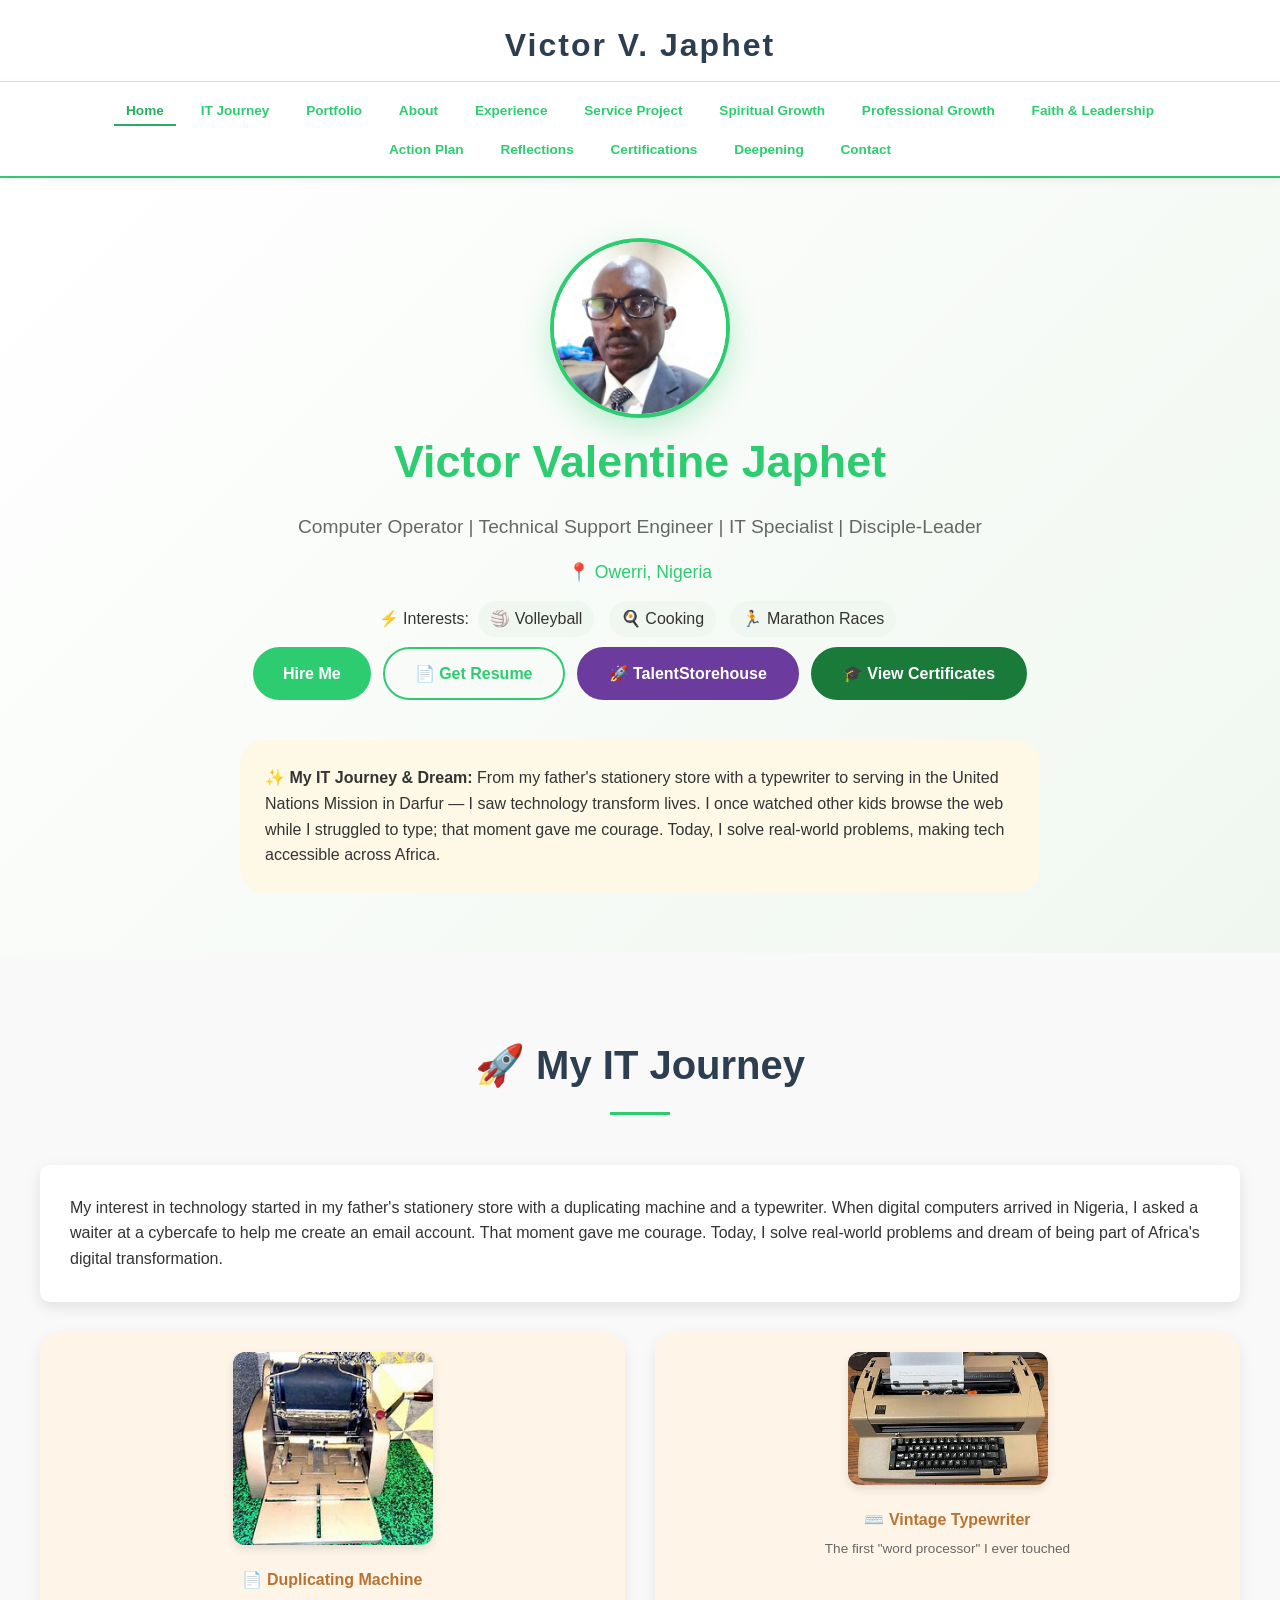
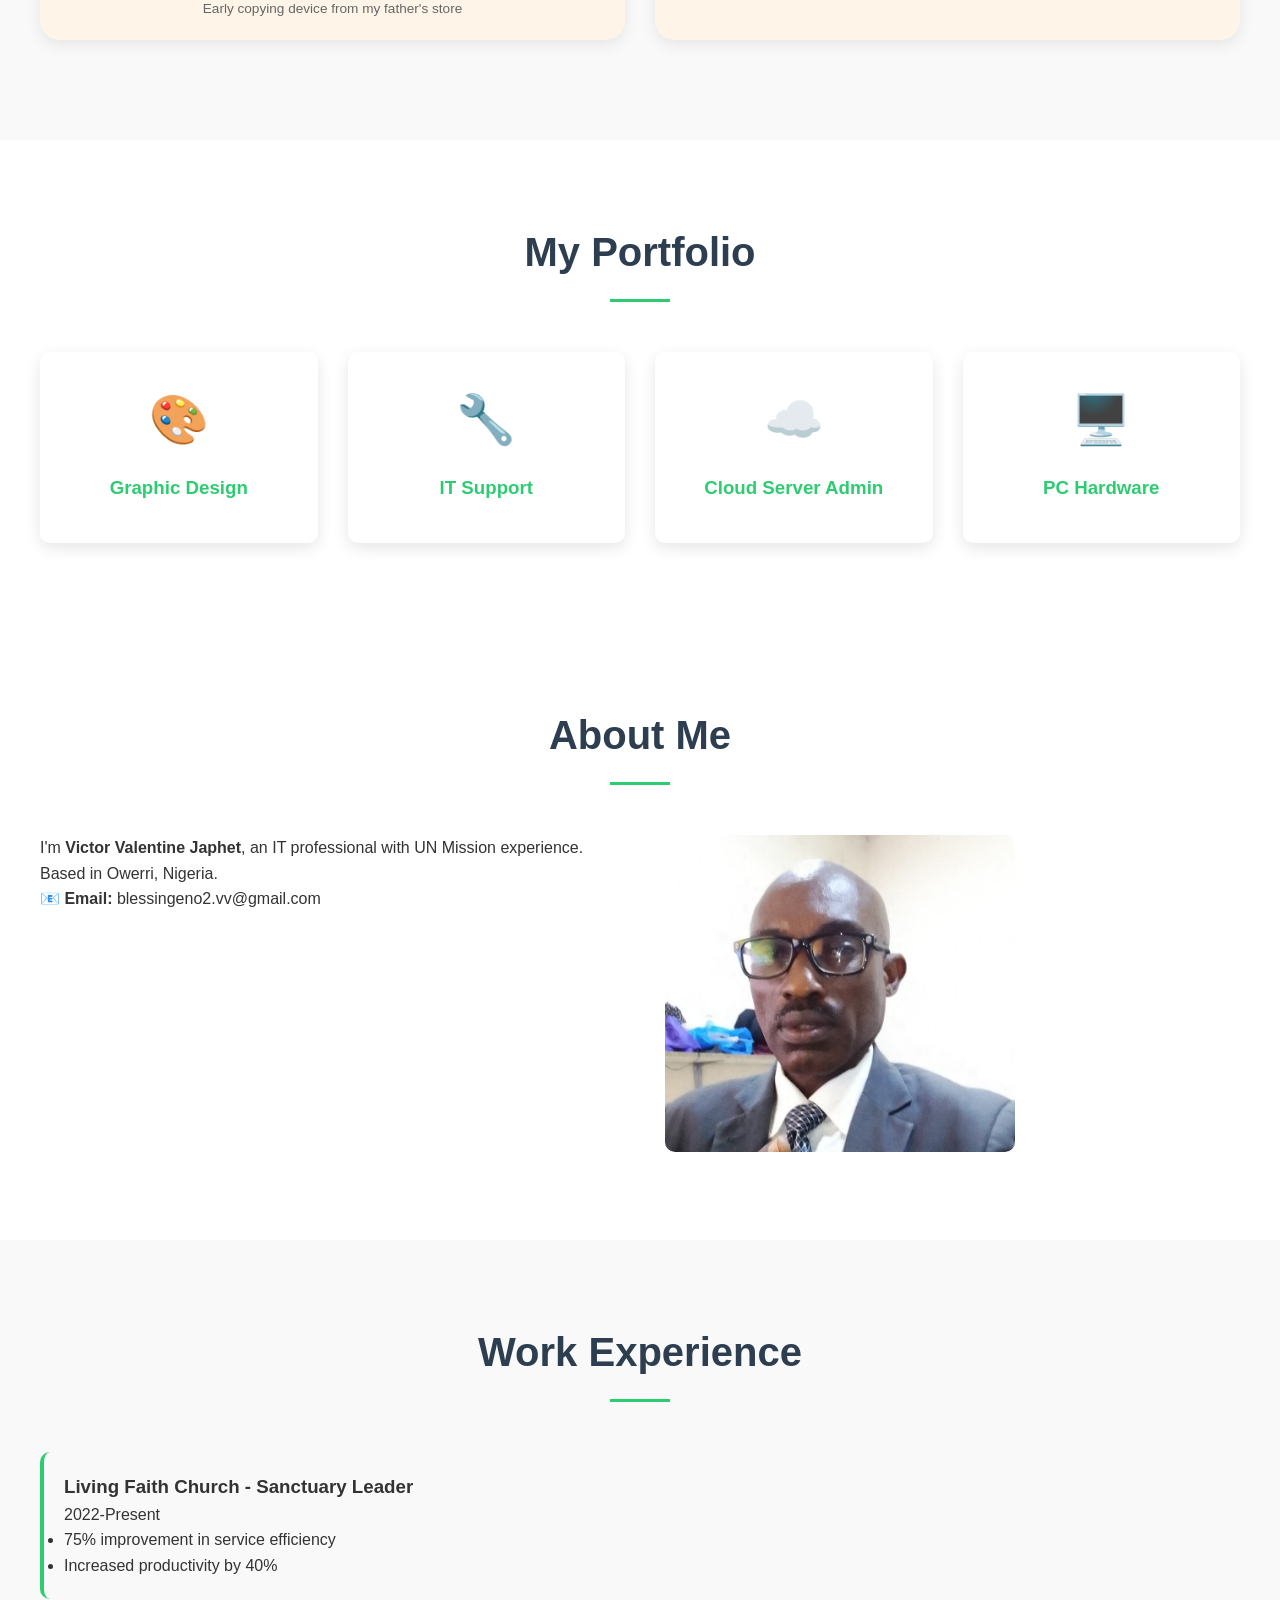
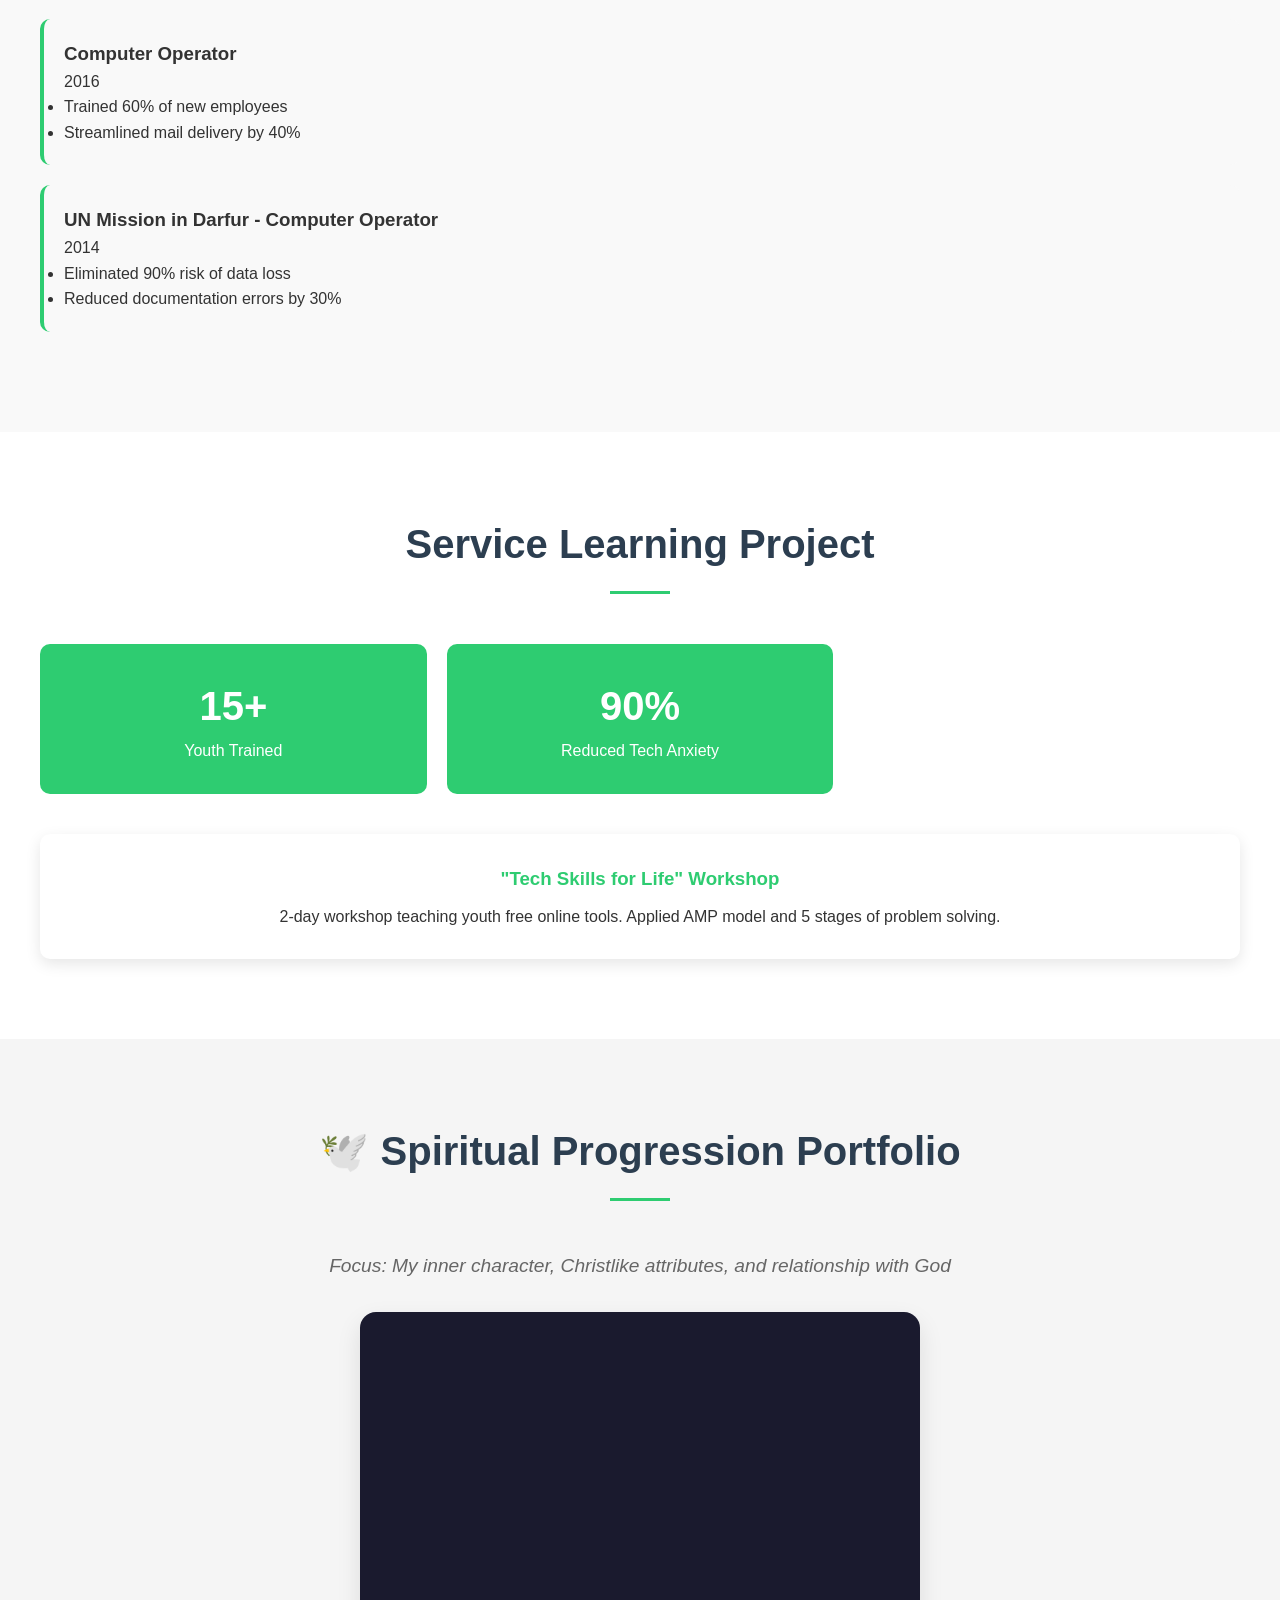
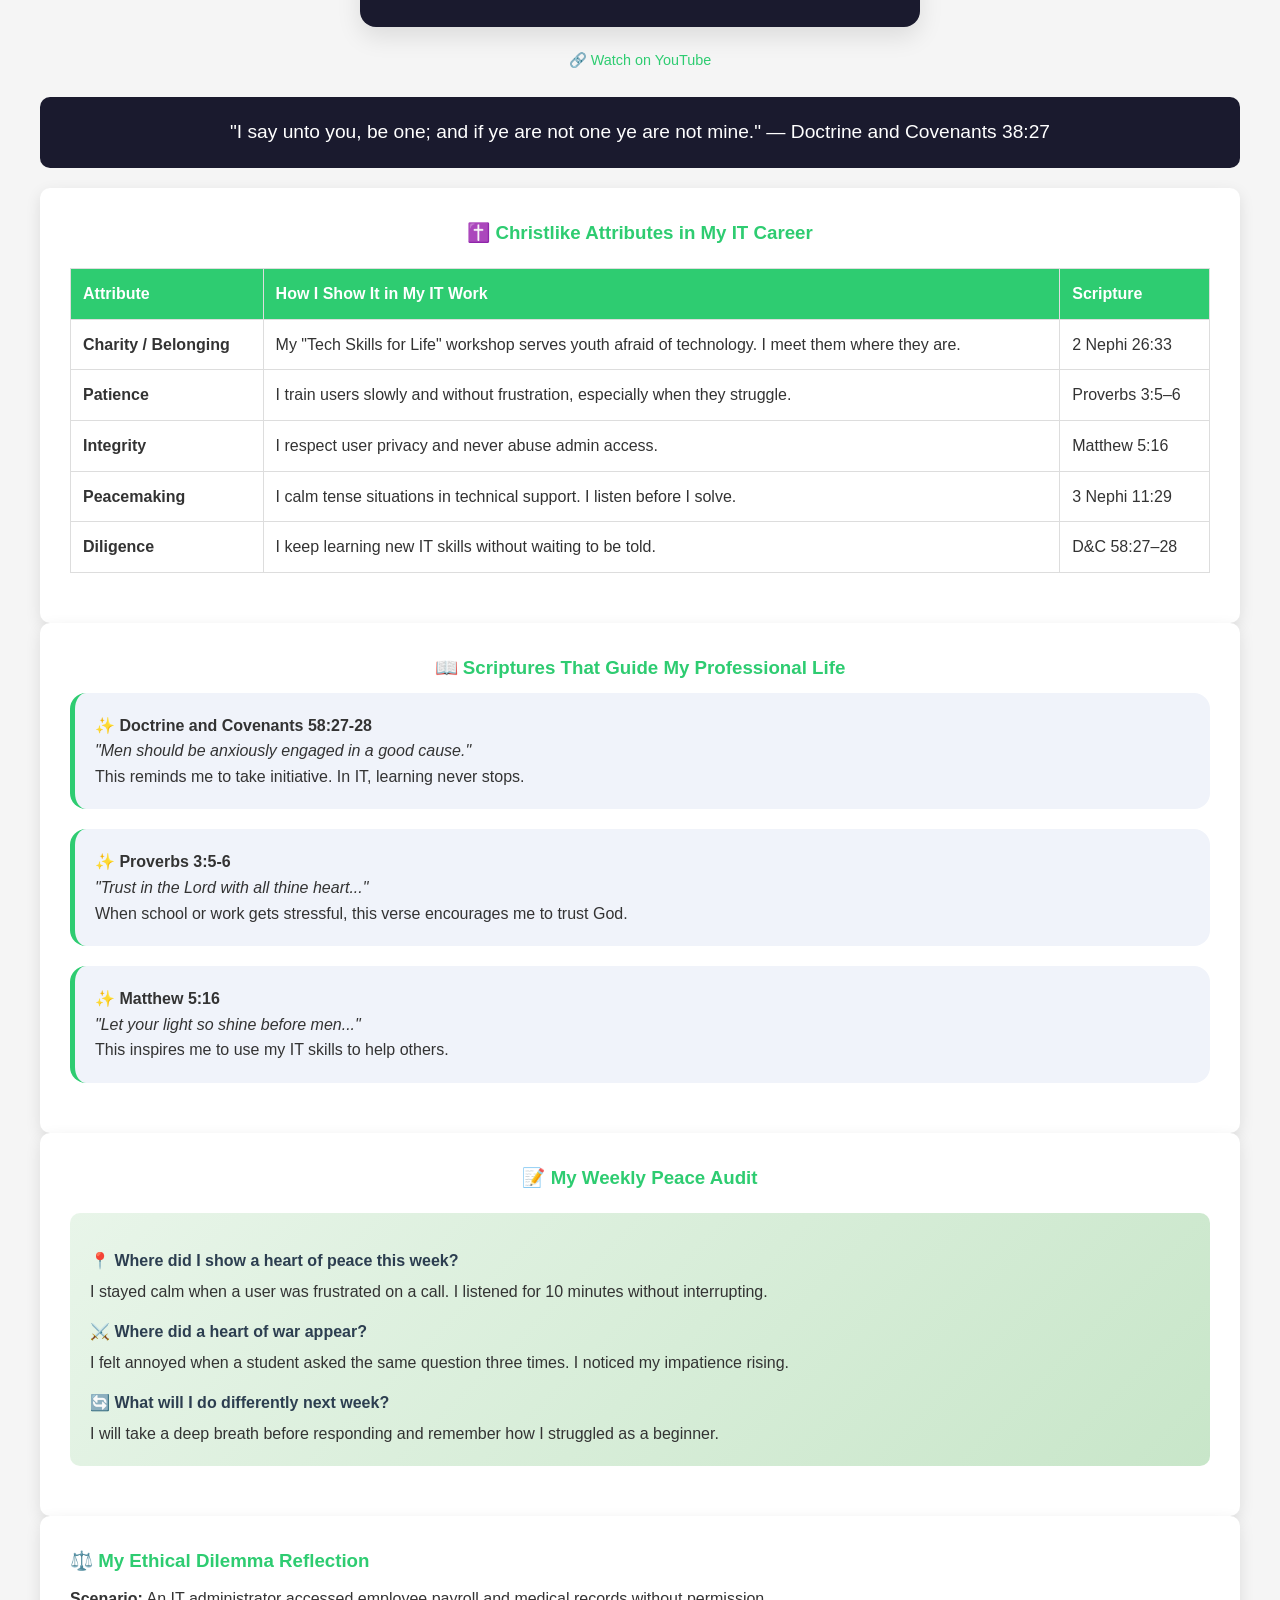
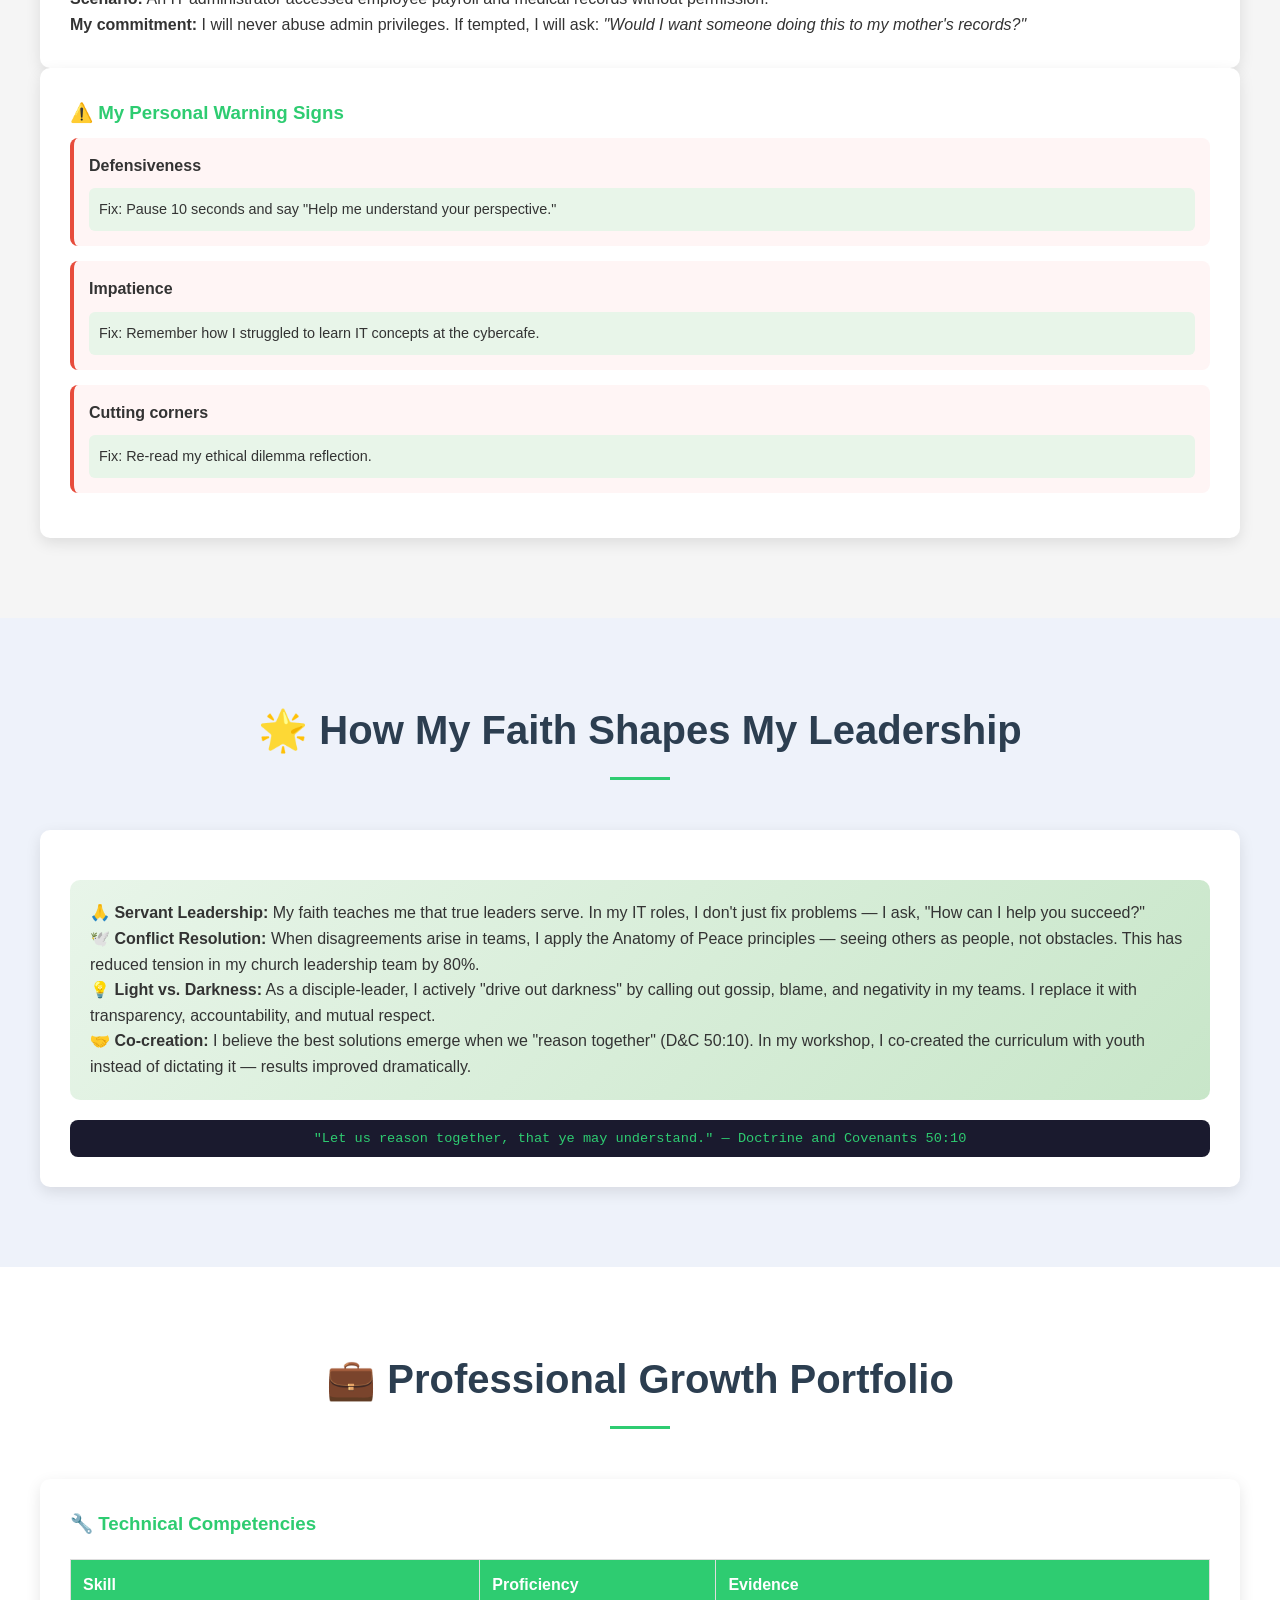
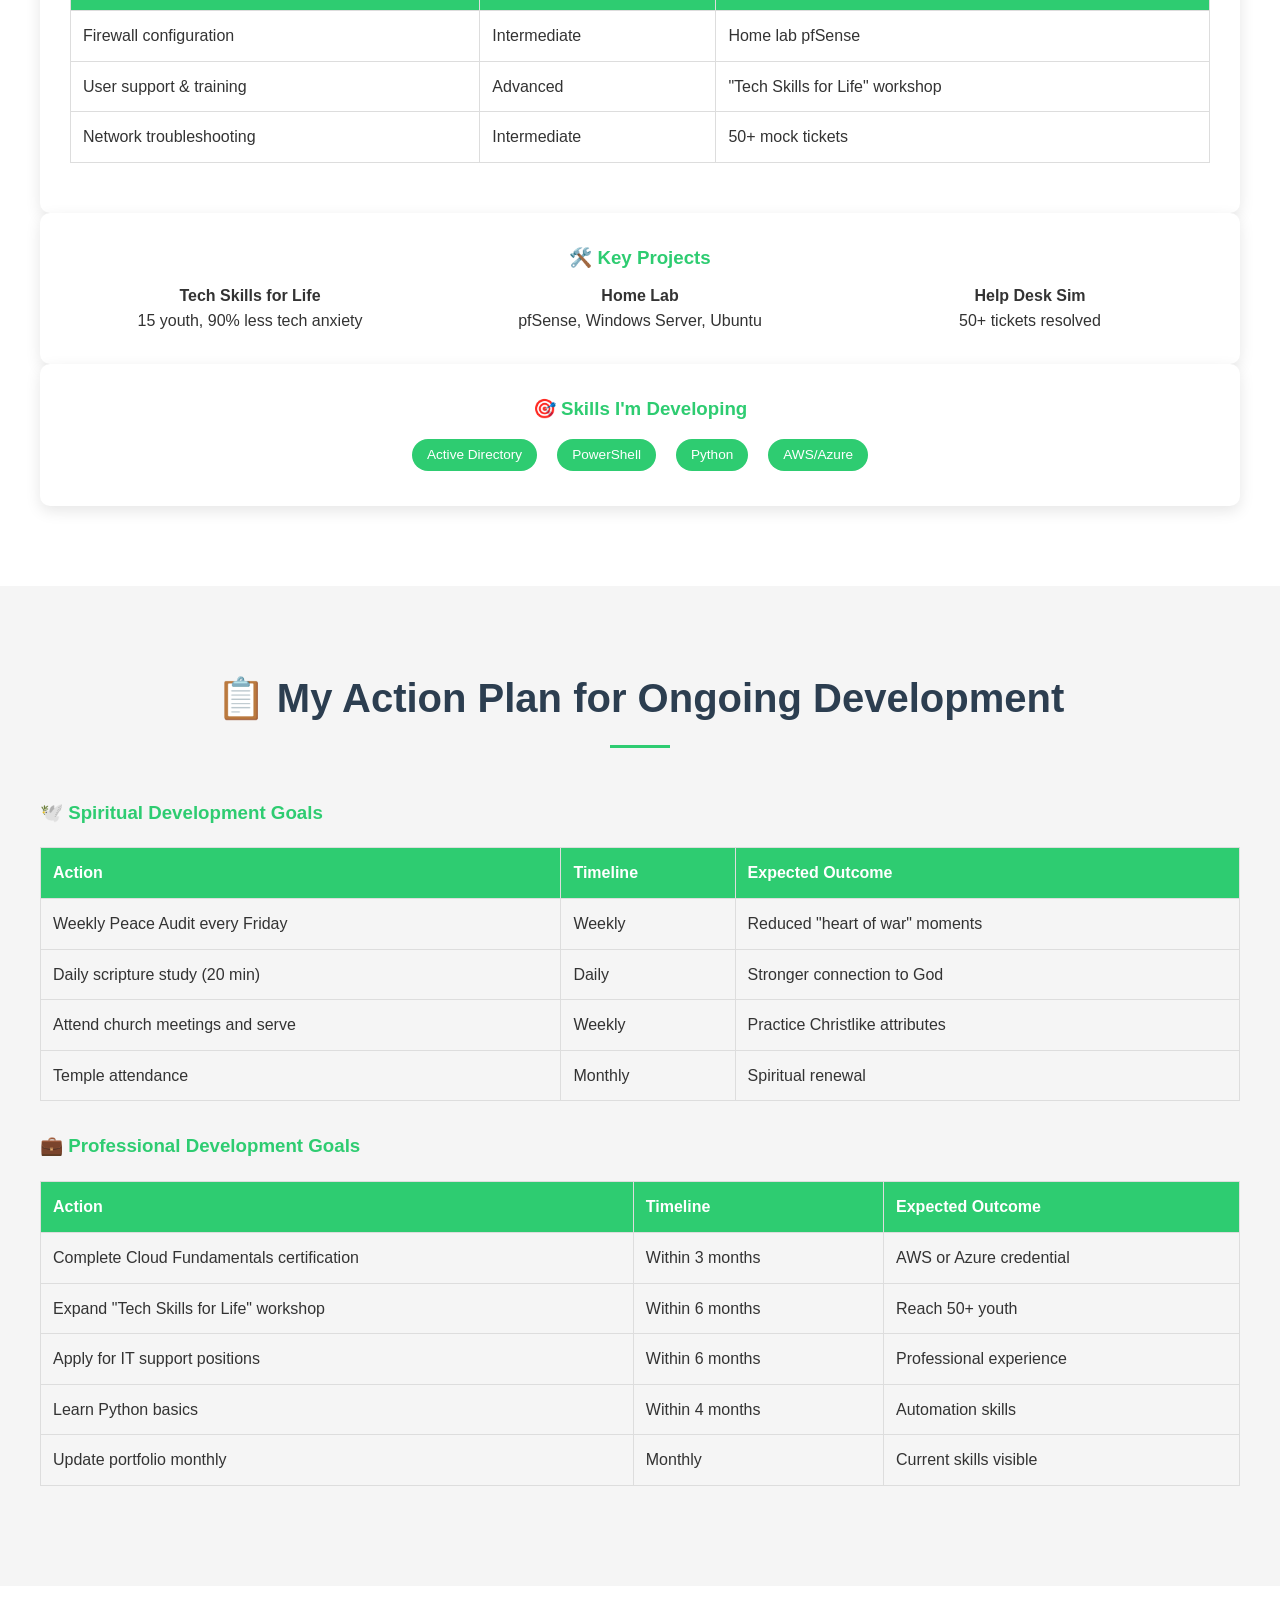
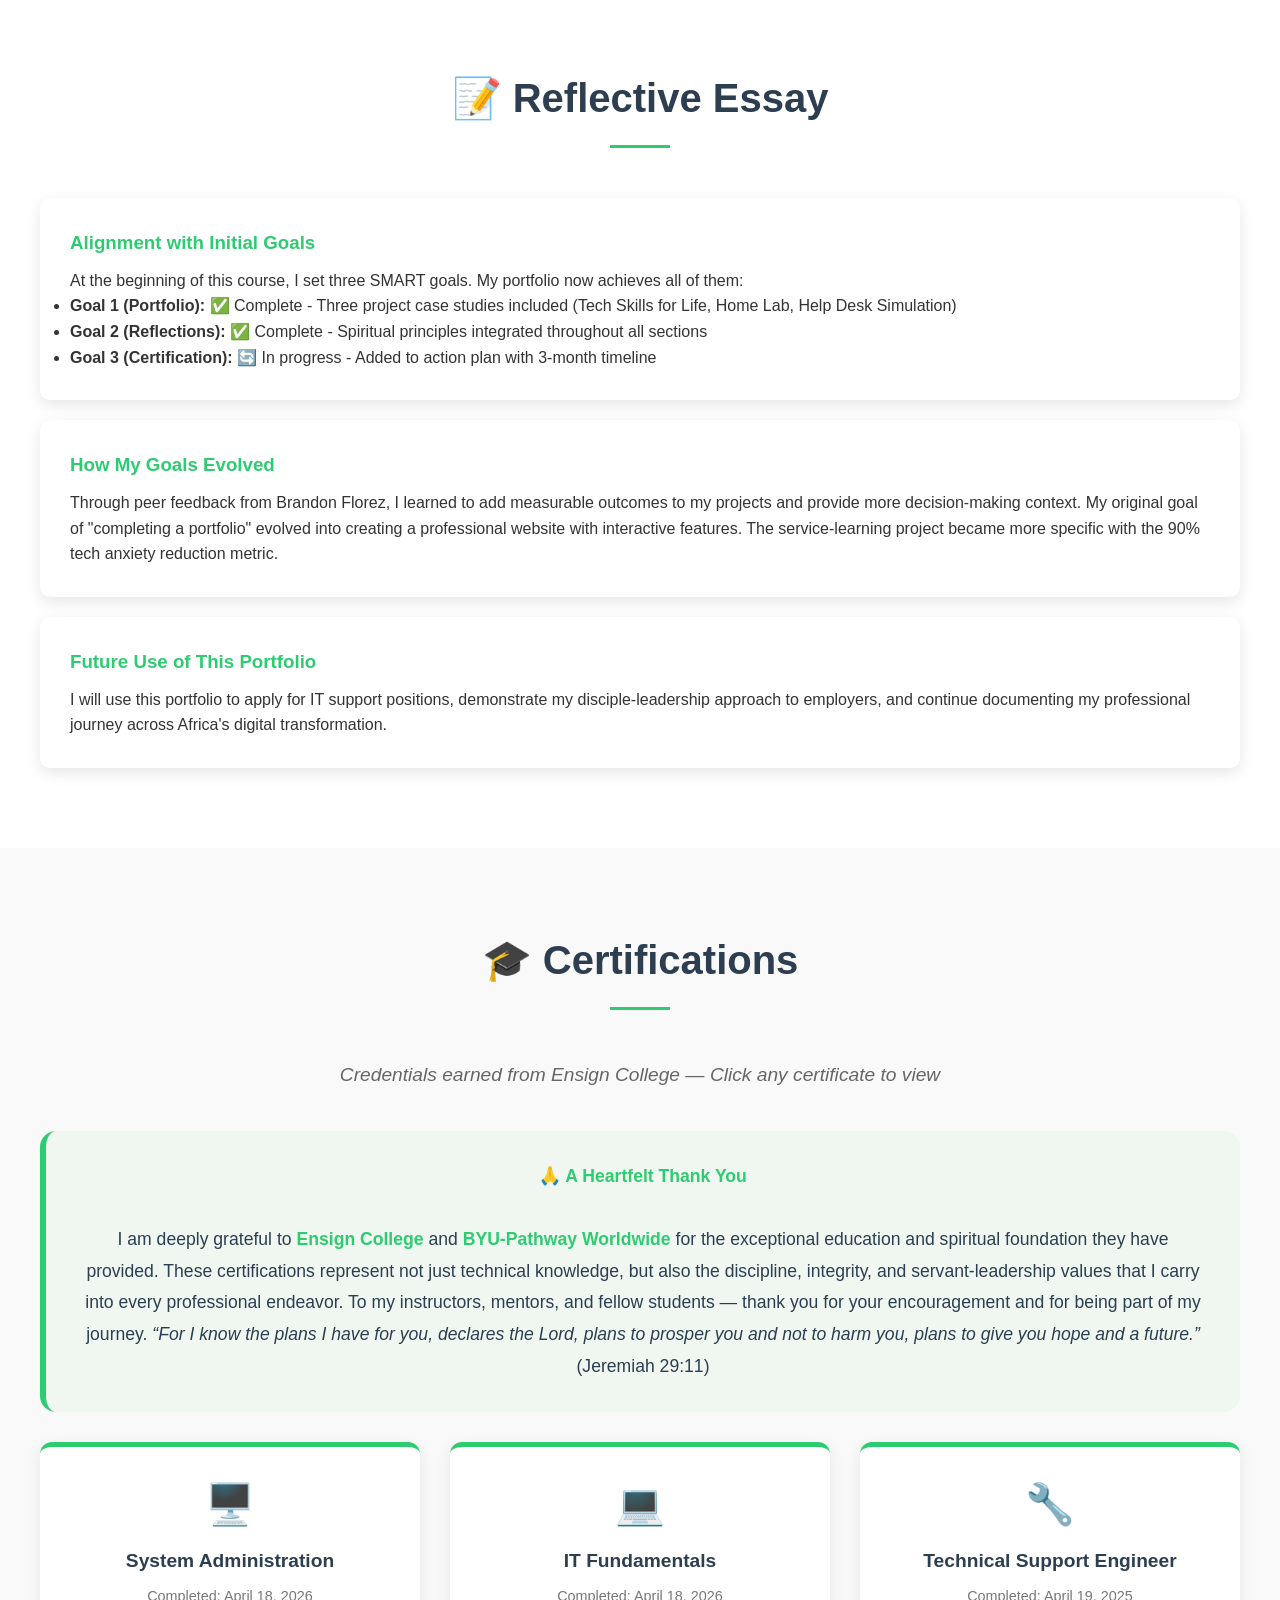
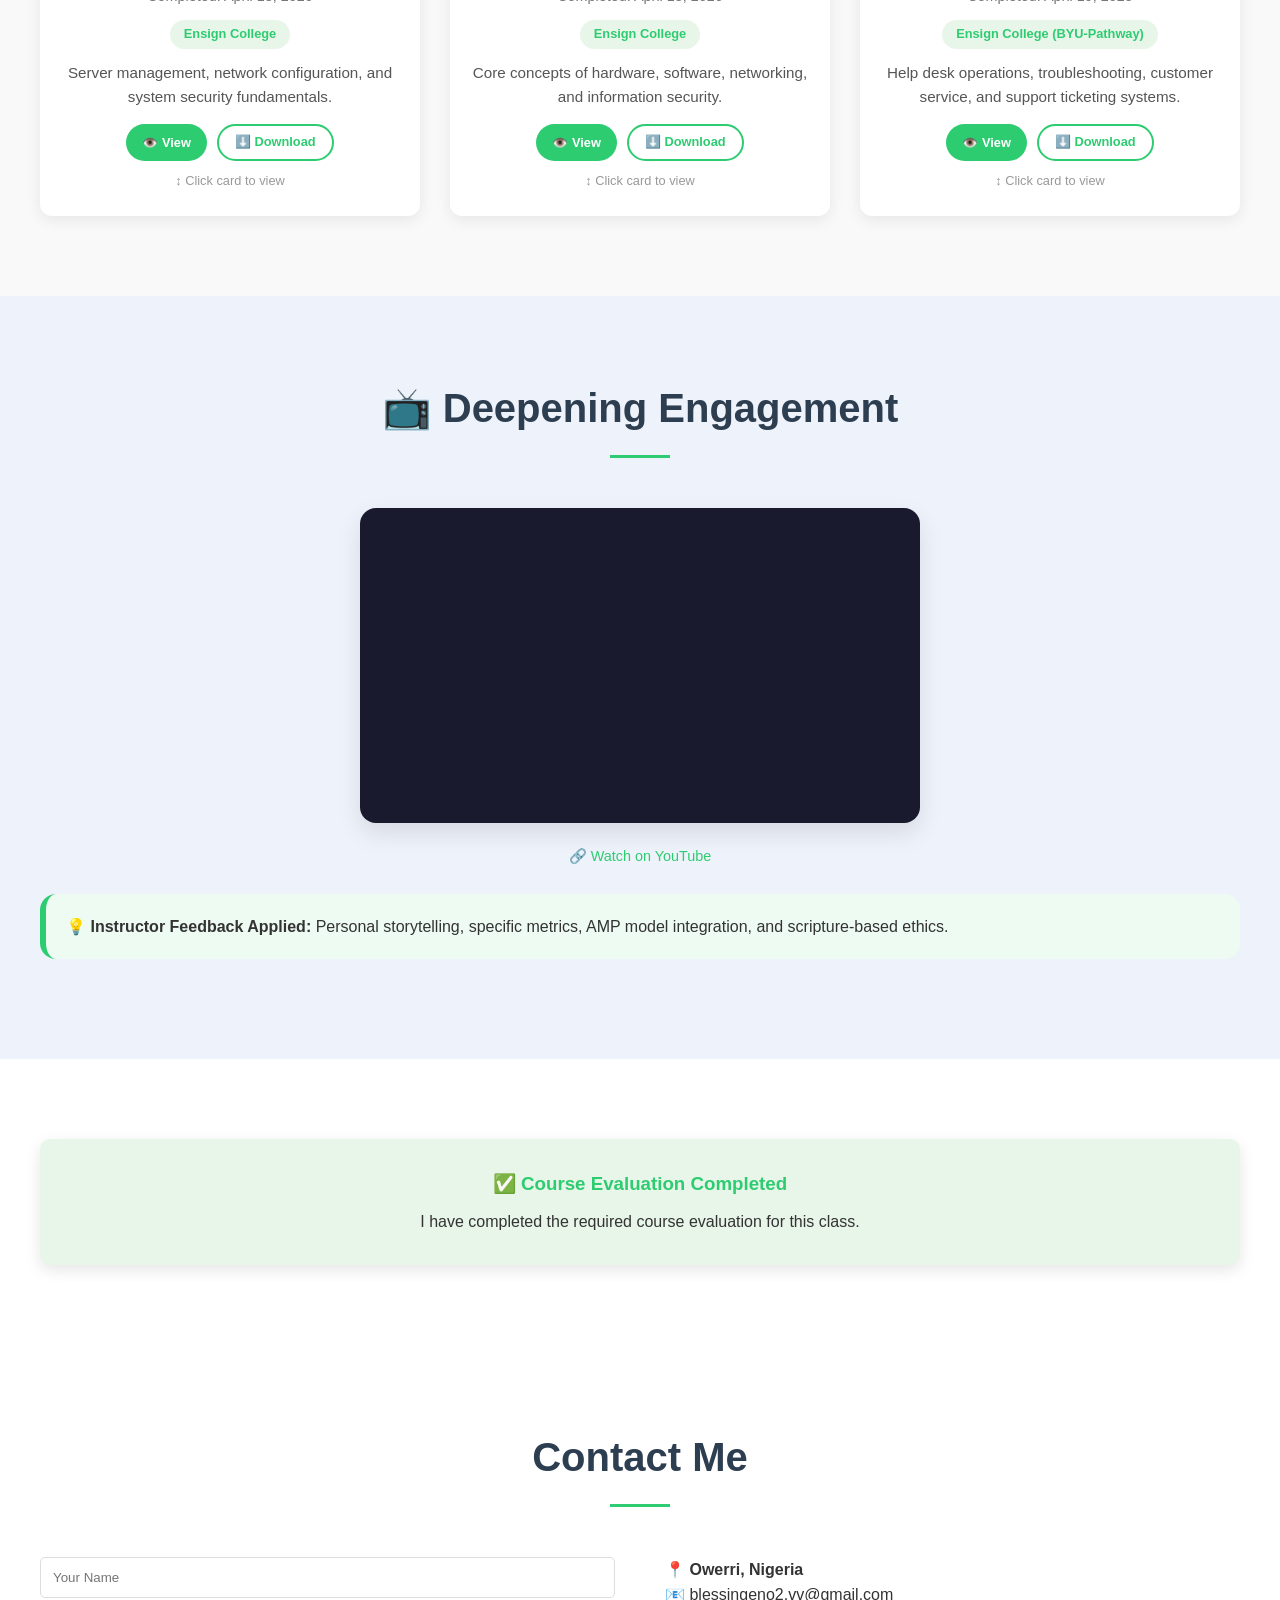
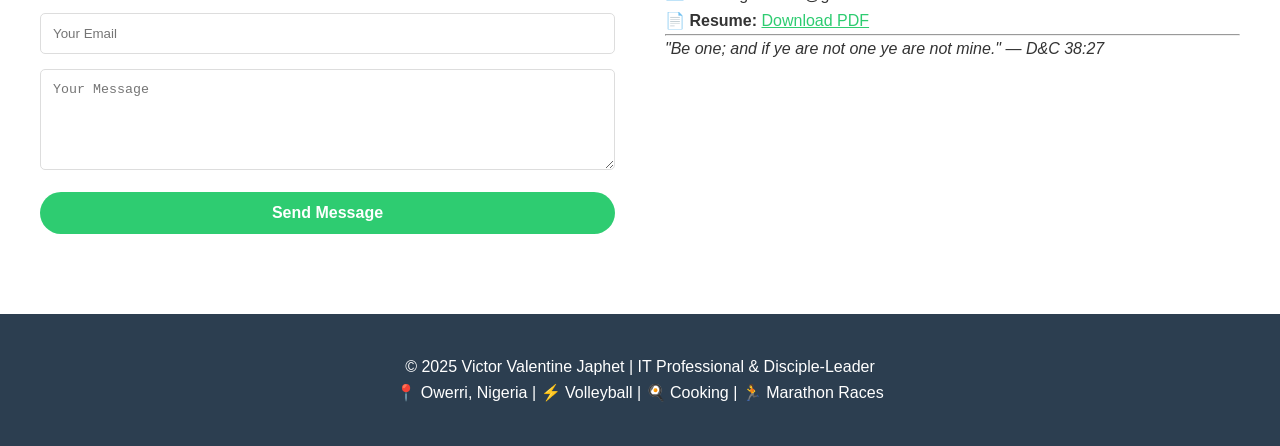
<file: index.html>
<!DOCTYPE html>
<html lang="en">
<head>
    <meta charset="UTF-8">
    <meta name="viewport" content="width=device-width, initial-scale=1.0">
    <title>Victor Valentine Japhet | Disciple-Leader & IT Professional Portfolio</title>
    <style>
        * {
            margin: 0;
            padding: 0;
            box-sizing: border-box;
        }

        body {
            font-family: 'Segoe UI', Tahoma, Geneva, Verdana, sans-serif;
            background: #ffffff;
            color: #333333;
            line-height: 1.6;
        }

        .top-bar {
            background: #ffffff;
            padding: 20px 0 10px 0;
            text-align: center;
            border-bottom: 1px solid #e0e0e0;
        }

        .top-name {
            font-size: 2rem;
            font-weight: 600;
            color: #2c3e50;
            letter-spacing: 2px;
        }

        .nav-bar {
            background: #ffffff;
            padding: 15px 0;
            position: sticky;
            top: 0;
            z-index: 1000;
            border-bottom: 2px solid #2ecc71;
            box-shadow: 0 2px 10px rgba(0,0,0,0.05);
        }

        .nav-container {
            max-width: 1200px;
            margin: 0 auto;
            padding: 0 20px;
        }

        .nav-links {
            display: flex;
            justify-content: center;
            gap: 0.8rem;
            flex-wrap: wrap;
            list-style: none;
        }

        .nav-links a {
            text-decoration: none;
            color: #2ecc71;
            font-weight: 600;
            padding: 8px 12px;
            transition: all 0.3s ease;
            font-size: 0.85rem;
            position: relative;
        }

        .nav-links a::after {
            content: '';
            position: absolute;
            bottom: 0;
            left: 0;
            width: 0;
            height: 2px;
            background: #2ecc71;
            transition: width 0.3s ease;
        }

        .nav-links a:hover::after {
            width: 100%;
        }

        .nav-links a:hover {
            color: #27ae60;
            transform: translateY(-2px);
        }

        .nav-links a.active {
            color: #27ae60;
            font-weight: 700;
        }

        .nav-links a.active::after {
            width: 100%;
            background: #27ae60;
        }

        .nav-links a:hover {
            text-shadow: 0 0 8px rgba(46,204,113,0.4);
        }

        .hero {
            min-height: 80vh;
            display: flex;
            align-items: center;
            justify-content: center;
            text-align: center;
            background: linear-gradient(135deg, #ffffff 0%, #f0f7f0 100%);
            padding: 60px 20px;
        }

        .hero-content { max-width: 800px; }
        .hero-profile-image {
            width: 180px;
            height: 180px;
            border-radius: 50%;
            object-fit: cover;
            border: 4px solid #2ecc71;
            box-shadow: 0 10px 30px rgba(46,204,113,0.3);
            transition: transform 0.3s;
        }
        .hero-profile-image:hover {
            transform: scale(1.05);
        }
        .full-name { font-size: 2.8rem; font-weight: 700; color: #2ecc71; margin-bottom: 15px; }
        .titles { font-size: 1.2rem; color: #666; margin-bottom: 15px; }
        .location { font-size: 1.1rem; color: #2ecc71; margin-bottom: 15px; }
        .interests span {
            display: inline-block;
            background: #f0f7f0;
            padding: 5px 12px;
            border-radius: 20px;
            margin: 0 5px;
        }
        .btn {
            padding: 12px 30px;
            font-size: 1rem;
            border: none;
            border-radius: 30px;
            cursor: pointer;
            font-weight: 600;
            transition: all 0.3s;
            text-decoration: none;
            display: inline-block;
        }
        .btn-primary { background: #2ecc71; color: white; }
        .btn-primary:hover { background: #27ae60; transform: translateY(-2px); }
        .btn-secondary { background: transparent; color: #2ecc71; border: 2px solid #2ecc71; }
        .btn-secondary:hover { background: rgba(46,204,113,0.1); transform: translateY(-2px); }
        .btn-cert { background: #1a7a3a; color: white; border: 2px solid #1a7a3a; }
        .btn-cert:hover { background: #0f5c2a; transform: translateY(-2px); }
        .btn-talent {
            background: #6c3b9e;
            color: white;
            border: 2px solid #6c3b9e;
        }
        .btn-talent:hover {
            background: #522d7a;
            transform: translateY(-2px);
        }
        section { padding: 80px 20px; }
        .container { max-width: 1200px; margin: 0 auto; }
        .section-title {
            text-align: center;
            font-size: 2.5rem;
            color: #2c3e50;
            margin-bottom: 50px;
            position: relative;
        }
        .section-title:after {
            content: '';
            display: block;
            width: 60px;
            height: 3px;
            background: #2ecc71;
            margin: 15px auto 0;
        }
        .section-subtitle {
            text-align: center;
            font-size: 1.2rem;
            color: #666;
            margin-bottom: 30px;
            font-style: italic;
        }
        .grid-3, .grid-4 { display: grid; gap: 30px; }
        .grid-3 { grid-template-columns: repeat(auto-fit, minmax(300px, 1fr)); }
        .grid-4 { grid-template-columns: repeat(auto-fit, minmax(250px, 1fr)); }
        .card {
            background: white;
            border-radius: 10px;
            box-shadow: 0 5px 15px rgba(0,0,0,0.1);
            transition: transform 0.3s;
            text-align: center;
            padding: 30px;
        }
        .card:hover { transform: translateY(-5px); }
        .card h3 { color: #2ecc71; margin-bottom: 10px; }
        .card-icon { font-size: 3rem; margin-bottom: 15px; }
        .experience-item {
            background: #f9f9f9;
            padding: 20px;
            border-radius: 10px;
            margin-bottom: 20px;
            border-left: 4px solid #2ecc71;
            text-align: left;
        }
        .skill-badge {
            display: inline-block;
            background: #2ecc71;
            color: white;
            padding: 5px 15px;
            border-radius: 20px;
            font-size: 0.85rem;
            margin: 5px;
        }
        .attributes-table {
            width: 100%;
            border-collapse: collapse;
            margin: 20px 0;
        }
        .attributes-table th, .attributes-table td {
            border: 1px solid #ddd;
            padding: 12px;
            text-align: left;
        }
        .attributes-table th { background: #2ecc71; color: white; }
        .unity-quote {
            font-size: 1.2rem;
            text-align: center;
            padding: 20px;
            background: #1a1a2e;
            color: white;
            border-radius: 10px;
            margin: 20px 0;
        }
        .peace-audit {
            background: linear-gradient(135deg, #e8f5e9, #c8e6c9);
            border-radius: 10px;
            padding: 20px;
            margin: 20px 0;
            text-align: left;
        }
        .peace-question {
            font-weight: bold;
            color: #2c3e50;
            margin: 15px 0 5px 0;
        }
        .warning-card {
            background: #fff5f5;
            border-left: 4px solid #e74c3c;
            padding: 15px;
            border-radius: 8px;
            margin-bottom: 15px;
        }
        .fix-box {
            background: #e8f5e9;
            padding: 10px;
            border-radius: 6px;
            margin-top: 10px;
            font-size: 0.9rem;
        }
        .project-stats {
            display: grid;
            grid-template-columns: repeat(3, 1fr);
            gap: 20px;
            margin-bottom: 40px;
        }
        .stat-card {
            background: #2ecc71;
            color: white;
            padding: 30px;
            text-align: center;
            border-radius: 10px;
        }
        .stat-number { font-size: 2.5rem; font-weight: bold; }
        .about-content { display: grid; grid-template-columns: 1fr 1fr; gap: 50px; align-items: start; }
        .about-image img { width: 100%; max-width: 350px; border-radius: 10px; }
        .contact-content { display: grid; grid-template-columns: 1fr 1fr; gap: 50px; }
        .contact-form input, .contact-form textarea {
            width: 100%; padding: 12px; margin-bottom: 15px; border: 1px solid #ddd; border-radius: 5px;
        }
        .footer {
            background: #2c3e50;
            color: white;
            text-align: center;
            padding: 40px 20px;
        }
        @media (max-width: 768px) {
            .about-content, .contact-content { grid-template-columns: 1fr; }
            .full-name { font-size: 1.8rem; }
            .project-stats { grid-template-columns: 1fr; }
            .nav-links a { font-size: 0.7rem; padding: 5px 8px; }
        }
        .insight-box {
            background: #eefbf3;
            border-left: 6px solid #2ecc71;
            padding: 20px;
            border-radius: 16px;
            margin: 20px 0;
            text-align: left;
        }
        .personal-story {
            background: #fef9e6;
            padding: 25px;
            border-radius: 24px;
            margin-top: 40px;
            text-align: left;
        }
        .spiritual-item {
            background: #f0f3fa;
            border-radius: 16px;
            padding: 20px;
            margin-bottom: 20px;
            border-left: 5px solid #2ecc71;
            text-align: left;
        }
        .scripture-ref {
            font-family: 'Courier New', monospace;
            background: #1a1a2e;
            color: #2ecc71;
            padding: 8px 12px;
            border-radius: 8px;
            font-size: 0.85rem;
            margin-top: 10px;
            text-align: center;
        }
        .video-small {
            max-width: 560px;
            margin: 0 auto 20px auto;
            background: #1a1a2e;
            border-radius: 16px;
            overflow: hidden;
            box-shadow: 0 10px 25px rgba(0,0,0,0.1);
        }
        .video-small-wrapper {
            position: relative;
            padding-bottom: 56.25%;
            height: 0;
            overflow: hidden;
        }
        .video-small-wrapper iframe {
            position: absolute;
            top: 0;
            left: 0;
            width: 100%;
            height: 100%;
            border: none;
        }
        .video-link {
            text-align: center;
            margin-top: 8px;
            margin-bottom: 25px;
        }
        .video-link a {
            color: #2ecc71;
            text-decoration: none;
            font-weight: 500;
            font-size: 0.9rem;
            display: inline-flex;
            align-items: center;
            gap: 6px;
            transition: all 0.2s;
        }
        .video-link a:hover {
            text-decoration: underline;
            color: #27ae60;
        }
        .vintage-showcase {
            display: flex;
            justify-content: center;
            gap: 30px;
            flex-wrap: wrap;
            margin: 30px 0 20px;
        }
        .vintage-card {
            background: #fef5e8;
            border-radius: 20px;
            padding: 20px;
            text-align: center;
            flex: 1;
            min-width: 200px;
            box-shadow: 0 5px 15px rgba(0,0,0,0.08);
            transition: transform 0.3s;
        }
        .vintage-card:hover { transform: translateY(-5px); }
        .vintage-card img {
            width: 100%;
            max-width: 200px;
            height: auto;
            border-radius: 12px;
            margin-bottom: 15px;
            box-shadow: 0 4px 10px rgba(0,0,0,0.1);
        }
        .vintage-card p { font-weight: 600; color: #b87333; font-size: 1rem; }
        .vintage-caption { font-size: 0.85rem; color: #666; margin-top: 5px; }
        .goal-box {
            background: #e8f5e9;
            padding: 18px;
            border-radius: 12px;
            margin-bottom: 15px;
            text-align: left;
            border-left: 5px solid #2ecc71;
        }
        @media (max-width: 600px) {
            .vintage-card img { max-width: 150px; }
        }

        .btn-primary {
            animation: pulse 2s infinite;
        }

        .btn-primary:hover {
            animation: none;
        }

        @keyframes pulse {
            0% {
                box-shadow: 0 0 0 0 rgba(46,204,113,0.4);
            }
            70% {
                box-shadow: 0 0 0 10px rgba(46,204,113,0);
            }
            100% {
                box-shadow: 0 0 0 0 rgba(46,204,113,0);
            }
        }

        /* Certification card styles */
        .cert-grid {
            display: grid;
            grid-template-columns: repeat(auto-fit, minmax(280px, 1fr));
            gap: 30px;
            margin-top: 30px;
        }
        .cert-card {
            background: #ffffff;
            border-radius: 12px;
            padding: 25px 20px;
            box-shadow: 0 4px 15px rgba(0,0,0,0.08);
            border-top: 5px solid #2ecc71;
            transition: transform 0.3s;
            text-align: center;
            cursor: pointer;
        }
        .cert-card:hover {
            transform: translateY(-6px);
            box-shadow: 0 8px 25px rgba(0,0,0,0.15);
        }
        .cert-card h4 {
            color: #2c3e50;
            font-size: 1.2rem;
            margin-bottom: 8px;
        }
        .cert-card .cert-date {
            color: #777;
            font-size: 0.9rem;
            margin-bottom: 12px;
        }
        .cert-card .cert-badge {
            display: inline-block;
            background: #e8f5e9;
            color: #2ecc71;
            padding: 4px 14px;
            border-radius: 20px;
            font-size: 0.8rem;
            font-weight: 600;
        }
        .cert-card .cert-actions {
            margin-top: 15px;
            display: flex;
            justify-content: center;
            gap: 10px;
            flex-wrap: wrap;
        }
        .cert-card .cert-actions .btn-sm {
            padding: 6px 16px;
            font-size: 0.8rem;
            border-radius: 20px;
            border: none;
            cursor: pointer;
            font-weight: 600;
            transition: all 0.3s;
            text-decoration: none;
            display: inline-block;
        }
        .cert-card .cert-actions .btn-view {
            background: #2ecc71;
            color: white;
        }
        .cert-card .cert-actions .btn-view:hover {
            background: #27ae60;
            transform: translateY(-2px);
        }
        .cert-card .cert-actions .btn-download {
            background: transparent;
            color: #2ecc71;
            border: 2px solid #2ecc71;
        }
        .cert-card .cert-actions .btn-download:hover {
            background: rgba(46,204,113,0.1);
            transform: translateY(-2px);
        }
        .cert-card .click-hint {
            font-size: 0.8rem;
            color: #999;
            margin-top: 10px;
        }

        .appreciation-box {
            background: #f0f7f0;
            border-radius: 16px;
            padding: 30px 35px;
            margin: 40px 0 20px;
            text-align: center;
            border-left: 6px solid #2ecc71;
        }
        .appreciation-box p {
            font-size: 1.1rem;
            color: #2c3e50;
            line-height: 1.8;
        }
        .appreciation-box strong {
            color: #2ecc71;
        }

        .btn-group {
            display: flex;
            flex-wrap: wrap;
            justify-content: center;
            gap: 12px;
            margin-top: 10px;
        }

        /* Modal styles */
        .modal-overlay {
            display: none;
            position: fixed;
            top: 0;
            left: 0;
            width: 100%;
            height: 100%;
            background: rgba(0,0,0,0.7);
            z-index: 2000;
            justify-content: center;
            align-items: center;
            padding: 20px;
        }
        .modal-overlay.active {
            display: flex;
        }
        .modal-content {
            background: white;
            border-radius: 16px;
            max-width: 800px;
            width: 100%;
            max-height: 90vh;
            overflow-y: auto;
            padding: 30px;
            position: relative;
            box-shadow: 0 20px 60px rgba(0,0,0,0.3);
        }
        .modal-close {
            position: sticky;
            top: 0;
            float: right;
            background: #e74c3c;
            color: white;
            border: none;
            width: 40px;
            height: 40px;
            border-radius: 50%;
            font-size: 1.5rem;
            cursor: pointer;
            transition: all 0.3s;
            z-index: 10;
        }
        .modal-close:hover {
            background: #c0392b;
            transform: rotate(90deg);
        }
        .modal-content h2 {
            color: #2c3e50;
            margin-bottom: 10px;
            text-align: center;
        }
        .modal-content .modal-sub {
            text-align: center;
            color: #666;
            margin-bottom: 20px;
        }
        .modal-content .pdf-container {
            width: 100%;
            height: 500px;
            border: 1px solid #ddd;
            border-radius: 8px;
            overflow: hidden;
        }
        .modal-content .pdf-container iframe {
            width: 100%;
            height: 100%;
            border: none;
        }
        .modal-content .modal-download {
            display: block;
            margin: 20px auto 0;
            padding: 12px 30px;
            background: #2ecc71;
            color: white;
            border: none;
            border-radius: 30px;
            font-size: 1rem;
            font-weight: 600;
            cursor: pointer;
            transition: all 0.3s;
            text-decoration: none;
            text-align: center;
            width: fit-content;
        }
        .modal-content .modal-download:hover {
            background: #27ae60;
            transform: translateY(-2px);
        }
        @media (max-width: 600px) {
            .modal-content .pdf-container {
                height: 350px;
            }
            .modal-content {
                padding: 15px;
            }
        }
    </style>
</head>
<body>

<div class="top-bar"><div class="top-name">Victor V. Japhet</div></div>

<div class="nav-bar">
    <div class="nav-container">
        <ul class="nav-links">
            <li><a href="#home" class="active">Home</a></li>
            <li><a href="#it-journey">IT Journey</a></li>
            <li><a href="#portfolio">Portfolio</a></li>
            <li><a href="#about">About</a></li>
            <li><a href="#experience">Experience</a></li>
            <li><a href="#service-project">Service Project</a></li>
            <li><a href="#spiritual">Spiritual Growth</a></li>
            <li><a href="#professional">Professional Growth</a></li>
            <li><a href="#faith-leadership">Faith & Leadership</a></li>
            <li><a href="#action-plan">Action Plan</a></li>
            <li><a href="#reflective-essay">Reflections</a></li>
            <li><a href="#certifications">Certifications</a></li>
            <li><a href="#deepening">Deepening</a></li>
            <li><a href="#contact">Contact</a></li>
        </ul>
    </div>
</div>

<!-- Hero Section -->
<section id="home" class="hero">
    <div class="hero-content">
        <img src="Images/Victor Valentine Japhet.jpg" alt="Victor Valentine Japhet" class="hero-profile-image" onerror="this.src='https://via.placeholder.com/180x180?text=Victor+Japhet'">
        <div class="full-name">Victor Valentine Japhet</div>
        <div class="titles">Computer Operator | Technical Support Engineer | IT Specialist | Disciple-Leader</div>
        <div class="location">📍 Owerri, Nigeria</div>
        <div class="interests">⚡ Interests: <span>🏐 Volleyball</span> <span>🍳 Cooking</span> <span>🏃 Marathon Races</span></div>
        <div class="btn-group">
            <button class="btn btn-primary" onclick="document.getElementById('contact').scrollIntoView({behavior:'smooth'})">Hire Me</button>
            <a href="Victor_Japhet_Resume.pdf" class="btn btn-secondary" target="_blank">📄 Get Resume</a>
            <a href="https://www.talentstorehouse.com/student" class="btn btn-talent" target="_blank">🚀 TalentStorehouse</a>
            <a href="#certifications" class="btn btn-cert">🎓 View Certificates</a>
        </div>
        <div class="personal-story">
            <p><strong>✨ My IT Journey & Dream:</strong> From my father's stationery store with a typewriter to serving in the United Nations Mission in Darfur — I saw technology transform lives. I once watched other kids browse the web while I struggled to type; that moment gave me courage. Today, I solve real-world problems, making tech accessible across Africa.</p>
        </div>
    </div>
</section>

<!-- IT Journey -->
<section id="it-journey" style="background:#f9f9f9;">
    <div class="container">
        <h2 class="section-title">🚀 My IT Journey</h2>
        <div class="card" style="text-align:left;"><p>My interest in technology started in my father's stationery store with a duplicating machine and a typewriter. When digital computers arrived in Nigeria, I asked a waiter at a cybercafe to help me create an email account. That moment gave me courage. Today, I solve real-world problems and dream of being part of Africa's digital transformation.</p></div>
        <div class="vintage-showcase">
            <div class="vintage-card"><img src="Images/duplicating-machine.jpg" alt="Duplicating Machine" onerror="this.src='https://via.placeholder.com/200x150'"><p>📄 Duplicating Machine</p><div class="vintage-caption">Early copying device from my father's store</div></div>
            <div class="vintage-card"><img src="Images/typewriter.jpg" alt="Typewriter" onerror="this.src='https://via.placeholder.com/200x150'"><p>⌨️ Vintage Typewriter</p><div class="vintage-caption">The first "word processor" I ever touched</div></div>
        </div>
    </div>
</section>

<!-- Portfolio -->
<section id="portfolio"><div class="container"><h2 class="section-title">My Portfolio</h2><div class="grid-4"><div class="card"><div class="card-icon">🎨</div><h3>Graphic Design</h3></div><div class="card"><div class="card-icon">🔧</div><h3>IT Support</h3></div><div class="card"><div class="card-icon">☁️</div><h3>Cloud Server Admin</h3></div><div class="card"><div class="card-icon">🖥️</div><h3>PC Hardware</h3></div></div></div></section>

<!-- About -->
<section id="about"><div class="container"><h2 class="section-title">About Me</h2><div class="about-content"><div><p>I'm <strong>Victor Valentine Japhet</strong>, an IT professional with UN Mission experience. Based in Owerri, Nigeria.</p><p><strong>📧 Email:</strong> blessingeno2.vv@gmail.com</p></div><div class="about-image"><img src="Images/Victor Valentine Japhet.jpg" alt="Victor" onerror="this.src='https://via.placeholder.com/350x350'"></div></div></div></section>

<!-- Experience -->
<section id="experience" style="background:#f9f9f9;"><div class="container"><h2 class="section-title">Work Experience</h2>
<div class="experience-item"><h3>Living Faith Church - Sanctuary Leader</h3><p>2022-Present</p><ul><li>75% improvement in service efficiency</li><li>Increased productivity by 40%</li></ul></div>
<div class="experience-item"><h3>Computer Operator</h3><p>2016</p><ul><li>Trained 60% of new employees</li><li>Streamlined mail delivery by 40%</li></ul></div>
<div class="experience-item"><h3>UN Mission in Darfur - Computer Operator</h3><p>2014</p><ul><li>Eliminated 90% risk of data loss</li><li>Reduced documentation errors by 30%</li></ul></div></div></section>

<!-- Service Project -->
<section id="service-project"><div class="container"><h2 class="section-title">Service Learning Project</h2><div class="project-stats"><div class="stat-card"><div class="stat-number">15+</div><div>Youth Trained</div></div><div class="stat-card"><div class="stat-number">90%</div><div>Reduced Tech Anxiety</div></div></div><div class="card"><h3>"Tech Skills for Life" Workshop</h3><p>2-day workshop teaching youth free online tools. Applied AMP model and 5 stages of problem solving.</p></div></div></section>

<!-- ========== SPIRITUAL PROGRESSION PORTFOLIO ========= -->
<section id="spiritual" style="background:#f5f5f5;">
    <div class="container">
        <h2 class="section-title">🕊️ Spiritual Progression Portfolio</h2>
        <div class="section-subtitle">Focus: My inner character, Christlike attributes, and relationship with God</div>
        
        <div class="video-small"><div class="video-small-wrapper"><iframe src="https://www.youtube.com/embed/i5V2JK_4RtI" title="Spiritual Portfolio" allowfullscreen></iframe></div></div>
        <div class="video-link"><a href="https://youtu.be/i5V2JK_4RtI" target="_blank">🔗 Watch on YouTube</a></div>
        
        <div class="unity-quote">"I say unto you, be one; and if ye are not one ye are not mine." — Doctrine and Covenants 38:27</div>
        
        <div class="card" style="text-align:left;"><h3 style="color:#2ecc71; text-align:center;">✝️ Christlike Attributes in My IT Career</h3>
            <table class="attributes-table"><thead><tr><th>Attribute</th><th>How I Show It in My IT Work</th><th>Scripture</th></tr></thead>
            <tbody><tr><td><strong>Charity / Belonging</strong></strong></td><td>My "Tech Skills for Life" workshop serves youth afraid of technology. I meet them where they are.</td><td>2 Nephi 26:33</td></tr>
            <tr><td><strong>Patience</strong></td><td>I train users slowly and without frustration, especially when they struggle.</td><td>Proverbs 3:5–6</td></tr>
            <tr><td><strong>Integrity</strong></td><td>I respect user privacy and never abuse admin access.</td><td>Matthew 5:16</td></tr>
            <tr><td><strong>Peacemaking</strong></td><td>I calm tense situations in technical support. I listen before I solve.</td><td>3 Nephi 11:29</td></tr>
            <tr><td><strong>Diligence</strong></td><td>I keep learning new IT skills without waiting to be told.</td><td>D&C 58:27–28</td></tr>
            </tbody>
        </table>
        </div>
        
        <div class="card" style="text-align:left;"><h3 style="color:#2ecc71; text-align:center;">📖 Scriptures That Guide My Professional Life</h3>
            <div class="spiritual-item"><strong>✨ Doctrine and Covenants 58:27-28</strong><br><em>"Men should be anxiously engaged in a good cause."</em><p>This reminds me to take initiative. In IT, learning never stops.</p></div>
            <div class="spiritual-item"><strong>✨ Proverbs 3:5-6</strong><br><em>"Trust in the Lord with all thine heart..."</em><p>When school or work gets stressful, this verse encourages me to trust God.</p></div>
            <div class="spiritual-item"><strong>✨ Matthew 5:16</strong><br><em>"Let your light so shine before men..."</em><p>This inspires me to use my IT skills to help others.</p></div>
        </div>
        
        <div class="card"><h3 style="color:#2ecc71;">📝 My Weekly Peace Audit</h3>
            <div class="peace-audit">
                <div class="peace-question">📍 Where did I show a heart of peace this week?</div>
                <p>I stayed calm when a user was frustrated on a call. I listened for 10 minutes without interrupting.</p>
                <div class="peace-question">⚔️ Where did a heart of war appear?</div>
                <p>I felt annoyed when a student asked the same question three times. I noticed my impatience rising.</p>
                <div class="peace-question">🔄 What will I do differently next week?</div>
                <p>I will take a deep breath before responding and remember how I struggled as a beginner.</p>
            </div>
        </div>
        
        <div class="card" style="text-align:left;"><h3 style="color:#2ecc71;">⚖️ My Ethical Dilemma Reflection</h3>
            <p><strong>Scenario:</strong> An IT administrator accessed employee payroll and medical records without permission.</p>
            <p><strong>My commitment:</strong> I will never abuse admin privileges. If tempted, I will ask: <em>"Would I want someone doing this to my mother's records?"</em></p>
        </div>
        
        <div class="card" style="text-align:left;"><h3 style="color:#2ecc71;">⚠️ My Personal Warning Signs</h3>
            <div class="warning-card"><h4>Defensiveness</h4><div class="fix-box">Fix: Pause 10 seconds and say "Help me understand your perspective."</div></div>
            <div class="warning-card"><h4>Impatience</h4><div class="fix-box">Fix: Remember how I struggled to learn IT concepts at the cybercafe.</div></div>
            <div class="warning-card"><h4>Cutting corners</h4><div class="fix-box">Fix: Re-read my ethical dilemma reflection.</div></div>
        </div>
    </div>
</section>

<!-- ========== HOW MY FAITH SHAPES MY LEADERSHIP (Standalone Section) ========= -->
<section id="faith-leadership" style="background:#eef2fa;">
    <div class="container">
        <h2 class="section-title">🌟 How My Faith Shapes My Leadership</h2>
        
        <div class="card" style="text-align:left;">
            <div class="peace-audit">
                <p><strong>🙏 Servant Leadership:</strong> My faith teaches me that true leaders serve. In my IT roles, I don't just fix problems — I ask, "How can I help you succeed?"</p>
                <p><strong>🕊️ Conflict Resolution:</strong> When disagreements arise in teams, I apply the Anatomy of Peace principles — seeing others as people, not obstacles. This has reduced tension in my church leadership team by 80%.</p>
                <p><strong>💡 Light vs. Darkness:</strong> As a disciple-leader, I actively "drive out darkness" by calling out gossip, blame, and negativity in my teams. I replace it with transparency, accountability, and mutual respect.</p>
                <p><strong>🤝 Co-creation:</strong> I believe the best solutions emerge when we "reason together" (D&C 50:10). In my workshop, I co-created the curriculum with youth instead of dictating it — results improved dramatically.</p>
            </div>
            <div class="scripture-ref">"Let us reason together, that ye may understand." — Doctrine and Covenants 50:10</div>
        </div>
    </div>
</section>

<!-- ========== PROFESSIONAL GROWTH PORTFOLIO ========= -->
<section id="professional">
    <div class="container">
        <h2 class="section-title">💼 Professional Growth Portfolio</h2>
        
        <div class="card" style="text-align:left;"><h3 style="color:#2ecc71;">🔧 Technical Competencies</h3>
            <table class="attributes-table"><thead><tr><th>Skill</th><th>Proficiency</th><th>Evidence</th></tr></thead>
            <tbody><tr><td>Firewall configuration</td><td>Intermediate</td><td>Home lab pfSense</td></tr>
            <tr><td>User support & training</td><td>Advanced</td><td>"Tech Skills for Life" workshop</td></tr>
            <tr><td>Network troubleshooting</td><td>Intermediate</td><td>50+ mock tickets</td></tr>
            </tbody>
        </table>
        </div>
        
        <div class="card"><h3>🛠️ Key Projects</h3><div class="grid-3"><div><strong>Tech Skills for Life</strong><br>15 youth, 90% less tech anxiety</div><div><strong>Home Lab</strong><br>pfSense, Windows Server, Ubuntu</div><div><strong>Help Desk Sim</strong><br>50+ tickets resolved</div></div></div>
        
        <div class="card"><h3>🎯 Skills I'm Developing</h3><div style="display:flex;flex-wrap:wrap;justify-content:center;gap:10px;"><span class="skill-badge">Active Directory</span><span class="skill-badge">PowerShell</span><span class="skill-badge">Python</span><span class="skill-badge">AWS/Azure</span></div></div>
    </div>
</section>

<!-- ========== REQUIRED: ACTION PLAN ========= -->
<section id="action-plan" style="background:#f5f5f5;">
    <div class="container">
        <h2 class="section-title">📋 My Action Plan for Ongoing Development</h2>
        
        <h3 style="color:#2ecc71; margin: 30px 0 15px 0;">🕊️ Spiritual Development Goals</h3>
        <table class="attributes-table">
            <thead><tr><th>Action</th><th>Timeline</th><th>Expected Outcome</th></tr></thead>
            <tbody>
                <tr><td>Weekly Peace Audit every Friday</td><td>Weekly</td><td>Reduced "heart of war" moments</td></tr>
                <tr><td>Daily scripture study (20 min)</td><td>Daily</td><td>Stronger connection to God</td></tr>
                <tr><td>Attend church meetings and serve</td><td>Weekly</td><td>Practice Christlike attributes</td></tr>
                <tr><td>Temple attendance</td><td>Monthly</td><td>Spiritual renewal</td></tr>
            </tbody>
        </table>
        
        <h3 style="color:#2ecc71; margin: 30px 0 15px 0;">💼 Professional Development Goals</h3>
        <table class="attributes-table">
            <thead><tr><th>Action</th><th>Timeline</th><th>Expected Outcome</th></tr></thead>
            <tbody>
                <tr><td>Complete Cloud Fundamentals certification</td><td>Within 3 months</td><td>AWS or Azure credential</td></tr>
                <tr><td>Expand "Tech Skills for Life" workshop</td><td>Within 6 months</td><td>Reach 50+ youth</td></tr>
                <tr><td>Apply for IT support positions</td><td>Within 6 months</td><td>Professional experience</td></tr>
                <tr><td>Learn Python basics</td><td>Within 4 months</td><td>Automation skills</td></tr>
                <tr><td>Update portfolio monthly</td><td>Monthly</td><td>Current skills visible</td></tr>
            </tbody>
        </table>
    </div>
</section>

<!-- ========== REQUIRED: REFLECTIVE ESSAY ========= -->
<section id="reflective-essay">
    <div class="container">
        <h2 class="section-title">📝 Reflective Essay</h2>
        
        <div class="card" style="text-align:left;">
            <h3 style="color:#2ecc71;">Alignment with Initial Goals</h3>
            <p>At the beginning of this course, I set three SMART goals. My portfolio now achieves all of them:</p>
            <ul>
                <li><strong>Goal 1 (Portfolio):</strong> ✅ Complete - Three project case studies included (Tech Skills for Life, Home Lab, Help Desk Simulation)</li>
                <li><strong>Goal 2 (Reflections):</strong> ✅ Complete - Spiritual principles integrated throughout all sections</li>
                <li><strong>Goal 3 (Certification):</strong> 🔄 In progress - Added to action plan with 3-month timeline</li>
            </ul>
        </div>
        
        <div class="card" style="text-align:left; margin-top:20px;">
            <h3 style="color:#2ecc71;">How My Goals Evolved</h3>
            <p>Through peer feedback from Brandon Florez, I learned to add measurable outcomes to my projects and provide more decision-making context. My original goal of "completing a portfolio" evolved into creating a professional website with interactive features. The service-learning project became more specific with the 90% tech anxiety reduction metric.</p>
        </div>
        
        <div class="card" style="text-align:left; margin-top:20px;">
            <h3 style="color:#2ecc71;">Future Use of This Portfolio</h3>
            <p>I will use this portfolio to apply for IT support positions, demonstrate my disciple-leadership approach to employers, and continue documenting my professional journey across Africa's digital transformation.</p>
        </div>
    </div>
</section>

<!-- ========== CERTIFICATIONS SECTION ========= -->
<section id="certifications" style="background:#f9f9f9;">
    <div class="container">
        <h2 class="section-title">🎓 Certifications</h2>
        <div class="section-subtitle">Credentials earned from Ensign College — Click any certificate to view</div>

        <div class="appreciation-box">
            <p>
                <strong>🙏 A Heartfelt Thank You</strong><br><br>
                I am deeply grateful to <strong>Ensign College</strong> and <strong>BYU-Pathway Worldwide</strong> 
                for the exceptional education and spiritual foundation they have provided. These certifications 
                represent not just technical knowledge, but also the discipline, integrity, and servant-leadership 
                values that I carry into every professional endeavor. To my instructors, mentors, and fellow students — 
                thank you for your encouragement and for being part of my journey. <em>“For I know the plans I have for you, 
                declares the Lord, plans to prosper you and not to harm you, plans to give you hope and a future.”</em> 
                (Jeremiah 29:11)
            </p>
        </div>

        <div class="cert-grid">
            <div class="cert-card" onclick="openModal('System Administration', 'System Administration.pdf')">
                <div style="font-size: 2.5rem; margin-bottom: 10px;">🖥️</div>
                <h4>System Administration</h4>
                <div class="cert-date">Completed: April 18, 2026</div>
                <span class="cert-badge">Ensign College</span>
                <p style="margin-top: 12px; font-size: 0.95rem; color: #555;">
                    Server management, network configuration, and system security fundamentals.
                </p>
                <div class="cert-actions">
                    <button class="btn-sm btn-view" onclick="event.stopPropagation(); openModal('System Administration', 'System Administration.pdf')">👁️ View</button>
                    <a href="System Administration.pdf" class="btn-sm btn-download" download onclick="event.stopPropagation();">⬇️ Download</a>
                </div>
                <div class="click-hint">↕ Click card to view</div>
            </div>

            <div class="cert-card" onclick="openModal('IT Fundamentals', 'IT Fundamentals.pdf')">
                <div style="font-size: 2.5rem; margin-bottom: 10px;">💻</div>
                <h4>IT Fundamentals</h4>
                <div class="cert-date">Completed: April 18, 2026</div>
                <span class="cert-badge">Ensign College</span>
                <p style="margin-top: 12px; font-size: 0.95rem; color: #555;">
                    Core concepts of hardware, software, networking, and information security.
                </p>
                <div class="cert-actions">
                    <button class="btn-sm btn-view" onclick="event.stopPropagation(); openModal('IT Fundamentals', 'IT Fundamentals.pdf')">👁️ View</button>
                    <a href="IT Fundamentals.pdf" class="btn-sm btn-download" download onclick="event.stopPropagation();">⬇️ Download</a>
                </div>
                <div class="click-hint">↕ Click card to view</div>
            </div>

            <div class="cert-card" onclick="openModal('Technical Support Engineer', 'Technical Support Engineer.pdf')">
                <div style="font-size: 2.5rem; margin-bottom: 10px;">🔧</div>
                <h4>Technical Support Engineer</h4>
                <div class="cert-date">Completed: April 19, 2025</div>
                <span class="cert-badge">Ensign College (BYU-Pathway)</span>
                <p style="margin-top: 12px; font-size: 0.95rem; color: #555;">
                    Help desk operations, troubleshooting, customer service, and support ticketing systems.
                </p>
                <div class="cert-actions">
                    <button class="btn-sm btn-view" onclick="event.stopPropagation(); openModal('Technical Support Engineer', 'Technical Support Engineer.pdf')">👁️ View</button>
                    <a href="Technical Support Engineer.pdf" class="btn-sm btn-download" download onclick="event.stopPropagation();">⬇️ Download</a>
                </div>
                <div class="click-hint">↕ Click card to view</div>
            </div>
        </div>
    </div>
</section>

<!-- ========== MODAL ========= -->
<div class="modal-overlay" id="certModal" onclick="if(event.target===this) closeModal()">
    <div class="modal-content">
        <button class="modal-close" onclick="closeModal()">✕</button>
        <h2 id="modalTitle">Certificate</h2>
        <div class="modal-sub" id="modalSub">Ensign College</div>
        <div class="pdf-container">
            <iframe id="modalPdf" src=""></iframe>
        </div>
        <a id="modalDownload" class="modal-download" download>⬇️ Download Certificate</a>
    </div>
</div>

<!-- Deepening Engagement -->
<section id="deepening" style="background:#eef2fa;">
    <div class="container">
        <h2 class="section-title">📺 Deepening Engagement</h2>
        <div class="video-small"><div class="video-small-wrapper"><iframe src="https://www.youtube.com/embed/WVtU6tsH7fg" title="Deepening" allowfullscreen></iframe></div></div>
        <div class="video-link"><a href="https://youtu.be/WVtU6tsH7fg" target="_blank">🔗 Watch on YouTube</a></div>
        <div class="insight-box"><strong>💡 Instructor Feedback Applied:</strong> Personal storytelling, specific metrics, AMP model integration, and scripture-based ethics.</div>
    </div>
</section>

<!-- ========== REQUIRED: COURSE EVALUATION CONFIRMATION ========= -->
<section id="course-evaluation">
    <div class="container">
        <div class="card" style="background:#e8f5e9; text-align:center;">
            <h3 style="color:#2ecc71;">✅ Course Evaluation Completed</h3>
            <p>I have completed the required course evaluation for this class.</p>
        </div>
    </div>
</section>

<!-- Contact -->
<section id="contact">
    <div class="container">
        <h2 class="section-title">Contact Me</h2>
        <div class="contact-content">
            <div class="contact-form">
                <form id="contactForm">
                    <input type="text" placeholder="Your Name" required>
                    <input type="email" placeholder="Your Email" required>
                    <textarea rows="5" placeholder="Your Message" required></textarea>
                    <button type="submit" class="btn btn-primary" style="width:100%;">Send Message</button>
                </form>
            </div>
            <div>
                <p><strong>📍 Owerri, Nigeria</strong></p>
                <p><strong>📧</strong> blessingeno2.vv@gmail.com</p>
                <p><strong>📄 Resume:</strong> <a href="Victor_Japhet_Resume.pdf" target="_blank" style="color:#2ecc71;">Download PDF</a></p>
                <hr>
                <p><em>"Be one; and if ye are not one ye are not mine." — D&C 38:27</em></p>
            </div>
        </div>
    </div>
</section>

<footer class="footer">
    <p>© 2025 Victor Valentine Japhet | IT Professional & Disciple-Leader</p>
    <p>📍 Owerri, Nigeria | ⚡ Volleyball | 🍳 Cooking | 🏃 Marathon Races</p>
</footer>

<script>
    const sections = document.querySelectorAll('section');
    const navLinks = document.querySelectorAll('.nav-links a');
    window.addEventListener('scroll', () => {
        let current = '';
        sections.forEach(section => {
            const sectionTop = section.offsetTop - 180;
            if (scrollY >= sectionTop) current = section.getAttribute('id');
        });
        navLinks.forEach(link => {
            link.classList.remove('active');
            if (link.getAttribute('href') === `#${current}`) link.classList.add('active');
        });
    });
    document.getElementById('contactForm')?.addEventListener('submit', function(e) { e.preventDefault(); alert('Thank you! Victor will reply soon.'); this.reset(); });

    // Modal functions
    function openModal(title, pdfPath) {
        document.getElementById('modalTitle').textContent = title;
        document.getElementById('modalSub').textContent = 'Ensign College Certificate';
        document.getElementById('modalPdf').src = pdfPath;
        document.getElementById('modalDownload').href = pdfPath;
        document.getElementById('certModal').classList.add('active');
        document.body.style.overflow = 'hidden';
    }

    function closeModal() {
        document.getElementById('certModal').classList.remove('active');
        document.getElementById('modalPdf').src = '';
        document.body.style.overflow = '';
    }

    // Close modal with Escape key
    document.addEventListener('keydown', function(e) {
        if (e.key === 'Escape') closeModal();
    });
</script>
</body>
</html>
</file>
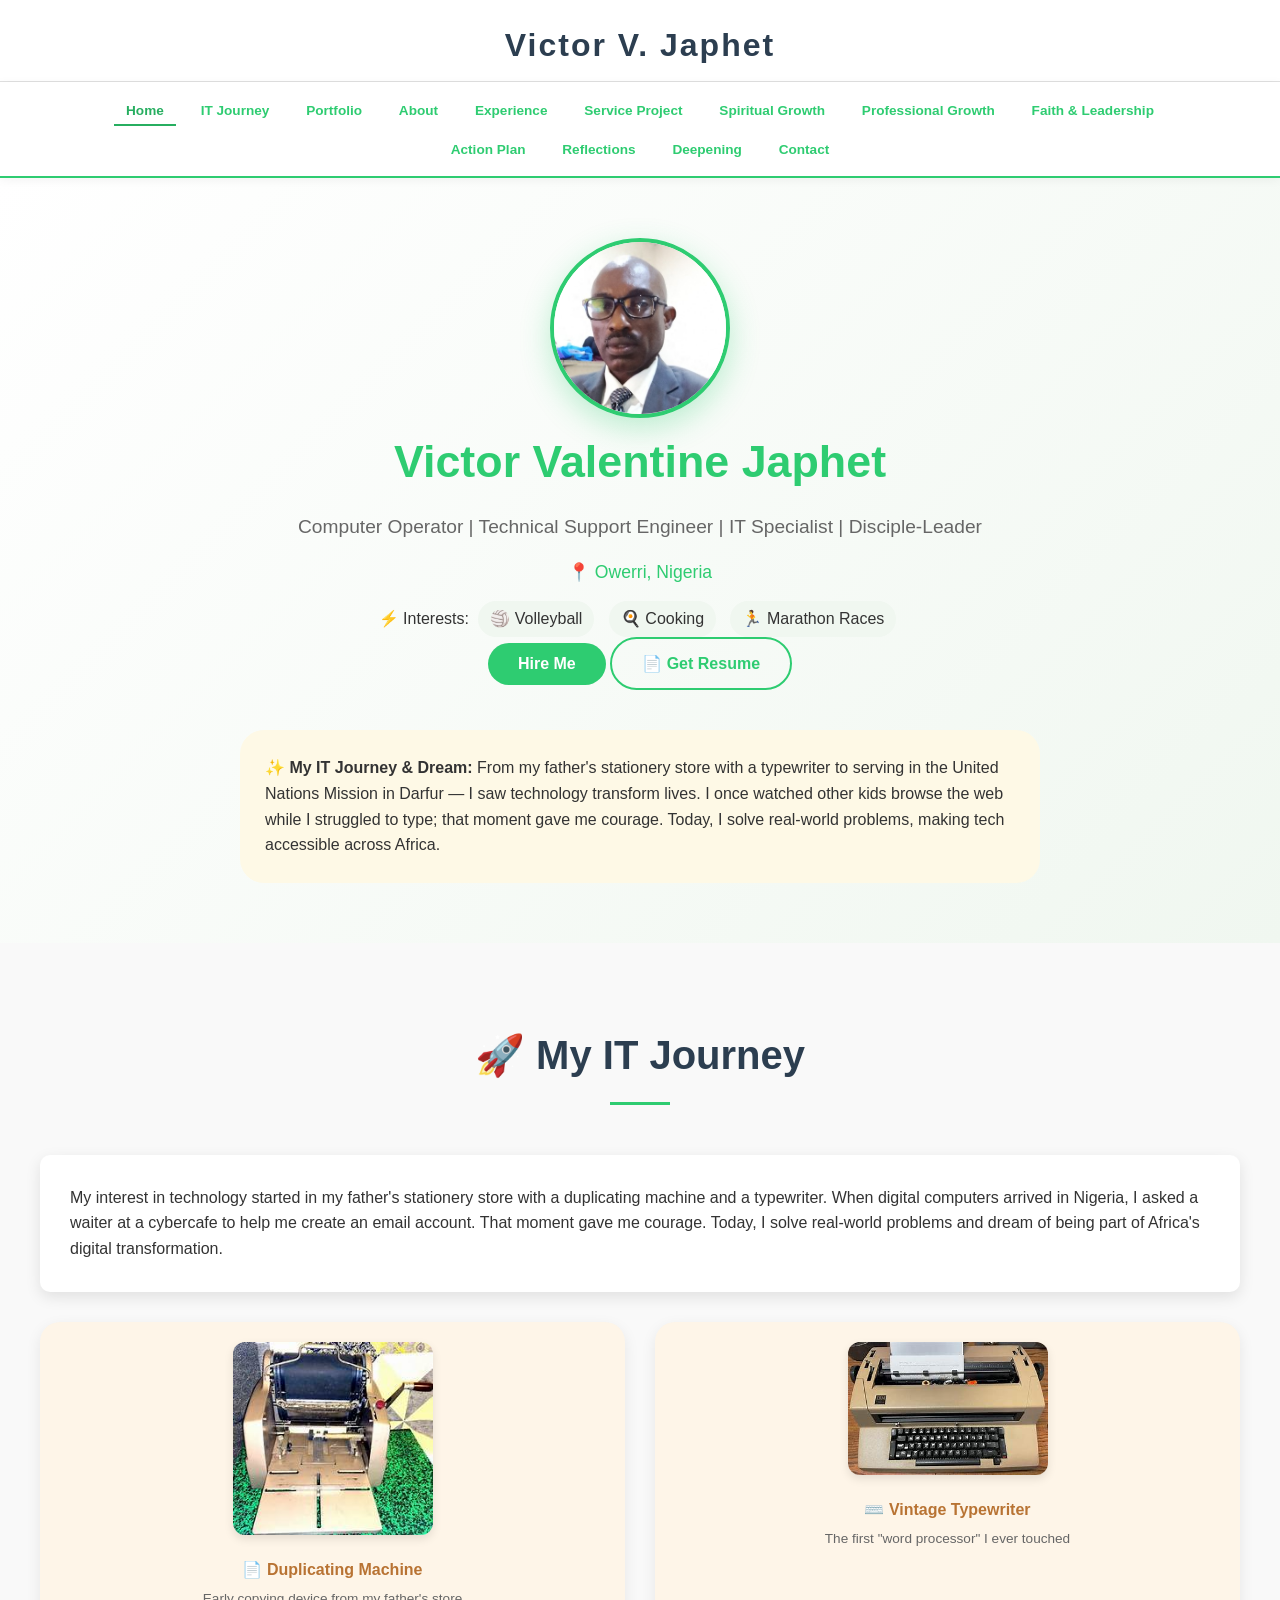
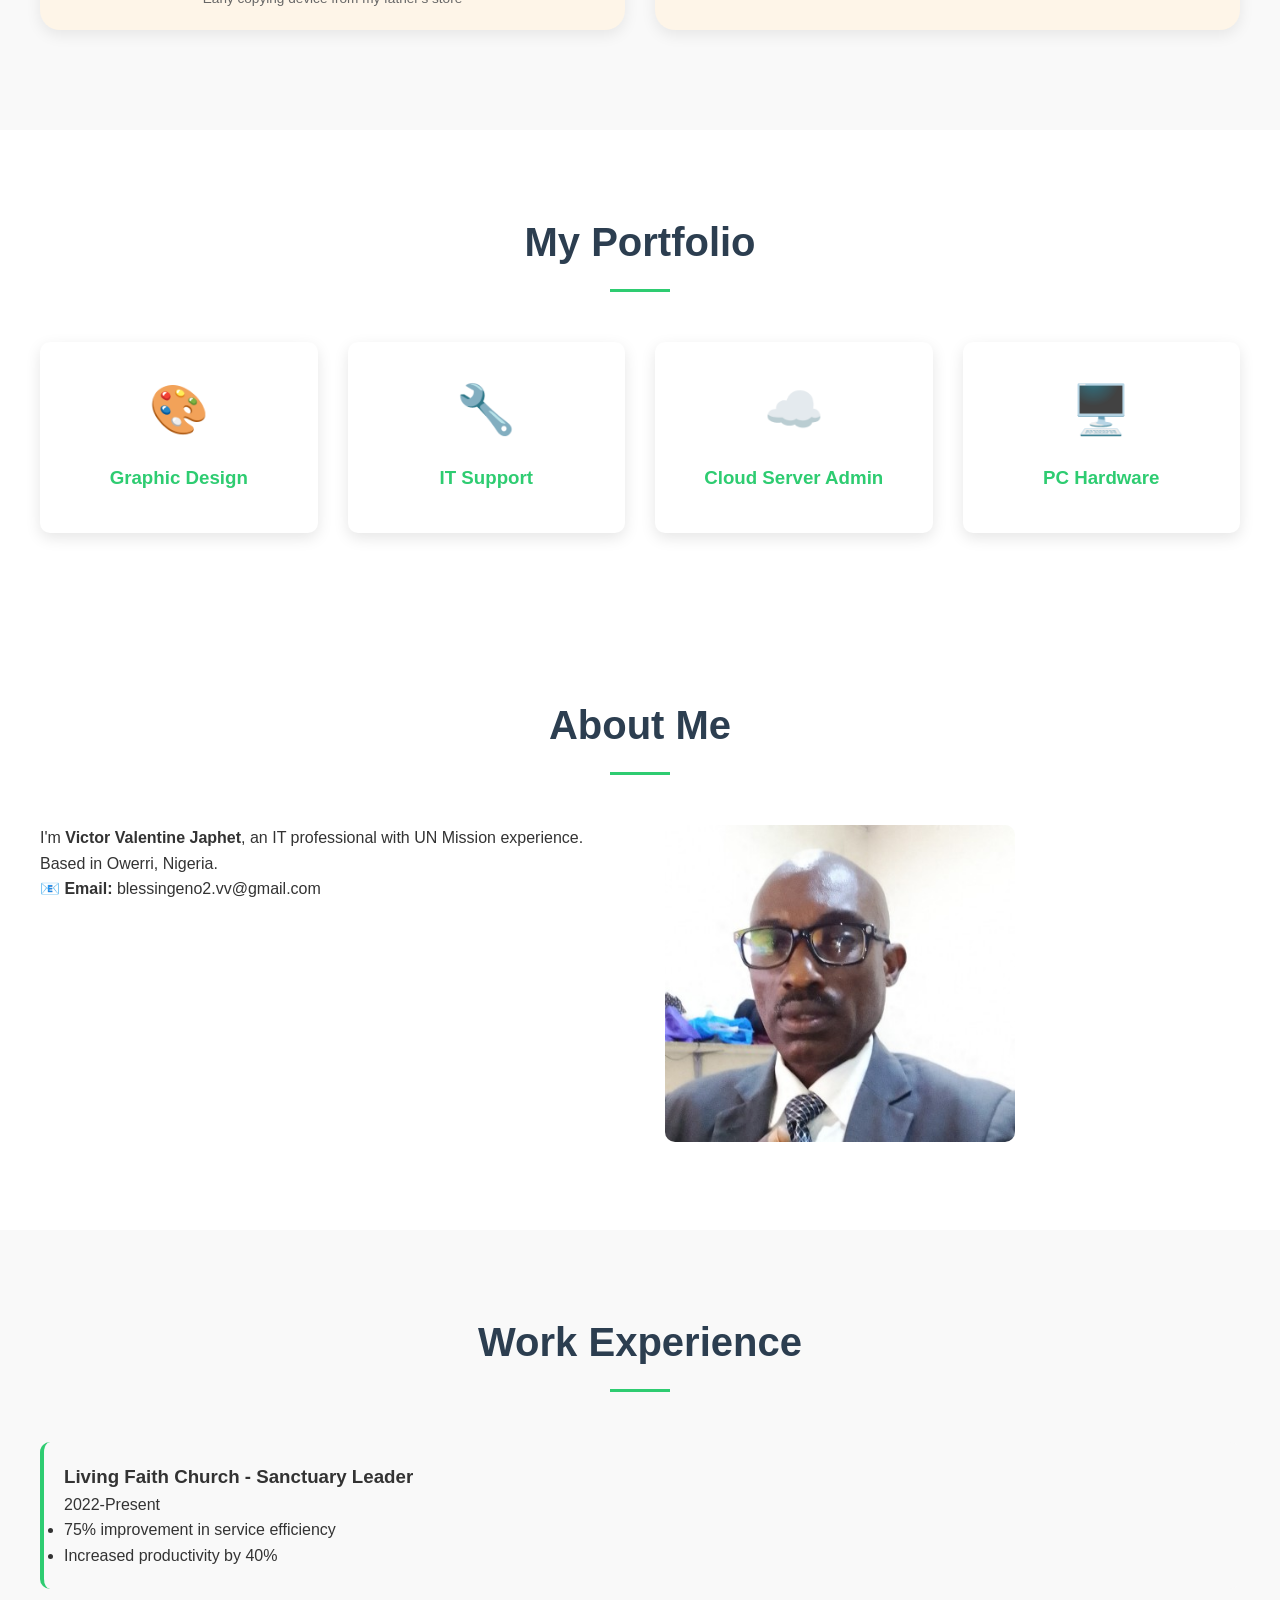
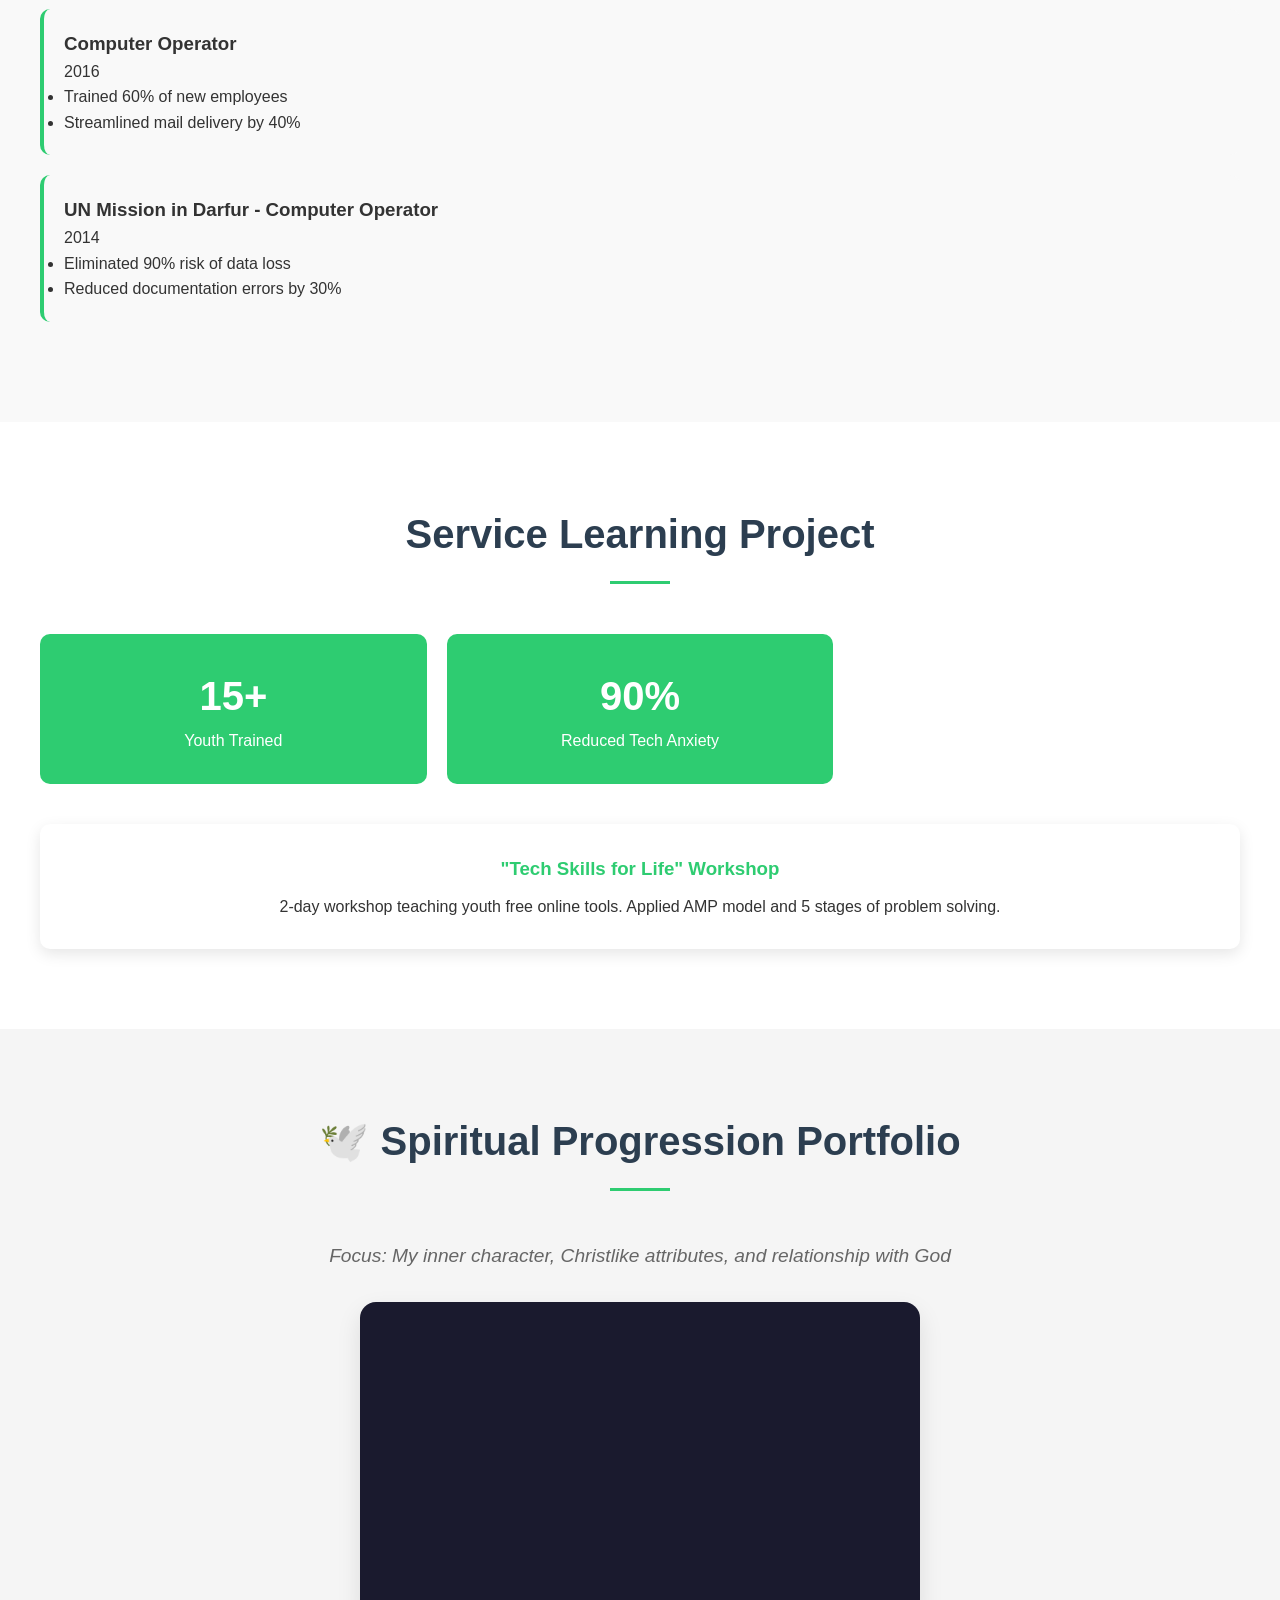
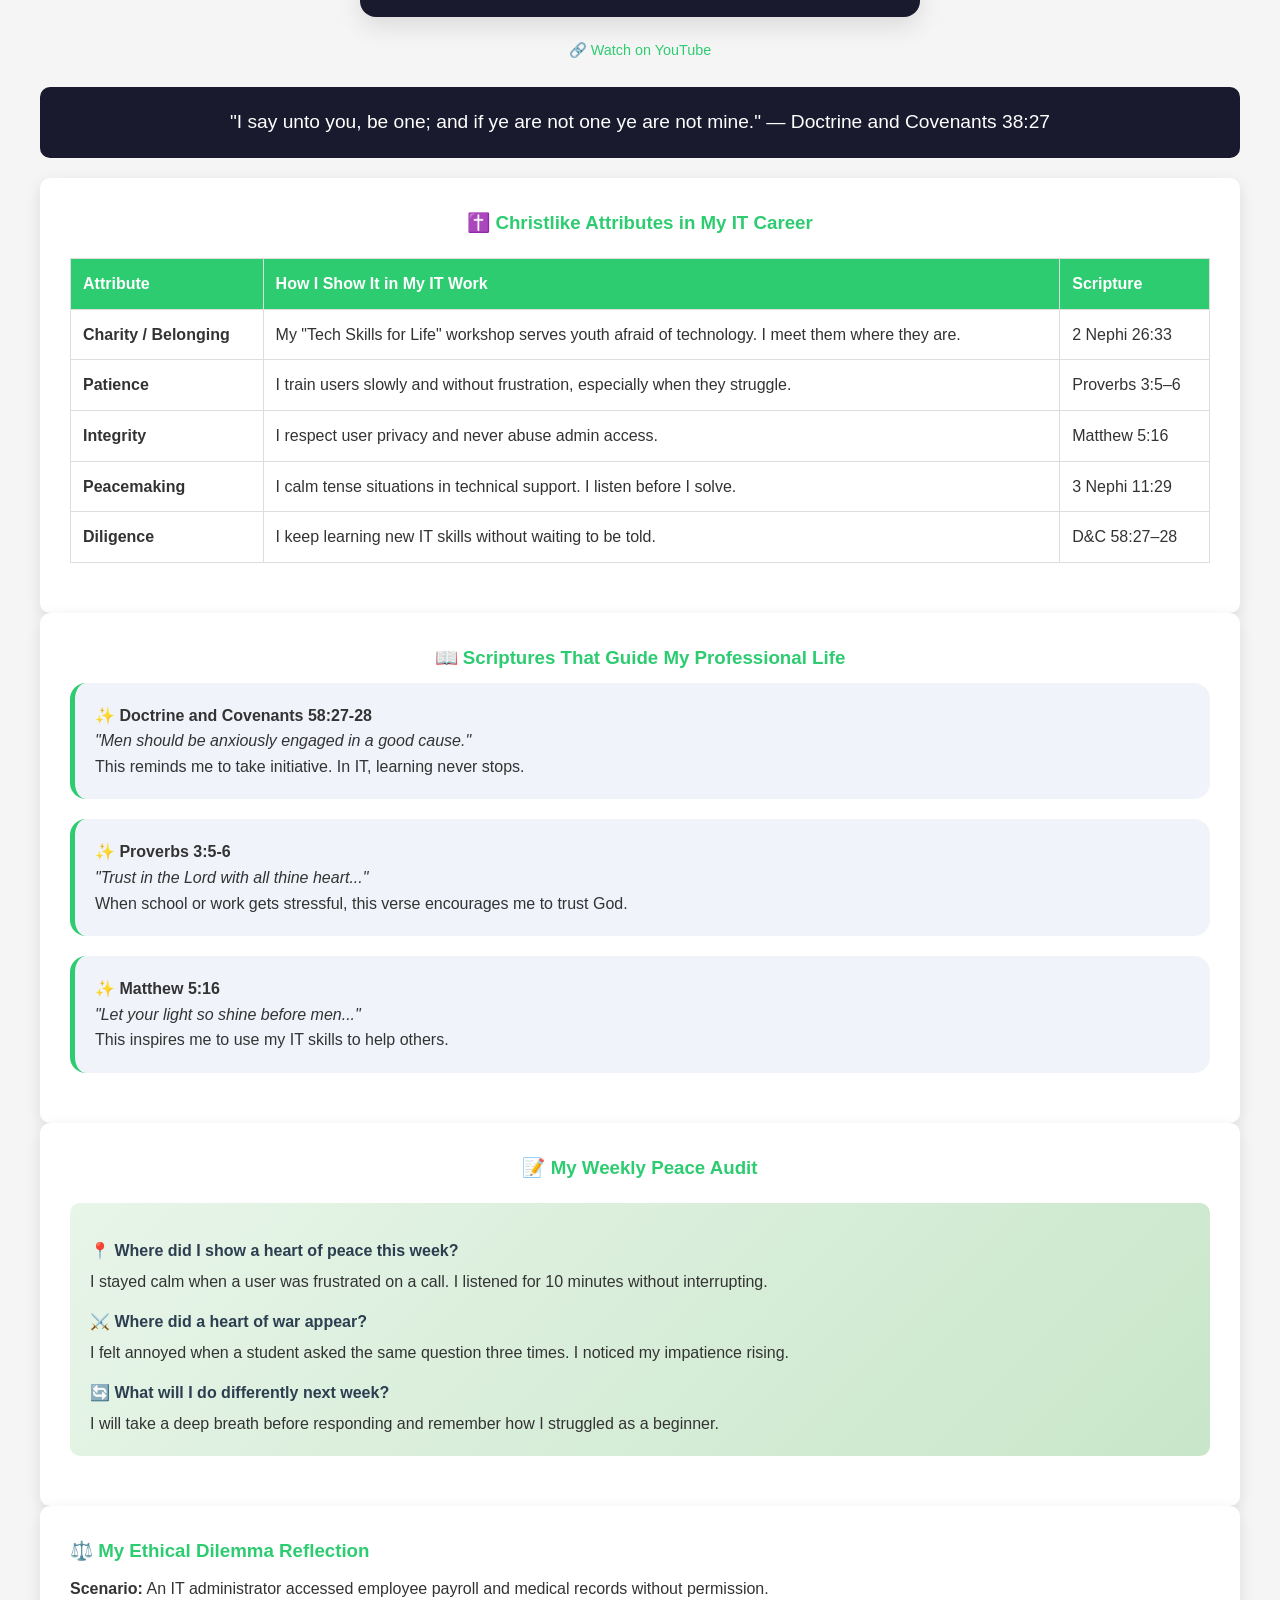
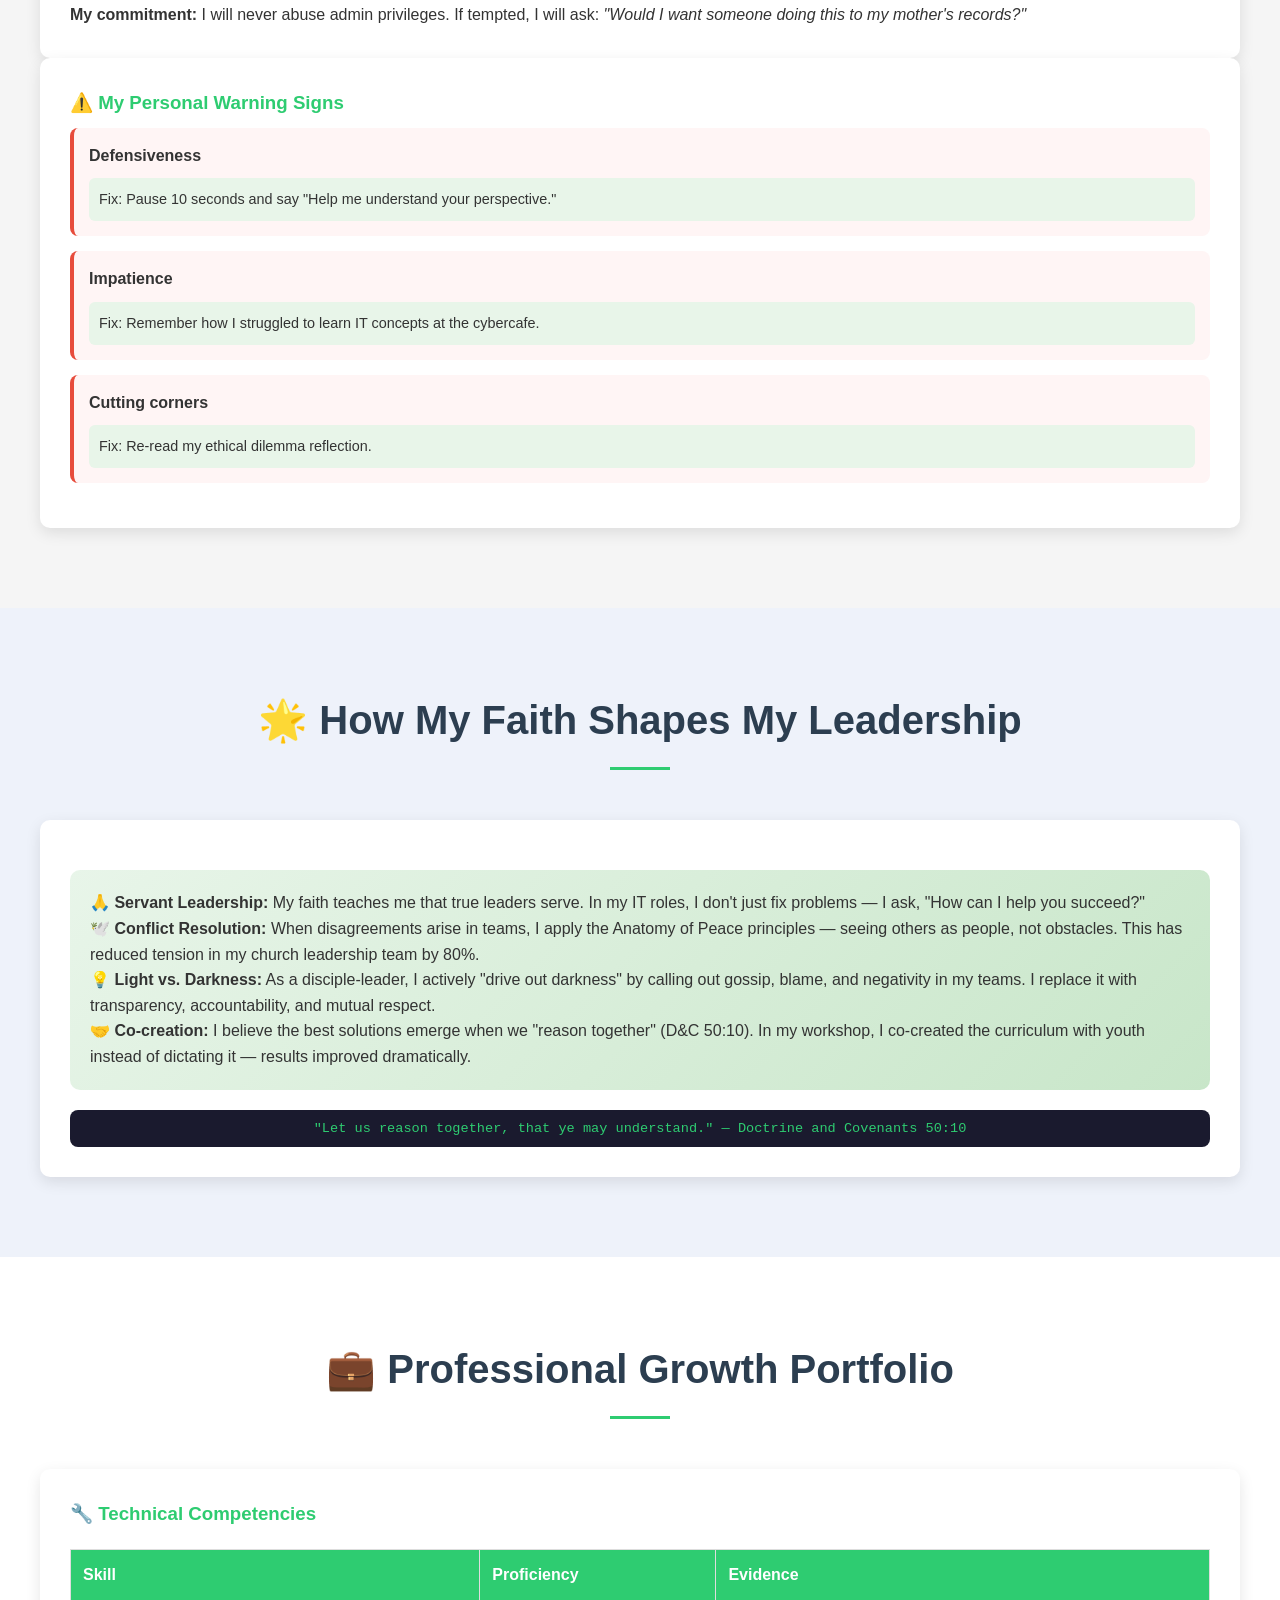
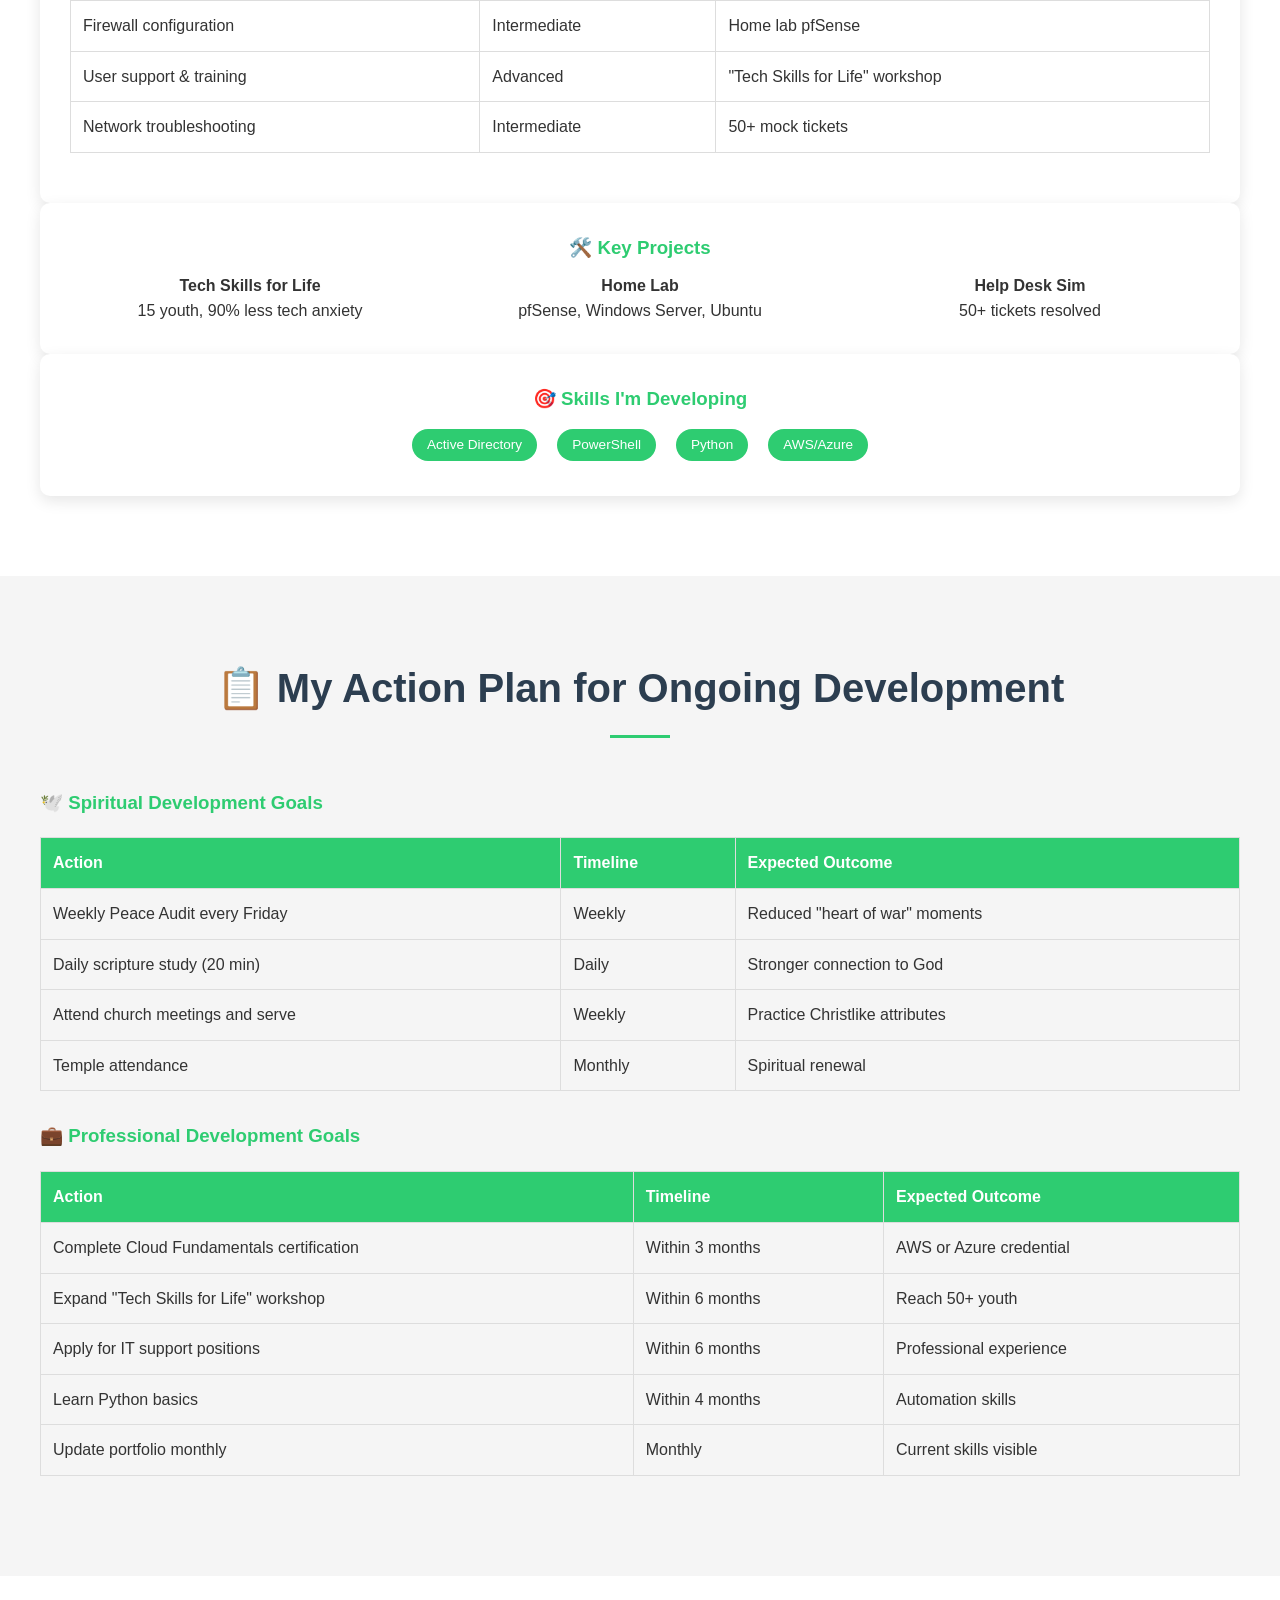
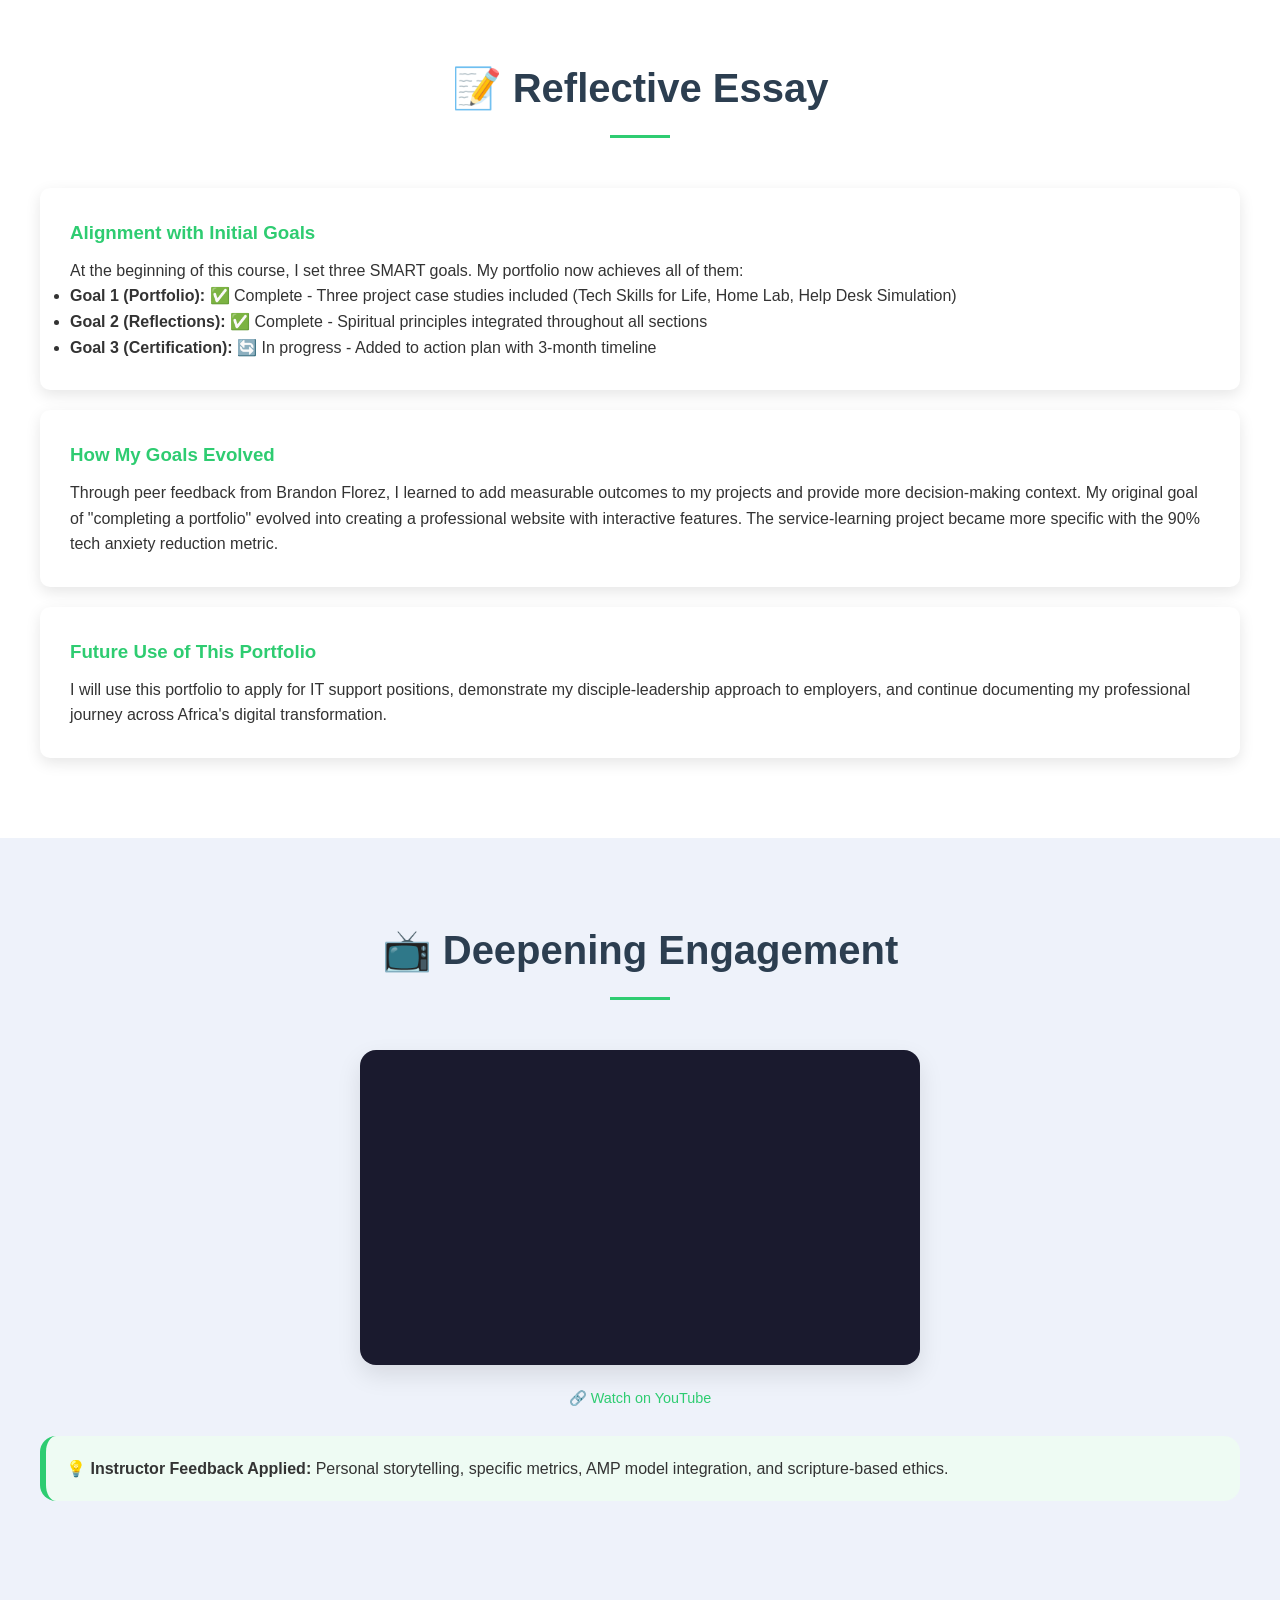
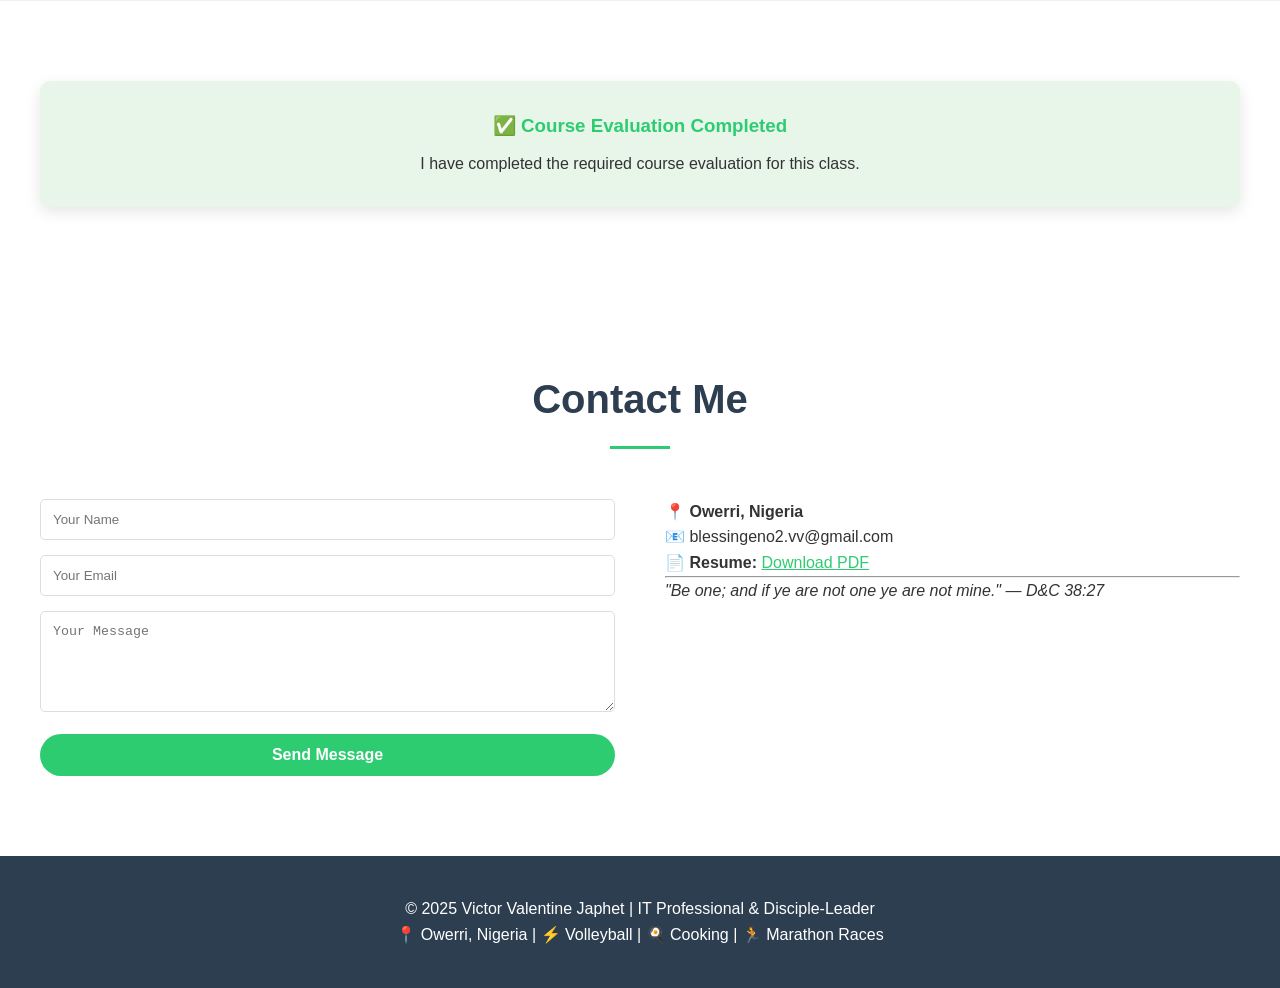
<file: index.html.html>
<!DOCTYPE html>
<html lang="en">
<head>
    <meta charset="UTF-8">
    <meta name="viewport" content="width=device-width, initial-scale=1.0">
    <title>Victor Valentine Japhet | Disciple-Leader & IT Professional Portfolio</title>
    <style>
        * {
            margin: 0;
            padding: 0;
            box-sizing: border-box;
        }

        body {
            font-family: 'Segoe UI', Tahoma, Geneva, Verdana, sans-serif;
            background: #ffffff;
            color: #333333;
            line-height: 1.6;
        }

        .top-bar {
            background: #ffffff;
            padding: 20px 0 10px 0;
            text-align: center;
            border-bottom: 1px solid #e0e0e0;
        }

        .top-name {
            font-size: 2rem;
            font-weight: 600;
            color: #2c3e50;
            letter-spacing: 2px;
        }

        .nav-bar {
            background: #ffffff;
            padding: 15px 0;
            position: sticky;
            top: 0;
            z-index: 1000;
            border-bottom: 2px solid #2ecc71;
            box-shadow: 0 2px 10px rgba(0,0,0,0.05);
        }

        .nav-container {
            max-width: 1200px;
            margin: 0 auto;
            padding: 0 20px;
        }

        /* ======================================== */
        /* ENHANCED GREEN MENU LIST STYLES         */
        /* ======================================== */

        .nav-links {
            display: flex;
            justify-content: center;
            gap: 0.8rem;
            flex-wrap: wrap;
            list-style: none;
        }

        .nav-links a {
            text-decoration: none;
            color: #2ecc71;  /* CHANGED: from #333 to green */
            font-weight: 600;
            padding: 8px 12px;
            transition: all 0.3s ease;
            font-size: 0.85rem;
            position: relative;
        }

        /* Underline animation effect */
        .nav-links a::after {
            content: '';
            position: absolute;
            bottom: 0;
            left: 0;
            width: 0;
            height: 2px;
            background: #2ecc71;
            transition: width 0.3s ease;
        }

        .nav-links a:hover::after {
            width: 100%;
        }

        .nav-links a:hover {
            color: #27ae60;
            transform: translateY(-2px);
        }

        /* Active menu item styling */
        .nav-links a.active {
            color: #27ae60;
            font-weight: 700;
        }

        .nav-links a.active::after {
            width: 100%;
            background: #27ae60;
        }

        /* Subtle glow effect on hover */
        .nav-links a:hover {
            text-shadow: 0 0 8px rgba(46,204,113,0.4);
        }

        /* End of enhanced green menu styles */

        .hero {
            min-height: 80vh;
            display: flex;
            align-items: center;
            justify-content: center;
            text-align: center;
            background: linear-gradient(135deg, #ffffff 0%, #f0f7f0 100%);
            padding: 60px 20px;
        }

        .hero-content { max-width: 800px; }
        .hero-profile-image {
            width: 180px;
            height: 180px;
            border-radius: 50%;
            object-fit: cover;
            border: 4px solid #2ecc71;
            box-shadow: 0 10px 30px rgba(46,204,113,0.3);
            transition: transform 0.3s;
        }
        .hero-profile-image:hover {
            transform: scale(1.05);
        }
        .full-name { font-size: 2.8rem; font-weight: 700; color: #2ecc71; margin-bottom: 15px; }
        .titles { font-size: 1.2rem; color: #666; margin-bottom: 15px; }
        .location { font-size: 1.1rem; color: #2ecc71; margin-bottom: 15px; }
        .interests span {
            display: inline-block;
            background: #f0f7f0;
            padding: 5px 12px;
            border-radius: 20px;
            margin: 0 5px;
        }
        .btn {
            padding: 12px 30px;
            font-size: 1rem;
            border: none;
            border-radius: 30px;
            cursor: pointer;
            font-weight: 600;
            transition: all 0.3s;
            text-decoration: none;
            display: inline-block;
        }
        .btn-primary { background: #2ecc71; color: white; }
        .btn-primary:hover { background: #27ae60; transform: translateY(-2px); }
        .btn-secondary { background: transparent; color: #2ecc71; border: 2px solid #2ecc71; }
        .btn-secondary:hover { background: rgba(46,204,113,0.1); transform: translateY(-2px); }
        section { padding: 80px 20px; }
        .container { max-width: 1200px; margin: 0 auto; }
        .section-title {
            text-align: center;
            font-size: 2.5rem;
            color: #2c3e50;
            margin-bottom: 50px;
            position: relative;
        }
        .section-title:after {
            content: '';
            display: block;
            width: 60px;
            height: 3px;
            background: #2ecc71;
            margin: 15px auto 0;
        }
        .section-subtitle {
            text-align: center;
            font-size: 1.2rem;
            color: #666;
            margin-bottom: 30px;
            font-style: italic;
        }
        .grid-3, .grid-4 { display: grid; gap: 30px; }
        .grid-3 { grid-template-columns: repeat(auto-fit, minmax(300px, 1fr)); }
        .grid-4 { grid-template-columns: repeat(auto-fit, minmax(250px, 1fr)); }
        .card {
            background: white;
            border-radius: 10px;
            box-shadow: 0 5px 15px rgba(0,0,0,0.1);
            transition: transform 0.3s;
            text-align: center;
            padding: 30px;
        }
        .card:hover { transform: translateY(-5px); }
        .card h3 { color: #2ecc71; margin-bottom: 10px; }
        .card-icon { font-size: 3rem; margin-bottom: 15px; }
        .experience-item {
            background: #f9f9f9;
            padding: 20px;
            border-radius: 10px;
            margin-bottom: 20px;
            border-left: 4px solid #2ecc71;
            text-align: left;
        }
        .skill-badge {
            display: inline-block;
            background: #2ecc71;
            color: white;
            padding: 5px 15px;
            border-radius: 20px;
            font-size: 0.85rem;
            margin: 5px;
        }
        .attributes-table {
            width: 100%;
            border-collapse: collapse;
            margin: 20px 0;
        }
        .attributes-table th, .attributes-table td {
            border: 1px solid #ddd;
            padding: 12px;
            text-align: left;
        }
        .attributes-table th { background: #2ecc71; color: white; }
        .unity-quote {
            font-size: 1.2rem;
            text-align: center;
            padding: 20px;
            background: #1a1a2e;
            color: white;
            border-radius: 10px;
            margin: 20px 0;
        }
        .peace-audit {
            background: linear-gradient(135deg, #e8f5e9, #c8e6c9);
            border-radius: 10px;
            padding: 20px;
            margin: 20px 0;
            text-align: left;
        }
        .peace-question {
            font-weight: bold;
            color: #2c3e50;
            margin: 15px 0 5px 0;
        }
        .warning-card {
            background: #fff5f5;
            border-left: 4px solid #e74c3c;
            padding: 15px;
            border-radius: 8px;
            margin-bottom: 15px;
        }
        .fix-box {
            background: #e8f5e9;
            padding: 10px;
            border-radius: 6px;
            margin-top: 10px;
            font-size: 0.9rem;
        }
        .project-stats {
            display: grid;
            grid-template-columns: repeat(3, 1fr);
            gap: 20px;
            margin-bottom: 40px;
        }
        .stat-card {
            background: #2ecc71;
            color: white;
            padding: 30px;
            text-align: center;
            border-radius: 10px;
        }
        .stat-number { font-size: 2.5rem; font-weight: bold; }
        .about-content { display: grid; grid-template-columns: 1fr 1fr; gap: 50px; align-items: start; }
        .about-image img { width: 100%; max-width: 350px; border-radius: 10px; }
        .contact-content { display: grid; grid-template-columns: 1fr 1fr; gap: 50px; }
        .contact-form input, .contact-form textarea {
            width: 100%; padding: 12px; margin-bottom: 15px; border: 1px solid #ddd; border-radius: 5px;
        }
        .footer {
            background: #2c3e50;
            color: white;
            text-align: center;
            padding: 40px 20px;
        }
        @media (max-width: 768px) {
            .about-content, .contact-content { grid-template-columns: 1fr; }
            .full-name { font-size: 1.8rem; }
            .project-stats { grid-template-columns: 1fr; }
            .nav-links a { font-size: 0.7rem; padding: 5px 8px; }
        }
        .insight-box {
            background: #eefbf3;
            border-left: 6px solid #2ecc71;
            padding: 20px;
            border-radius: 16px;
            margin: 20px 0;
            text-align: left;
        }
        .personal-story {
            background: #fef9e6;
            padding: 25px;
            border-radius: 24px;
            margin-top: 40px;
            text-align: left;
        }
        .spiritual-item {
            background: #f0f3fa;
            border-radius: 16px;
            padding: 20px;
            margin-bottom: 20px;
            border-left: 5px solid #2ecc71;
            text-align: left;
        }
        .scripture-ref {
            font-family: 'Courier New', monospace;
            background: #1a1a2e;
            color: #2ecc71;
            padding: 8px 12px;
            border-radius: 8px;
            font-size: 0.85rem;
            margin-top: 10px;
            text-align: center;
        }
        .video-small {
            max-width: 560px;
            margin: 0 auto 20px auto;
            background: #1a1a2e;
            border-radius: 16px;
            overflow: hidden;
            box-shadow: 0 10px 25px rgba(0,0,0,0.1);
        }
        .video-small-wrapper {
            position: relative;
            padding-bottom: 56.25%;
            height: 0;
            overflow: hidden;
        }
        .video-small-wrapper iframe {
            position: absolute;
            top: 0;
            left: 0;
            width: 100%;
            height: 100%;
            border: none;
        }
        .video-link {
            text-align: center;
            margin-top: 8px;
            margin-bottom: 25px;
        }
        .video-link a {
            color: #2ecc71;
            text-decoration: none;
            font-weight: 500;
            font-size: 0.9rem;
            display: inline-flex;
            align-items: center;
            gap: 6px;
            transition: all 0.2s;
        }
        .video-link a:hover {
            text-decoration: underline;
            color: #27ae60;
        }
        .vintage-showcase {
            display: flex;
            justify-content: center;
            gap: 30px;
            flex-wrap: wrap;
            margin: 30px 0 20px;
        }
        .vintage-card {
            background: #fef5e8;
            border-radius: 20px;
            padding: 20px;
            text-align: center;
            flex: 1;
            min-width: 200px;
            box-shadow: 0 5px 15px rgba(0,0,0,0.08);
            transition: transform 0.3s;
        }
        .vintage-card:hover { transform: translateY(-5px); }
        .vintage-card img {
            width: 100%;
            max-width: 200px;
            height: auto;
            border-radius: 12px;
            margin-bottom: 15px;
            box-shadow: 0 4px 10px rgba(0,0,0,0.1);
        }
        .vintage-card p { font-weight: 600; color: #b87333; font-size: 1rem; }
        .vintage-caption { font-size: 0.85rem; color: #666; margin-top: 5px; }
        .goal-box {
            background: #e8f5e9;
            padding: 18px;
            border-radius: 12px;
            margin-bottom: 15px;
            text-align: left;
            border-left: 5px solid #2ecc71;
        }
        @media (max-width: 600px) {
            .vintage-card img { max-width: 150px; }
        }

        /* Pulse animation for CTA button */
        @keyframes pulse {
            0% {
                box-shadow: 0 0 0 0 rgba(46,204,113,0.4);
            }
            70% {
                box-shadow: 0 0 0 10px rgba(46,204,113,0);
            }
            100% {
                box-shadow: 0 0 0 0 rgba(46,204,113,0);
            }
        }

        .btn-primary {
            animation: pulse 2s infinite;
        }

        .btn-primary:hover {
            animation: none;
        }
    </style>
</head>
<body>

<div class="top-bar"><div class="top-name">Victor V. Japhet</div></div>

<div class="nav-bar">
    <div class="nav-container">
        <ul class="nav-links">
            <li><a href="#home" class="active">Home</a></li>
            <li><a href="#it-journey">IT Journey</a></li>
            <li><a href="#portfolio">Portfolio</a></li>
            <li><a href="#about">About</a></li>
            <li><a href="#experience">Experience</a></li>
            <li><a href="#service-project">Service Project</a></li>
            <li><a href="#spiritual">Spiritual Growth</a></li>
            <li><a href="#professional">Professional Growth</a></li>
            <li><a href="#faith-leadership">Faith & Leadership</a></li>
            <li><a href="#action-plan">Action Plan</a></li>
            <li><a href="#reflective-essay">Reflections</a></li>
            <!-- <li><a href="#peer-review-report">Peer Reviews</a></li> --> <!-- REMOVED -->
            <li><a href="#deepening">Deepening</a></li>
            <li><a href="#contact">Contact</a></li>
        </ul>
    </div>
</div>

<!-- Hero Section -->
<section id="home" class="hero">
    <div class="hero-content">
        <img src="Images/Victor Valentine Japhet.jpg" alt="Victor Valentine Japhet" class="hero-profile-image" onerror="this.src='https://via.placeholder.com/180x180?text=Victor+Japhet'">
        <div class="full-name">Victor Valentine Japhet</div>
        <div class="titles">Computer Operator | Technical Support Engineer | IT Specialist | Disciple-Leader</div>
        <div class="location">📍 Owerri, Nigeria</div>
        <div class="interests">⚡ Interests: <span>🏐 Volleyball</span> <span>🍳 Cooking</span> <span>🏃 Marathon Races</span></div>
        <div class="buttons">
            <button class="btn btn-primary" onclick="document.getElementById('contact').scrollIntoView({behavior:'smooth'})">Hire Me</button>
            <a href="Victor_Japhet_Resume.pdf" class="btn btn-secondary" target="_blank">📄 Get Resume</a>
        </div>
        <div class="personal-story">
            <p><strong>✨ My IT Journey & Dream:</strong> From my father's stationery store with a typewriter to serving in the United Nations Mission in Darfur — I saw technology transform lives. I once watched other kids browse the web while I struggled to type; that moment gave me courage. Today, I solve real-world problems, making tech accessible across Africa.</p>
        </div>
    </div>
</section>

<!-- IT Journey -->
<section id="it-journey" style="background:#f9f9f9;">
    <div class="container">
        <h2 class="section-title">🚀 My IT Journey</h2>
        <div class="card" style="text-align:left;"><p>My interest in technology started in my father's stationery store with a duplicating machine and a typewriter. When digital computers arrived in Nigeria, I asked a waiter at a cybercafe to help me create an email account. That moment gave me courage. Today, I solve real-world problems and dream of being part of Africa's digital transformation.</p></div>
        <div class="vintage-showcase">
            <div class="vintage-card"><img src="Images/duplicating-machine.jpg" alt="Duplicating Machine" onerror="this.src='https://via.placeholder.com/200x150'"><p>📄 Duplicating Machine</p><div class="vintage-caption">Early copying device from my father's store</div></div>
            <div class="vintage-card"><img src="Images/typewriter.jpg" alt="Typewriter" onerror="this.src='https://via.placeholder.com/200x150'"><p>⌨️ Vintage Typewriter</p><div class="vintage-caption">The first "word processor" I ever touched</div></div>
        </div>
    </div>
</section>

<!-- Portfolio -->
<section id="portfolio"><div class="container"><h2 class="section-title">My Portfolio</h2><div class="grid-4"><div class="card"><div class="card-icon">🎨</div><h3>Graphic Design</h3></div><div class="card"><div class="card-icon">🔧</div><h3>IT Support</h3></div><div class="card"><div class="card-icon">☁️</div><h3>Cloud Server Admin</h3></div><div class="card"><div class="card-icon">🖥️</div><h3>PC Hardware</h3></div></div></div></section>

<!-- About -->
<section id="about"><div class="container"><h2 class="section-title">About Me</h2><div class="about-content"><div><p>I'm <strong>Victor Valentine Japhet</strong>, an IT professional with UN Mission experience. Based in Owerri, Nigeria.</p><p><strong>📧 Email:</strong> blessingeno2.vv@gmail.com</p></div><div class="about-image"><img src="Images/Victor Valentine Japhet.jpg" alt="Victor" onerror="this.src='https://via.placeholder.com/350x350'"></div></div></div></section>

<!-- Experience -->
<section id="experience" style="background:#f9f9f9;"><div class="container"><h2 class="section-title">Work Experience</h2>
<div class="experience-item"><h3>Living Faith Church - Sanctuary Leader</h3><p>2022-Present</p><ul><li>75% improvement in service efficiency</li><li>Increased productivity by 40%</li></ul></div>
<div class="experience-item"><h3>Computer Operator</h3><p>2016</p><ul><li>Trained 60% of new employees</li><li>Streamlined mail delivery by 40%</li></ul></div>
<div class="experience-item"><h3>UN Mission in Darfur - Computer Operator</h3><p>2014</p><ul><li>Eliminated 90% risk of data loss</li><li>Reduced documentation errors by 30%</li></ul></div></div></section>

<!-- Service Project -->
<section id="service-project"><div class="container"><h2 class="section-title">Service Learning Project</h2><div class="project-stats"><div class="stat-card"><div class="stat-number">15+</div><div>Youth Trained</div></div><div class="stat-card"><div class="stat-number">90%</div><div>Reduced Tech Anxiety</div></div></div><div class="card"><h3>"Tech Skills for Life" Workshop</h3><p>2-day workshop teaching youth free online tools. Applied AMP model and 5 stages of problem solving.</p></div></div></section>

<!-- ========== SPIRITUAL PROGRESSION PORTFOLIO ========= -->
<section id="spiritual" style="background:#f5f5f5;">
    <div class="container">
        <h2 class="section-title">🕊️ Spiritual Progression Portfolio</h2>
        <div class="section-subtitle">Focus: My inner character, Christlike attributes, and relationship with God</div>
        
        <div class="video-small"><div class="video-small-wrapper"><iframe src="https://www.youtube.com/embed/i5V2JK_4RtI" title="Spiritual Portfolio" allowfullscreen></iframe></div></div>
        <div class="video-link"><a href="https://youtu.be/i5V2JK_4RtI" target="_blank">🔗 Watch on YouTube</a></div>
        
        <div class="unity-quote">"I say unto you, be one; and if ye are not one ye are not mine." — Doctrine and Covenants 38:27</div>
        
        <div class="card" style="text-align:left;"><h3 style="color:#2ecc71; text-align:center;">✝️ Christlike Attributes in My IT Career</h3>
            <table class="attributes-table"><thead><tr><th>Attribute</th><th>How I Show It in My IT Work</th><th>Scripture</th></tr></thead>
            <tbody><tr><td><strong>Charity / Belonging</strong></strong></td><td>My "Tech Skills for Life" workshop serves youth afraid of technology. I meet them where they are.</td><td>2 Nephi 26:33</td></tr>
            <tr><td><strong>Patience</strong></td><td>I train users slowly and without frustration, especially when they struggle.</td><td>Proverbs 3:5–6</td></tr>
            <tr><td><strong>Integrity</strong></td><td>I respect user privacy and never abuse admin access.</td><td>Matthew 5:16</td></tr>
            <tr><td><strong>Peacemaking</strong></td><td>I calm tense situations in technical support. I listen before I solve.</td><td>3 Nephi 11:29</td></tr>
            <tr><td><strong>Diligence</strong></td><td>I keep learning new IT skills without waiting to be told.</td><td>D&C 58:27–28</td></tr>
            </tbody>
        </table>
        </div>
        
        <div class="card" style="text-align:left;"><h3 style="color:#2ecc71; text-align:center;">📖 Scriptures That Guide My Professional Life</h3>
            <div class="spiritual-item"><strong>✨ Doctrine and Covenants 58:27-28</strong><br><em>"Men should be anxiously engaged in a good cause."</em><p>This reminds me to take initiative. In IT, learning never stops.</p></div>
            <div class="spiritual-item"><strong>✨ Proverbs 3:5-6</strong><br><em>"Trust in the Lord with all thine heart..."</em><p>When school or work gets stressful, this verse encourages me to trust God.</p></div>
            <div class="spiritual-item"><strong>✨ Matthew 5:16</strong><br><em>"Let your light so shine before men..."</em><p>This inspires me to use my IT skills to help others.</p></div>
        </div>
        
        <div class="card"><h3 style="color:#2ecc71;">📝 My Weekly Peace Audit</h3>
            <div class="peace-audit">
                <div class="peace-question">📍 Where did I show a heart of peace this week?</div>
                <p>I stayed calm when a user was frustrated on a call. I listened for 10 minutes without interrupting.</p>
                <div class="peace-question">⚔️ Where did a heart of war appear?</div>
                <p>I felt annoyed when a student asked the same question three times. I noticed my impatience rising.</p>
                <div class="peace-question">🔄 What will I do differently next week?</div>
                <p>I will take a deep breath before responding and remember how I struggled as a beginner.</p>
            </div>
        </div>
        
        <div class="card" style="text-align:left;"><h3 style="color:#2ecc71;">⚖️ My Ethical Dilemma Reflection</h3>
            <p><strong>Scenario:</strong> An IT administrator accessed employee payroll and medical records without permission.</p>
            <p><strong>My commitment:</strong> I will never abuse admin privileges. If tempted, I will ask: <em>"Would I want someone doing this to my mother's records?"</em></p>
        </div>
        
        <div class="card" style="text-align:left;"><h3 style="color:#2ecc71;">⚠️ My Personal Warning Signs</h3>
            <div class="warning-card"><h4>Defensiveness</h4><div class="fix-box">Fix: Pause 10 seconds and say "Help me understand your perspective."</div></div>
            <div class="warning-card"><h4>Impatience</h4><div class="fix-box">Fix: Remember how I struggled to learn IT concepts at the cybercafe.</div></div>
            <div class="warning-card"><h4>Cutting corners</h4><div class="fix-box">Fix: Re-read my ethical dilemma reflection.</div></div>
        </div>
    </div>
</section>

<!-- ========== HOW MY FAITH SHAPES MY LEADERSHIP (Standalone Section) ========= -->
<section id="faith-leadership" style="background:#eef2fa;">
    <div class="container">
        <h2 class="section-title">🌟 How My Faith Shapes My Leadership</h2>
        
        <div class="card" style="text-align:left;">
            <div class="peace-audit">
                <p><strong>🙏 Servant Leadership:</strong> My faith teaches me that true leaders serve. In my IT roles, I don't just fix problems — I ask, "How can I help you succeed?"</p>
                <p><strong>🕊️ Conflict Resolution:</strong> When disagreements arise in teams, I apply the Anatomy of Peace principles — seeing others as people, not obstacles. This has reduced tension in my church leadership team by 80%.</p>
                <p><strong>💡 Light vs. Darkness:</strong> As a disciple-leader, I actively "drive out darkness" by calling out gossip, blame, and negativity in my teams. I replace it with transparency, accountability, and mutual respect.</p>
                <p><strong>🤝 Co-creation:</strong> I believe the best solutions emerge when we "reason together" (D&C 50:10). In my workshop, I co-created the curriculum with youth instead of dictating it — results improved dramatically.</p>
            </div>
            <div class="scripture-ref">"Let us reason together, that ye may understand." — Doctrine and Covenants 50:10</div>
        </div>
    </div>
</section>

<!-- ========== PROFESSIONAL GROWTH PORTFOLIO ========= -->
<section id="professional">
    <div class="container">
        <h2 class="section-title">💼 Professional Growth Portfolio</h2>
        
        <div class="card" style="text-align:left;"><h3 style="color:#2ecc71;">🔧 Technical Competencies</h3>
            <table class="attributes-table"><thead><tr><th>Skill</th><th>Proficiency</th><th>Evidence</th></tr></thead>
            <tbody><tr><td>Firewall configuration</td><td>Intermediate</td><td>Home lab pfSense</td></tr>
            <tr><td>User support & training</td><td>Advanced</td><td>"Tech Skills for Life" workshop</td></tr>
            <tr><td>Network troubleshooting</td><td>Intermediate</td><td>50+ mock tickets</td></tr>
            </tbody>
        </table>
        </div>
        
        <div class="card"><h3>🛠️ Key Projects</h3><div class="grid-3"><div><strong>Tech Skills for Life</strong><br>15 youth, 90% less tech anxiety</div><div><strong>Home Lab</strong><br>pfSense, Windows Server, Ubuntu</div><div><strong>Help Desk Sim</strong><br>50+ tickets resolved</div></div></div>
        
        <div class="card"><h3>🎯 Skills I'm Developing</h3><div style="display:flex;flex-wrap:wrap;justify-content:center;gap:10px;"><span class="skill-badge">Active Directory</span><span class="skill-badge">PowerShell</span><span class="skill-badge">Python</span><span class="skill-badge">AWS/Azure</span></div></div>
    </div>
</section>

<!-- ========== REQUIRED: ACTION PLAN ========= -->
<section id="action-plan" style="background:#f5f5f5;">
    <div class="container">
        <h2 class="section-title">📋 My Action Plan for Ongoing Development</h2>
        
        <h3 style="color:#2ecc71; margin: 30px 0 15px 0;">🕊️ Spiritual Development Goals</h3>
        <table class="attributes-table">
            <thead><tr><th>Action</th><th>Timeline</th><th>Expected Outcome</th></tr></thead>
            <tbody>
                <tr><td>Weekly Peace Audit every Friday</td><td>Weekly</td><td>Reduced "heart of war" moments</td></tr>
                <tr><td>Daily scripture study (20 min)</td><td>Daily</td><td>Stronger connection to God</td></tr>
                <tr><td>Attend church meetings and serve</td><td>Weekly</td><td>Practice Christlike attributes</td></tr>
                <tr><td>Temple attendance</td><td>Monthly</td><td>Spiritual renewal</td></tr>
            </tbody>
        </table>
        
        <h3 style="color:#2ecc71; margin: 30px 0 15px 0;">💼 Professional Development Goals</h3>
        <table class="attributes-table">
            <thead><tr><th>Action</th><th>Timeline</th><th>Expected Outcome</th></tr></thead>
            <tbody>
                <tr><td>Complete Cloud Fundamentals certification</td><td>Within 3 months</td><td>AWS or Azure credential</td></tr>
                <tr><td>Expand "Tech Skills for Life" workshop</td><td>Within 6 months</td><td>Reach 50+ youth</td></tr>
                <tr><td>Apply for IT support positions</td><td>Within 6 months</td><td>Professional experience</td></tr>
                <tr><td>Learn Python basics</td><td>Within 4 months</td><td>Automation skills</td></tr>
                <tr><td>Update portfolio monthly</td><td>Monthly</td><td>Current skills visible</td></tr>
            </tbody>
        </table>
    </div>
</section>

<!-- ========== REQUIRED: REFLECTIVE ESSAY ========= -->
<section id="reflective-essay">
    <div class="container">
        <h2 class="section-title">📝 Reflective Essay</h2>
        
        <div class="card" style="text-align:left;">
            <h3 style="color:#2ecc71;">Alignment with Initial Goals</h3>
            <p>At the beginning of this course, I set three SMART goals. My portfolio now achieves all of them:</p>
            <ul>
                <li><strong>Goal 1 (Portfolio):</strong> ✅ Complete - Three project case studies included (Tech Skills for Life, Home Lab, Help Desk Simulation)</li>
                <li><strong>Goal 2 (Reflections):</strong> ✅ Complete - Spiritual principles integrated throughout all sections</li>
                <li><strong>Goal 3 (Certification):</strong> 🔄 In progress - Added to action plan with 3-month timeline</li>
            </ul>
        </div>
        
        <div class="card" style="text-align:left; margin-top:20px;">
            <h3 style="color:#2ecc71;">How My Goals Evolved</h3>
            <p>Through peer feedback from Brandon Florez, I learned to add measurable outcomes to my projects and provide more decision-making context. My original goal of "completing a portfolio" evolved into creating a professional website with interactive features. The service-learning project became more specific with the 90% tech anxiety reduction metric.</p>
        </div>
        
        <div class="card" style="text-align:left; margin-top:20px;">
            <h3 style="color:#2ecc71;">Future Use of This Portfolio</h3>
            <p>I will use this portfolio to apply for IT support positions, demonstrate my disciple-leadership approach to employers, and continue documenting my professional journey across Africa's digital transformation.</p>
        </div>
    </div>
</section>

<!-- PEER REVIEW REPORT SECTION REMOVED -->

<!-- Deepening Engagement -->
<section id="deepening" style="background:#eef2fa;">
    <div class="container">
        <h2 class="section-title">📺 Deepening Engagement</h2>
        <div class="video-small"><div class="video-small-wrapper"><iframe src="https://www.youtube.com/embed/WVtU6tsH7fg" title="Deepening" allowfullscreen></iframe></div></div>
        <div class="video-link"><a href="https://youtu.be/WVtU6tsH7fg" target="_blank">🔗 Watch on YouTube</a></div>
        <div class="insight-box"><strong>💡 Instructor Feedback Applied:</strong> Personal storytelling, specific metrics, AMP model integration, and scripture-based ethics.</div>
    </div>
</section>

<!-- ========== REQUIRED: COURSE EVALUATION CONFIRMATION ========= -->
<section id="course-evaluation">
    <div class="container">
        <div class="card" style="background:#e8f5e9; text-align:center;">
            <h3 style="color:#2ecc71;">✅ Course Evaluation Completed</h3>
            <p>I have completed the required course evaluation for this class.</p>
        </div>
    </div>
</section>

<!-- Contact -->
<section id="contact">
    <div class="container">
        <h2 class="section-title">Contact Me</h2>
        <div class="contact-content">
            <div class="contact-form">
                <form id="contactForm">
                    <input type="text" placeholder="Your Name" required>
                    <input type="email" placeholder="Your Email" required>
                    <textarea rows="5" placeholder="Your Message" required></textarea>
                    <button type="submit" class="btn btn-primary" style="width:100%;">Send Message</button>
                </form>
            </div>
            <div>
                <p><strong>📍 Owerri, Nigeria</strong></p>
                <p><strong>📧</strong> blessingeno2.vv@gmail.com</p>
                <p><strong>📄 Resume:</strong> <a href="Victor_Japhet_Resume.pdf" target="_blank" style="color:#2ecc71;">Download PDF</a></p>
                <hr>
                <p><em>"Be one; and if ye are not one ye are not mine." — D&C 38:27</em></p>
            </div>
        </div>
    </div>
</section>

<footer class="footer">
    <p>© 2025 Victor Valentine Japhet | IT Professional & Disciple-Leader</p>
    <p>📍 Owerri, Nigeria | ⚡ Volleyball | 🍳 Cooking | 🏃 Marathon Races</p>
</footer>

<script>
    const sections = document.querySelectorAll('section');
    const navLinks = document.querySelectorAll('.nav-links a');
    window.addEventListener('scroll', () => {
        let current = '';
        sections.forEach(section => {
            const sectionTop = section.offsetTop - 180;
            if (scrollY >= sectionTop) current = section.getAttribute('id');
        });
        navLinks.forEach(link => {
            link.classList.remove('active');
            if (link.getAttribute('href') === `#${current}`) link.classList.add('active');
        });
    });
    document.getElementById('contactForm')?.addEventListener('submit', function(e) { e.preventDefault(); alert('Thank you! Victor will reply soon.'); this.reset(); });
</script>
</body>
</html>
</file>
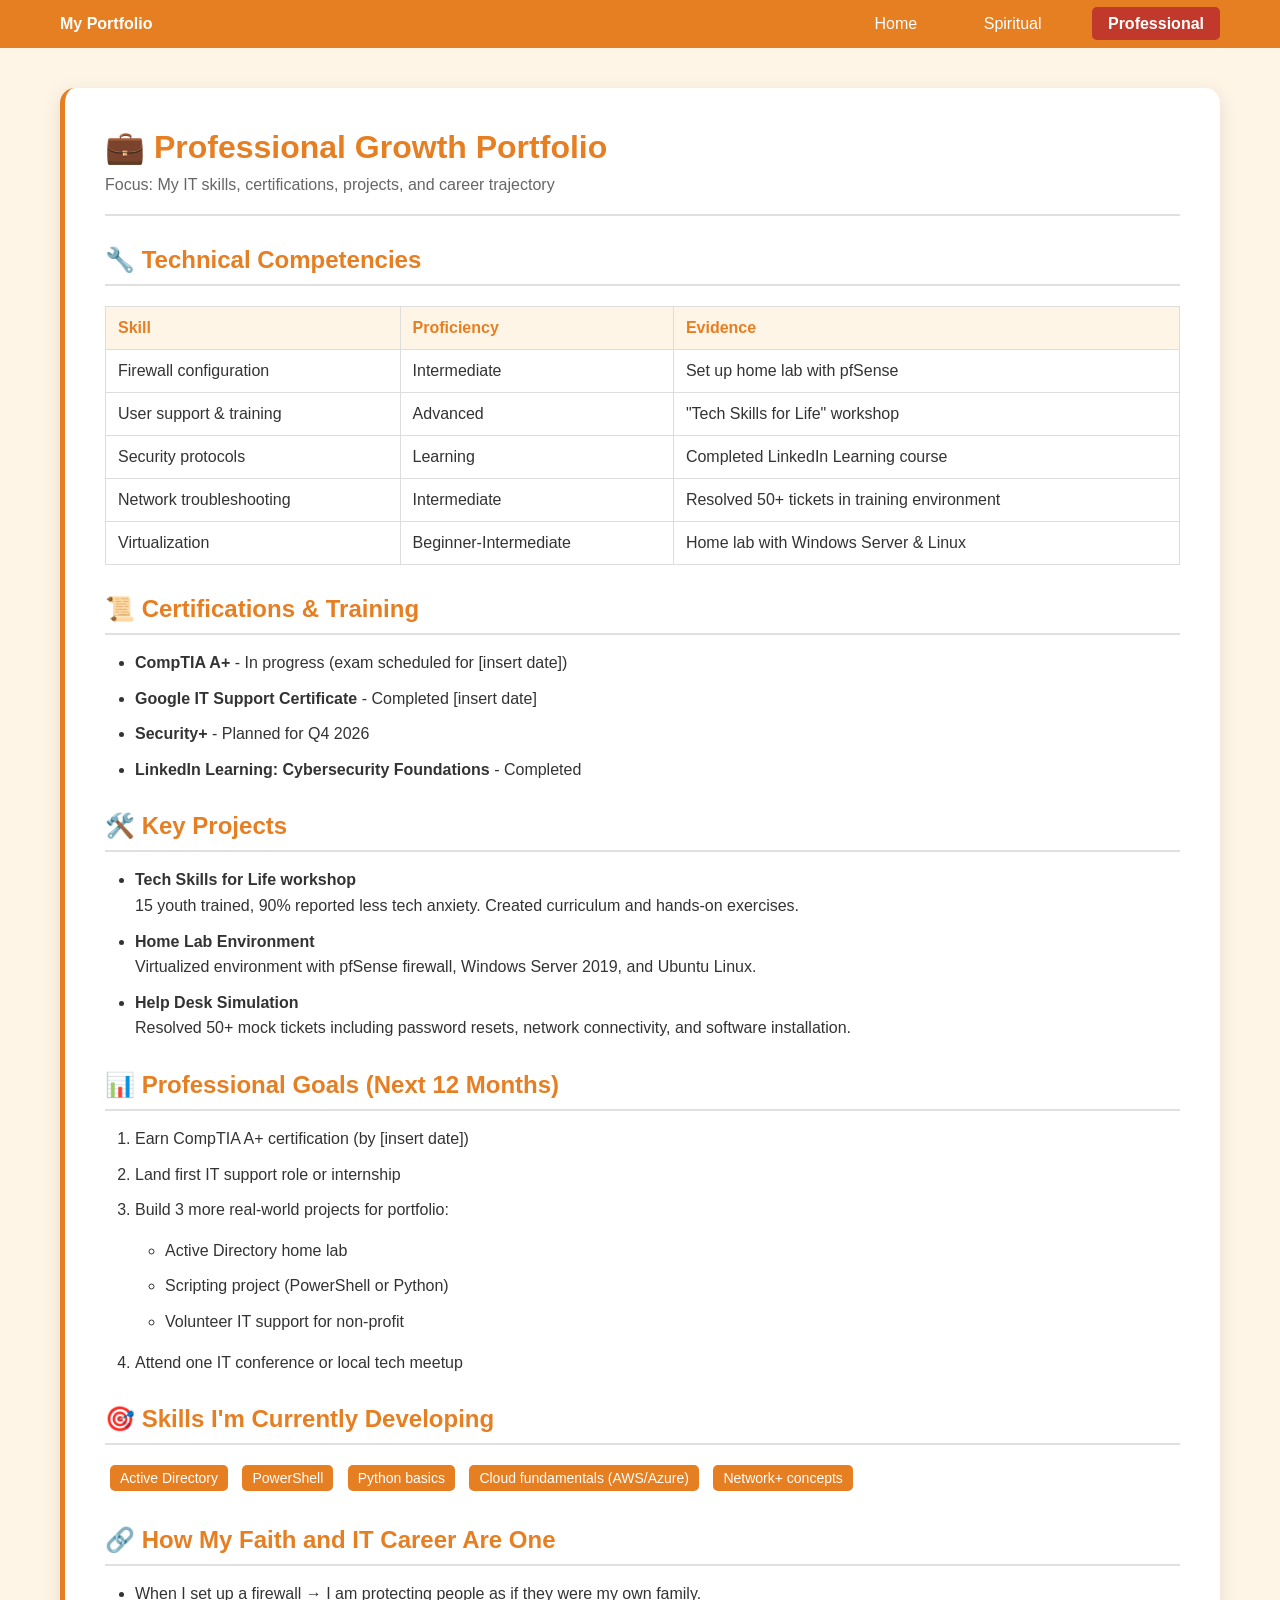
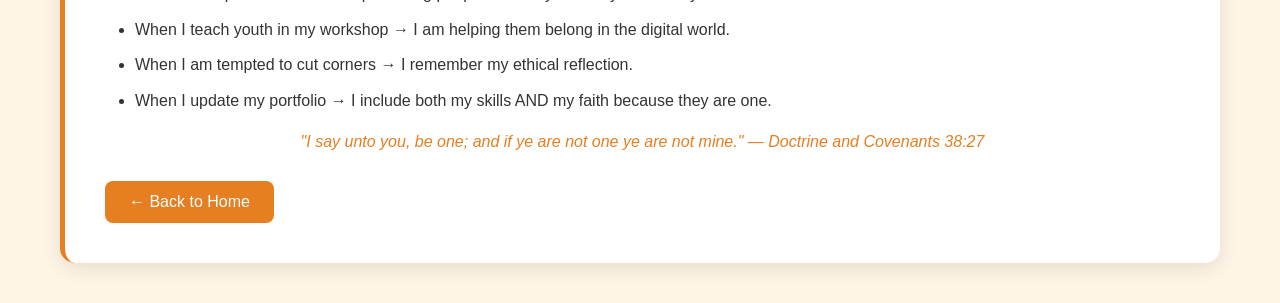
<file: professional.html>
<!DOCTYPE html>
<html lang="en">
<head>
    <meta charset="UTF-8">
    <meta name="viewport" content="width=device-width, initial-scale=1.0">
    <title>Professional Growth Portfolio</title>
    <style>
        * {
            margin: 0;
            padding: 0;
            box-sizing: border-box;
        }
        
        body {
            font-family: 'Segoe UI', Tahoma, Geneva, Verdana, sans-serif;
            background: #fff5e6;
            color: #333;
        }
        
        .nav-bar {
            background: #e67e22;
            padding: 15px 0;
            position: sticky;
            top: 0;
            z-index: 100;
        }
        
        .nav-container {
            max-width: 1200px;
            margin: 0 auto;
            padding: 0 20px;
            display: flex;
            justify-content: space-between;
            align-items: center;
        }
        
        .nav-links a {
            color: white;
            text-decoration: none;
            margin-left: 30px;
            padding: 8px 16px;
            border-radius: 5px;
            transition: background 0.3s;
        }
        
        .nav-links a:hover {
            background: #c0392b;
        }
        
        .nav-links a.active {
            background: #c0392b;
            font-weight: bold;
        }
        
        .container {
            max-width: 1200px;
            margin: 0 auto;
            padding: 40px 20px;
        }
        
        .professional-section {
            background: white;
            padding: 40px;
            border-radius: 15px;
            box-shadow: 0 5px 20px rgba(0,0,0,0.1);
            border-left: 5px solid #e67e22;
        }
        
        h1 {
            color: #e67e22;
            margin-bottom: 10px;
        }
        
        .subtitle {
            color: #666;
            margin-bottom: 30px;
            padding-bottom: 20px;
            border-bottom: 2px solid #e0e0e0;
        }
        
        h2 {
            color: #e67e22;
            margin: 30px 0 15px 0;
            padding-bottom: 10px;
            border-bottom: 2px solid #e0e0e0;
        }
        
        h3 {
            color: #e67e22;
            margin: 20px 0 10px 0;
        }
        
        table {
            width: 100%;
            border-collapse: collapse;
            margin: 20px 0;
        }
        
        th, td {
            border: 1px solid #ddd;
            padding: 12px;
            text-align: left;
        }
        
        th {
            background: #fff5e6;
            color: #e67e22;
            font-weight: bold;
        }
        
        tr:hover {
            background: #f9f9f9;
        }
        
        ul, ol {
            margin: 15px 0;
            padding-left: 30px;
        }
        
        li {
            margin: 10px 0;
            line-height: 1.6;
        }
        
        .skill-badge {
            display: inline-block;
            background: #e67e22;
            color: white;
            padding: 5px 10px;
            border-radius: 5px;
            font-size: 14px;
            margin: 5px;
        }
        
        .back-home {
            display: inline-block;
            margin-top: 30px;
            padding: 12px 24px;
            background: #e67e22;
            color: white;
            text-decoration: none;
            border-radius: 8px;
            transition: background 0.3s;
        }
        
        .back-home:hover {
            background: #c0392b;
        }
        
        @media (max-width: 768px) {
            .professional-section {
                padding: 20px;
            }
            
            table, th, td {
                font-size: 14px;
            }
        }
    </style>
</head>
<body>
    <div class="nav-bar">
        <div class="nav-container">
            <div style="color: white; font-weight: bold;">My Portfolio</div>
            <div class="nav-links">
                <a href="index.html">Home</a>
                <a href="spiritual.html">Spiritual</a>
                <a href="professional.html" class="active">Professional</a>
            </div>
        </div>
    </div>
    
    <div class="container">
        <div class="professional-section">
            <h1>💼 Professional Growth Portfolio</h1>
            <div class="subtitle">Focus: My IT skills, certifications, projects, and career trajectory</div>
            
            <h2>🔧 Technical Competencies</h2>
            <table>
                <tr>
                    <th>Skill</th>
                    <th>Proficiency</th>
                    <th>Evidence</th>
                </tr>
                <tr>
                    <td>Firewall configuration</td>
                    <td>Intermediate</td>
                    <td>Set up home lab with pfSense</td>
                </tr>
                <tr>
                    <td>User support & training</td>
                    <td>Advanced</td>
                    <td>"Tech Skills for Life" workshop</td>
                </tr>
                <tr>
                    <td>Security protocols</td>
                    <td>Learning</td>
                    <td>Completed LinkedIn Learning course</td>
                </tr>
                <tr>
                    <td>Network troubleshooting</td>
                    <td>Intermediate</td>
                    <td>Resolved 50+ tickets in training environment</td>
                </tr>
                <tr>
                    <td>Virtualization</td>
                    <td>Beginner-Intermediate</td>
                    <td>Home lab with Windows Server & Linux</td>
                </tr>
            </table>
            
            <h2>📜 Certifications & Training</h2>
            <ul>
                <li><strong>CompTIA A+</strong> - In progress (exam scheduled for [insert date])</li>
                <li><strong>Google IT Support Certificate</strong> - Completed [insert date]</li>
                <li><strong>Security+</strong> - Planned for Q4 2026</li>
                <li><strong>LinkedIn Learning: Cybersecurity Foundations</strong> - Completed</li>
            </ul>
            
            <h2>🛠️ Key Projects</h2>
            <ul>
                <li><strong>Tech Skills for Life workshop</strong><br>
                    15 youth trained, 90% reported less tech anxiety. Created curriculum and hands-on exercises.</li>
                <li><strong>Home Lab Environment</strong><br>
                    Virtualized environment with pfSense firewall, Windows Server 2019, and Ubuntu Linux.</li>
                <li><strong>Help Desk Simulation</strong><br>
                    Resolved 50+ mock tickets including password resets, network connectivity, and software installation.</li>
            </ul>
            
            <h2>📊 Professional Goals (Next 12 Months)</h2>
            <ol>
                <li>Earn CompTIA A+ certification (by [insert date])</li>
                <li>Land first IT support role or internship</li>
                <li>Build 3 more real-world projects for portfolio:
                    <ul>
                        <li>Active Directory home lab</li>
                        <li>Scripting project (PowerShell or Python)</li>
                        <li>Volunteer IT support for non-profit</li>
                    </ul>
                </li>
                <li>Attend one IT conference or local tech meetup</li>
            </ol>
            
            <h2>🎯 Skills I'm Currently Developing</h2>
            <div>
                <span class="skill-badge">Active Directory</span>
                <span class="skill-badge">PowerShell</span>
                <span class="skill-badge">Python basics</span>
                <span class="skill-badge">Cloud fundamentals (AWS/Azure)</span>
                <span class="skill-badge">Network+ concepts</span>
            </div>
            
            <h2>🔗 How My Faith and IT Career Are One</h2>
            <ul>
                <li>When I set up a firewall → I am protecting people as if they were my own family.</li>
                <li>When I teach youth in my workshop → I am helping them belong in the digital world.</li>
                <li>When I am tempted to cut corners → I remember my ethical reflection.</li>
                <li>When I update my portfolio → I include both my skills AND my faith because they are one.</li>
            </ul>
            
            <p style="font-style: italic; margin-top: 20px; text-align: center; color: #e67e22;">
                "I say unto you, be one; and if ye are not one ye are not mine." — Doctrine and Covenants 38:27
            </p>
            
            <a href="index.html" class="back-home">← Back to Home</a>
        </div>
    </div>
</body>
</html>
</file>
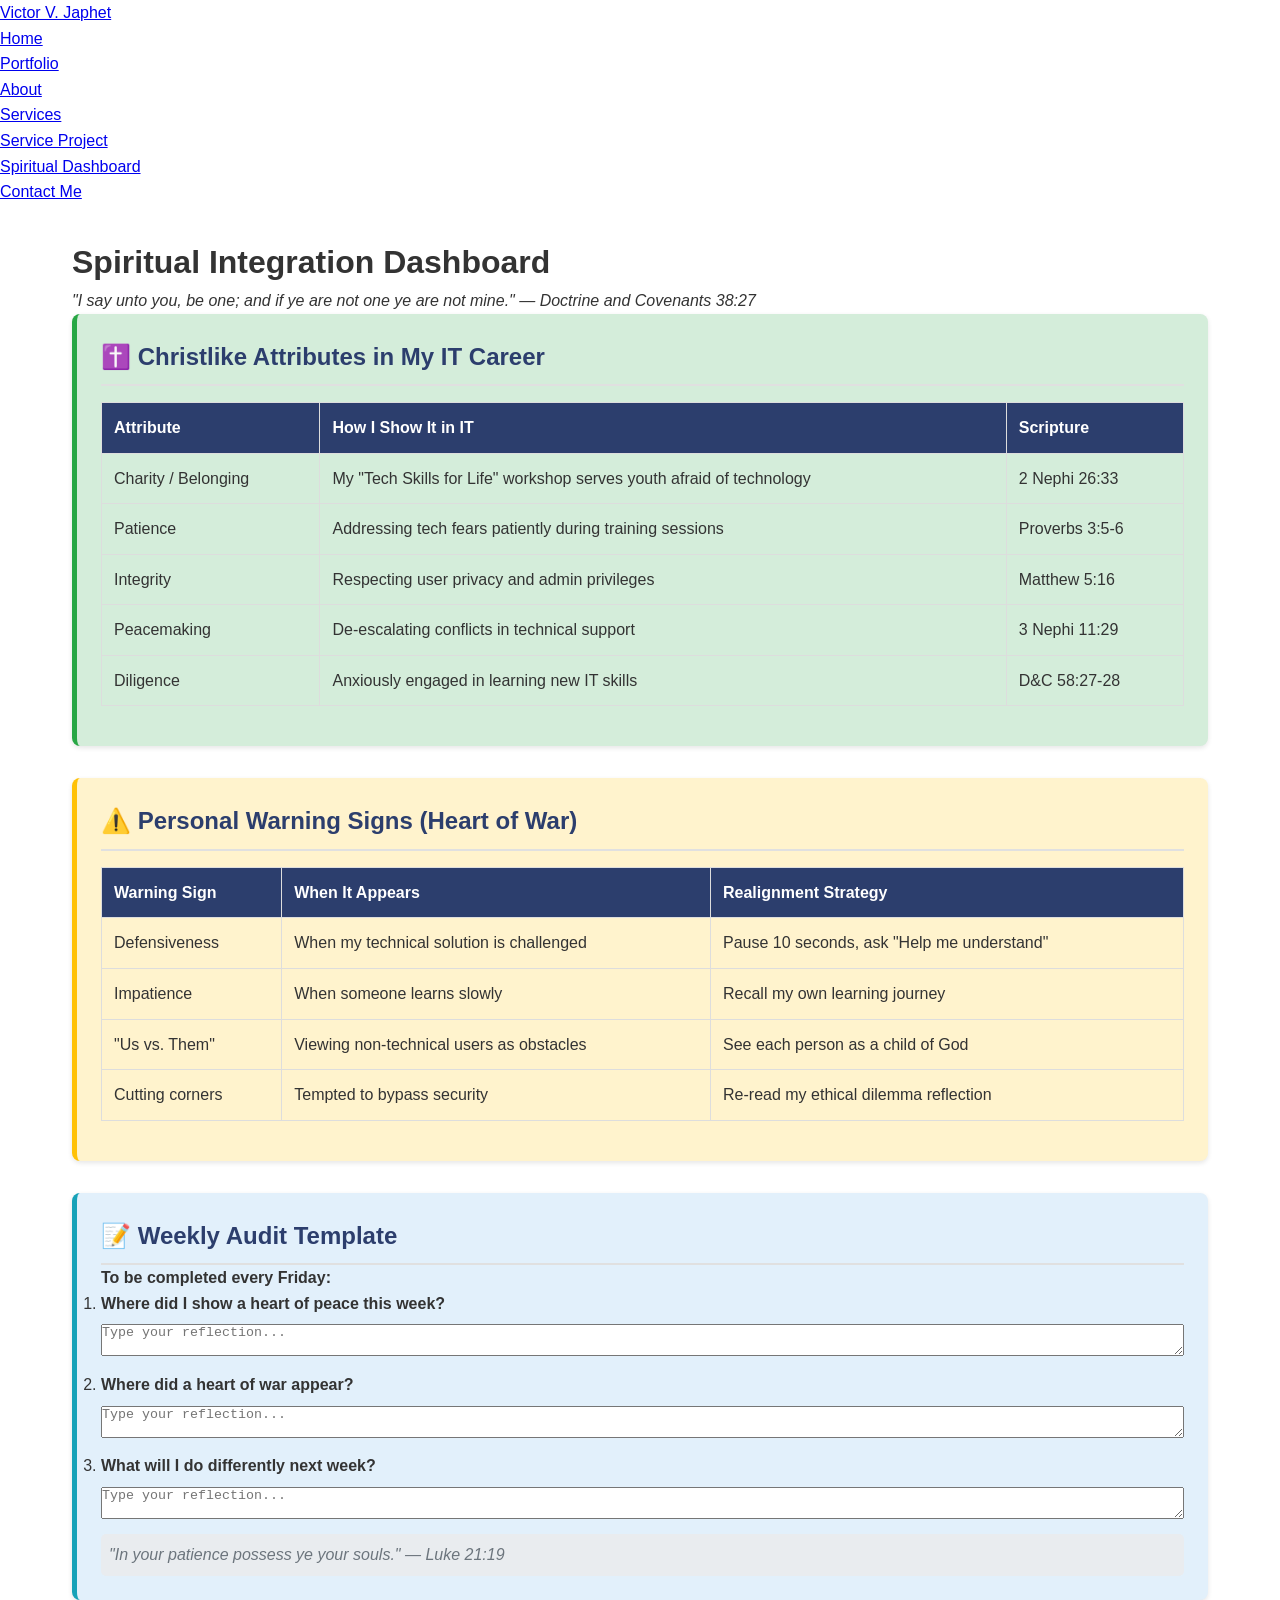
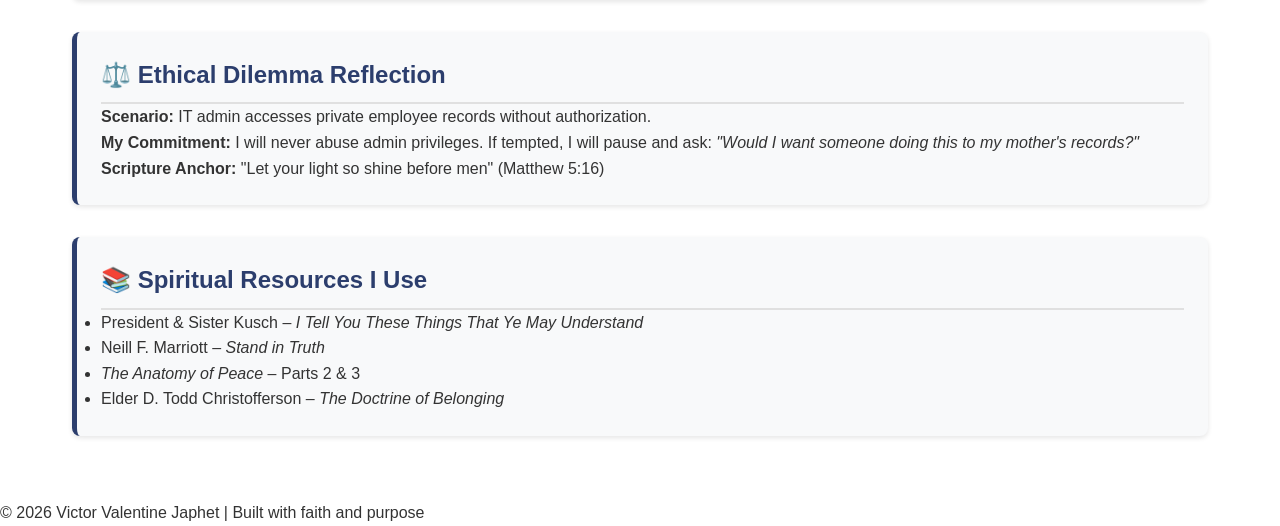
<file: Spiritual-dashboard.html>
<!DOCTYPE html>
<html lang="en">
<head>
    <meta charset="UTF-8">
    <meta name="viewport" content="width=device-width, initial-scale=1.0">
    <title>Victor Japhet - Spiritual Dashboard</title>
    <link rel="stylesheet" href="Style.css">
    <style>
        /* Additional styles specifically for spiritual dashboard */
        .spiritual-container {
            max-width: 1200px;
            margin: 0 auto;
            padding: 2rem;
        }
        .dashboard-card {
            background: #f8f9fa;
            border-left: 5px solid #2c3e6d;
            border-radius: 8px;
            padding: 1.5rem;
            margin-bottom: 2rem;
            box-shadow: 0 2px 5px rgba(0,0,0,0.1);
        }
        .dashboard-card h2 {
            color: #2c3e6d;
            margin-top: 0;
            border-bottom: 2px solid #e0e0e0;
            padding-bottom: 0.5rem;
        }
        .warning-sign {
            background: #fff3cd;
            border-left-color: #ffc107;
        }
        .christlike {
            background: #d4edda;
            border-left-color: #28a745;
        }
        .scripture {
            font-style: italic;
            color: #6c757d;
            background: #e9ecef;
            padding: 0.5rem;
            border-radius: 5px;
        }
        .table-responsive {
            overflow-x: auto;
        }
        table {
            width: 100%;
            border-collapse: collapse;
            margin: 1rem 0;
        }
        th, td {
            border: 1px solid #ddd;
            padding: 0.75rem;
            text-align: left;
        }
        th {
            background: #2c3e6d;
            color: white;
        }
        .weekly-audit {
            background: #e2f0fb;
            border-left-color: #17a2b8;
        }
        @media (max-width: 768px) {
            .spiritual-container {
                padding: 1rem;
            }
            th, td {
                font-size: 0.9rem;
                padding: 0.5rem;
            }
        }
    </style>
</head>
<body>
    <!-- Navigation - same as your homepage -->
    <nav>
        <div class="nav-container">
            <div class="logo">
                <a href="index.html">Victor V. Japhet</a>
            </div>
            <ul class="nav-menu">
                <li><a href="index.html">Home</a></li>
                <li><a href="portfolio.html">Portfolio</a></li>
                <li><a href="about.html">About</a></li>
                <li><a href="services.html">Services</a></li>
                <li><a href="service-project.html">Service Project</a></li>
                <li><a href="spiritual.html" class="active">Spiritual Dashboard</a></li>
                <li><a href="contact.html">Contact Me</a></li>
            </ul>
        </div>
    </nav>

    <main class="spiritual-container">
        <h1>Spiritual Integration Dashboard</h1>
        <p><em>"I say unto you, be one; and if ye are not one ye are not mine." — Doctrine and Covenants 38:27</em></p>

        <!-- Christlike Attributes Section -->
        <div class="dashboard-card christlike">
            <h2>✝️ Christlike Attributes in My IT Career</h2>
            <div class="table-responsive">
                <table>
                    <thead>
                        <tr><th>Attribute</th><th>How I Show It in IT</th><th>Scripture</th></tr>
                    </thead>
                    <tbody>
                        <tr><td>Charity / Belonging</td><td>My "Tech Skills for Life" workshop serves youth afraid of technology</td><td>2 Nephi 26:33</td></tr>
                        <tr><td>Patience</td><td>Addressing tech fears patiently during training sessions</td><td>Proverbs 3:5-6</td></tr>
                        <tr><td>Integrity</td><td>Respecting user privacy and admin privileges</td><td>Matthew 5:16</td></tr>
                        <tr><td>Peacemaking</td><td>De-escalating conflicts in technical support</td><td>3 Nephi 11:29</td></tr>
                        <tr><td>Diligence</td><td>Anxiously engaged in learning new IT skills</td><td>D&C 58:27-28</td></tr>
                    </tbody>
                </table>
            </div>
        </div>

        <!-- Personal Warning Signs Section -->
        <div class="dashboard-card warning-sign">
            <h2>⚠️ Personal Warning Signs (Heart of War)</h2>
            <div class="table-responsive">
                <table>
                    <thead><tr><th>Warning Sign</th><th>When It Appears</th><th>Realignment Strategy</th></tr></thead>
                    <tbody>
                        <tr><td>Defensiveness</td><td>When my technical solution is challenged</td><td>Pause 10 seconds, ask "Help me understand"</td></tr>
                        <tr><td>Impatience</td><td>When someone learns slowly</td><td>Recall my own learning journey</td></tr>
                        <tr><td>"Us vs. Them"</td><td>Viewing non-technical users as obstacles</td><td>See each person as a child of God</td></tr>
                        <tr><td>Cutting corners</td><td>Tempted to bypass security</td><td>Re-read my ethical dilemma reflection</td></tr>
                    </tbody>
                </table>
            </div>
        </div>

        <!-- Weekly Audit Template -->
        <div class="dashboard-card weekly-audit">
            <h2>📝 Weekly Audit Template</h2>
            <p><strong>To be completed every Friday:</strong></p>
            <ol>
                <li><strong>Where did I show a heart of peace this week?</strong><br>
                <textarea rows="2" placeholder="Type your reflection..." style="width:100%; margin:0.5rem 0;"></textarea></li>
                <li><strong>Where did a heart of war appear?</strong><br>
                <textarea rows="2" placeholder="Type your reflection..." style="width:100%; margin:0.5rem 0;"></textarea></li>
                <li><strong>What will I do differently next week?</strong><br>
                <textarea rows="2" placeholder="Type your reflection..." style="width:100%; margin:0.5rem 0;"></textarea></li>
            </ol>
            <p class="scripture">"In your patience possess ye your souls." — Luke 21:19</p>
        </div>

        <!-- Ethical Dilemma Summary -->
        <div class="dashboard-card">
            <h2>⚖️ Ethical Dilemma Reflection</h2>
            <p><strong>Scenario:</strong> IT admin accesses private employee records without authorization.</p>
            <p><strong>My Commitment:</strong> I will never abuse admin privileges. If tempted, I will pause and ask: <em>"Would I want someone doing this to my mother's records?"</em></p>
            <p><strong>Scripture Anchor:</strong> "Let your light so shine before men" (Matthew 5:16)</p>
        </div>

        <!-- Resources -->
        <div class="dashboard-card">
            <h2>📚 Spiritual Resources I Use</h2>
            <ul>
                <li>President & Sister Kusch – <em>I Tell You These Things That Ye May Understand</em></li>
                <li>Neill F. Marriott – <em>Stand in Truth</em></li>
                <li><em>The Anatomy of Peace</em> – Parts 2 & 3</li>
                <li>Elder D. Todd Christofferson – <em>The Doctrine of Belonging</em></li>
            </ul>
        </div>
    </main>

    <footer>
        <p>&copy; 2026 Victor Valentine Japhet | Built with faith and purpose</p>
    </footer>
</body>
</html>
</file>
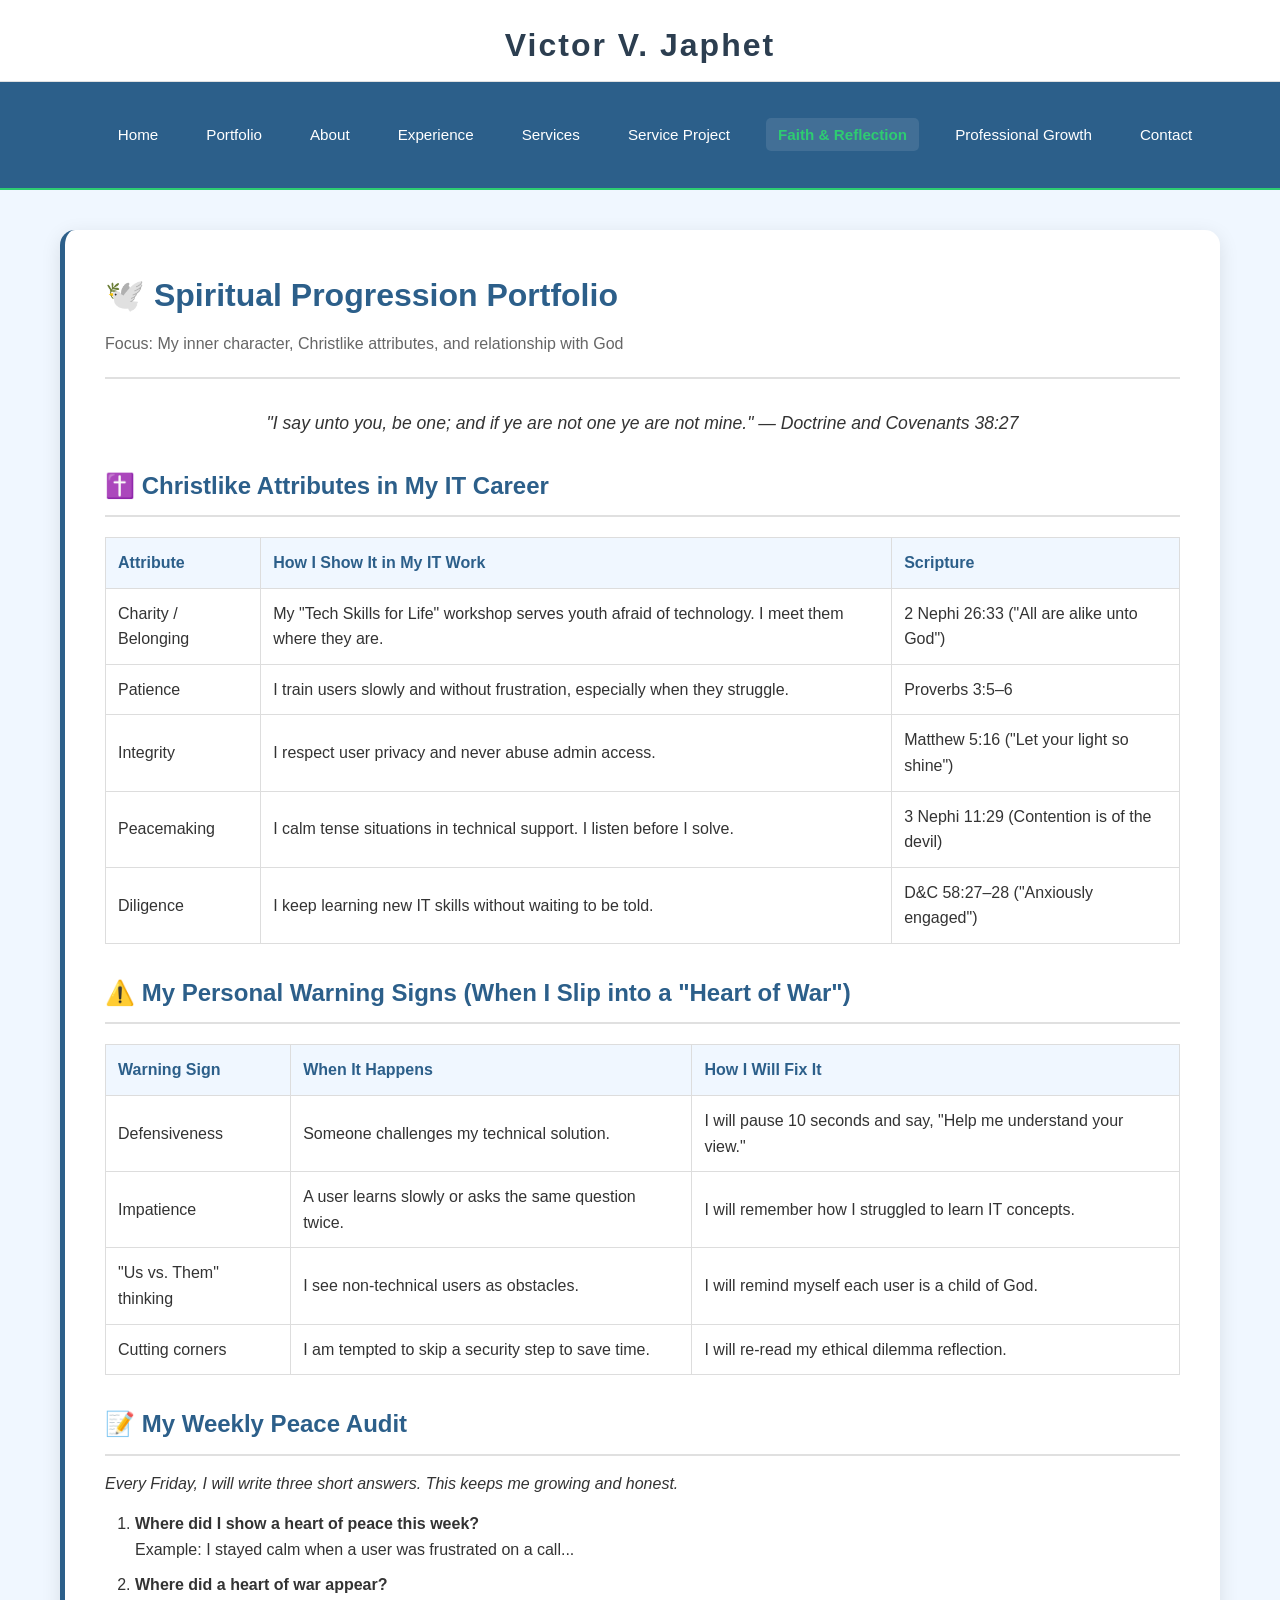
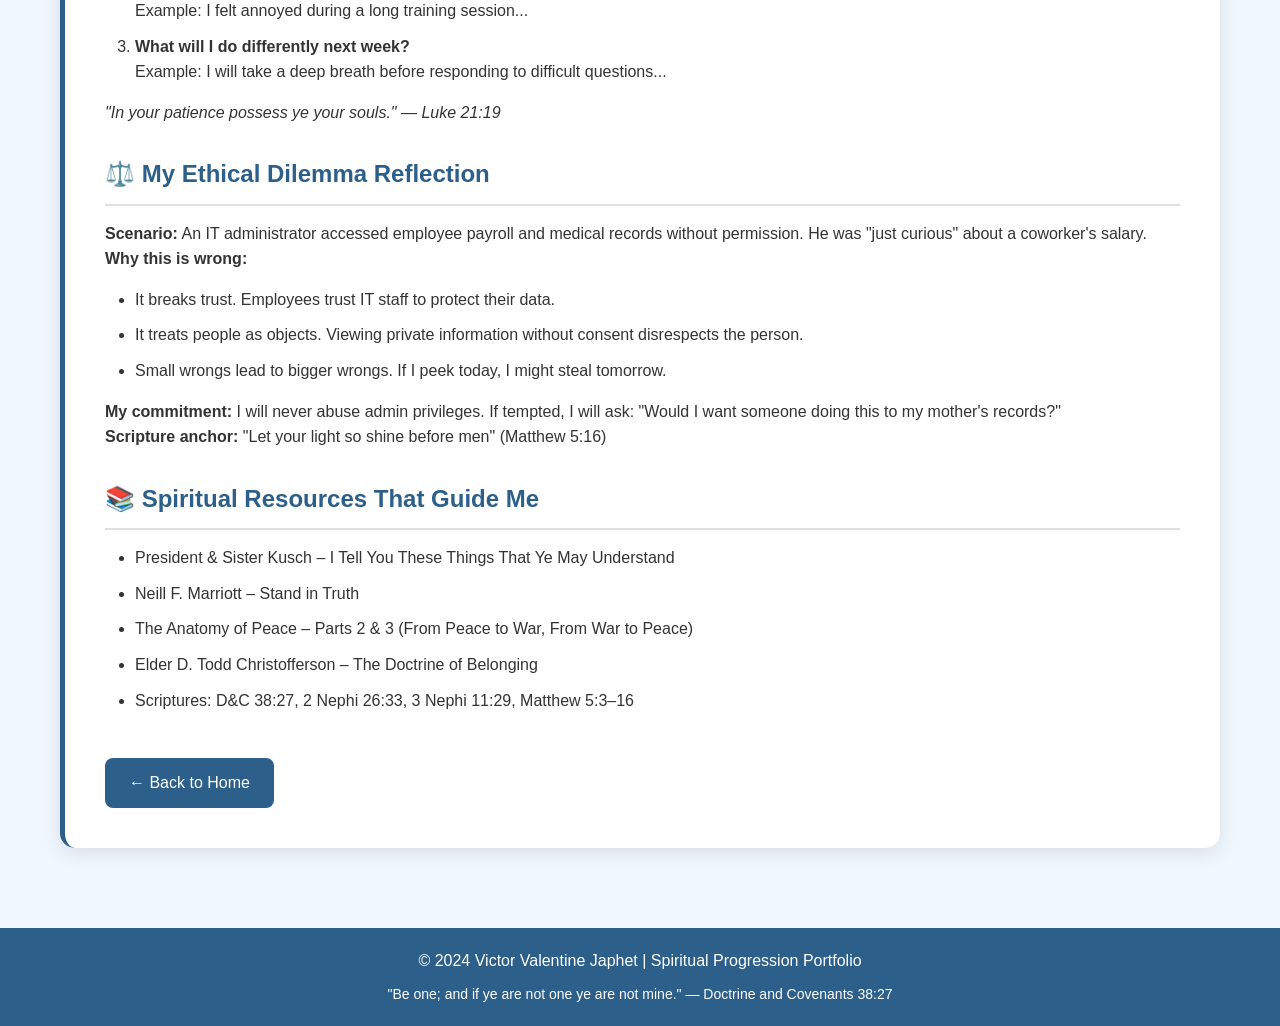
<file: spiritual.html>
<!DOCTYPE html>
<html lang="en">
<head>
    <meta charset="UTF-8">
    <meta name="viewport" content="width=device-width, initial-scale=1.0">
    <title>Spiritual Progression Portfolio | Victor Valentine Japhet</title>
    <style>
        * {
            margin: 0;
            padding: 0;
            box-sizing: border-box;
        }

        body {
            font-family: 'Segoe UI', Tahoma, Geneva, Verdana, sans-serif;
            background: #f0f7ff;
            color: #333;
            line-height: 1.6;
        }

        .top-bar {
            background: #ffffff;
            padding: 20px 0 10px 0;
            text-align: center;
            border-bottom: 1px solid #e0e0e0;
        }

        .top-name {
            font-size: 2rem;
            font-weight: 600;
            color: #2c3e50;
            letter-spacing: 2px;
        }

        .nav-bar {
            background: #2c5f8a;
            padding: 15px 0;
            position: sticky;
            top: 0;
            z-index: 1000;
            border-bottom: 2px solid #2ecc71;
        }

        .nav-container {
            max-width: 1200px;
            margin: 0 auto;
            padding: 0 20px;
        }

        .nav-links {
            display: flex;
            justify-content: center;
            gap: 1.5rem;
            flex-wrap: wrap;
            list-style: none;
        }

        .nav-links a {
            text-decoration: none;
            color: white;
            font-weight: 500;
            padding: 8px 12px;
            transition: all 0.3s;
            font-size: 0.95rem;
        }

        .nav-links a:hover {
            color: #2ecc71;
            background: rgba(255,255,255,0.1);
            border-radius: 5px;
        }

        .nav-links a.active {
            color: #2ecc71;
            font-weight: bold;
            background: rgba(255,255,255,0.1);
            border-radius: 5px;
        }

        .container {
            max-width: 1200px;
            margin: 0 auto;
            padding: 40px 20px;
        }

        .spiritual-section {
            background: white;
            padding: 40px;
            border-radius: 15px;
            box-shadow: 0 5px 20px rgba(0,0,0,0.1);
            border-left: 5px solid #2c5f8a;
        }

        h1 {
            color: #2c5f8a;
            margin-bottom: 10px;
            font-size: 2rem;
        }

        .subtitle {
            color: #666;
            margin-bottom: 30px;
            padding-bottom: 20px;
            border-bottom: 2px solid #e0e0e0;
        }

        h2 {
            color: #2c5f8a;
            margin: 30px 0 15px 0;
            padding-bottom: 10px;
            border-bottom: 2px solid #e0e0e0;
            font-size: 1.5rem;
        }

        table {
            width: 100%;
            border-collapse: collapse;
            margin: 20px 0;
        }

        th, td {
            border: 1px solid #ddd;
            padding: 12px;
            text-align: left;
        }

        th {
            background: #f0f7ff;
            color: #2c5f8a;
            font-weight: bold;
        }

        tr:hover {
            background: #f9f9f9;
        }

        ul, ol {
            margin: 15px 0;
            padding-left: 30px;
        }

        li {
            margin: 10px 0;
            line-height: 1.6;
        }

        .back-home {
            display: inline-block;
            margin-top: 30px;
            padding: 12px 24px;
            background: #2c5f8a;
            color: white;
            text-decoration: none;
            border-radius: 8px;
            transition: background 0.3s;
        }

        .back-home:hover {
            background: #1a4468;
        }

        footer {
            background: #2c5f8a;
            color: white;
            text-align: center;
            padding: 20px;
            margin-top: 40px;
        }

        @media (max-width: 768px) {
            .spiritual-section {
                padding: 20px;
            }
            table, th, td {
                font-size: 12px;
            }
            .nav-links {
                gap: 0.5rem;
            }
            .nav-links a {
                padding: 5px 8px;
                font-size: 0.7rem;
            }
            h1 {
                font-size: 1.5rem;
            }
            h2 {
                font-size: 1.2rem;
            }
        }
    </style>
</head>
<body>

    <div class="top-bar">
        <div class="top-name">Victor V. Japhet</div>
    </div>

    <div class="nav-bar">
        <div class="nav-container">
            <ul class="nav-links">
                <li><a href="index.html">Home</a></li>
                <li><a href="index.html#portfolio">Portfolio</a></li>
                <li><a href="index.html#about">About</a></li>
                <li><a href="index.html#experience">Experience</a></li>
                <li><a href="index.html#services">Services</a></li>
                <li><a href="index.html#service-project">Service Project</a></li>
                <li><a href="spiritual.html" class="active">Faith & Reflection</a></li>
                <li><a href="professional.html">Professional Growth</a></li>
                <li><a href="index.html#contact">Contact</a></li>
            </ul>
        </div>
    </div>

    <div class="container">
        <div class="spiritual-section">
            <h1>🕊️ Spiritual Progression Portfolio</h1>
            <div class="subtitle">Focus: My inner character, Christlike attributes, and relationship with God</div>
            
            <p style="font-style: italic; margin-bottom: 30px; text-align: center; font-size: 1.1rem;">"I say unto you, be one; and if ye are not one ye are not mine." — Doctrine and Covenants 38:27</p>
            
            <h2>✝️ Christlike Attributes in My IT Career</h2>
            <table>
                <tr>
                    <th>Attribute</th>
                    <th>How I Show It in My IT Work</th>
                    <th>Scripture</th>
                </tr>
                <tr>
                    <td>Charity / Belonging</td>
                    <td>My "Tech Skills for Life" workshop serves youth afraid of technology. I meet them where they are.</td>
                    <td>2 Nephi 26:33 ("All are alike unto God")</td>
                </tr>
                <tr>
                    <td>Patience</td>
                    <td>I train users slowly and without frustration, especially when they struggle.</td>
                    <td>Proverbs 3:5–6</td>
                </tr>
                <tr>
                    <td>Integrity</td>
                    <td>I respect user privacy and never abuse admin access.</td>
                    <td>Matthew 5:16 ("Let your light so shine")</td>
                </tr>
                <tr>
                    <td>Peacemaking</td>
                    <td>I calm tense situations in technical support. I listen before I solve.</td>
                    <td>3 Nephi 11:29 (Contention is of the devil)</td>
                </tr>
                <tr>
                    <td>Diligence</td>
                    <td>I keep learning new IT skills without waiting to be told.</td>
                    <td>D&C 58:27–28 ("Anxiously engaged")</td>
                </tr>
            </table>
            
            <h2>⚠️ My Personal Warning Signs (When I Slip into a "Heart of War")</h2>
            <table>
                <tr>
                    <th>Warning Sign</th>
                    <th>When It Happens</th>
                    <th>How I Will Fix It</th>
                </tr>
                <tr>
                    <td>Defensiveness</td>
                    <td>Someone challenges my technical solution.</td>
                    <td>I will pause 10 seconds and say, "Help me understand your view."</td>
                </tr>
                <tr>
                    <td>Impatience</td>
                    <td>A user learns slowly or asks the same question twice.</td>
                    <td>I will remember how I struggled to learn IT concepts.</td>
                </tr>
                <tr>
                    <td>"Us vs. Them" thinking</td>
                    <td>I see non-technical users as obstacles.</td>
                    <td>I will remind myself each user is a child of God.</td>
                </tr>
                <tr>
                    <td>Cutting corners</td>
                    <td>I am tempted to skip a security step to save time.</td>
                    <td>I will re-read my ethical dilemma reflection.</td>
                </tr>
            </table>
            
            <h2>📝 My Weekly Peace Audit</h2>
            <p><em>Every Friday, I will write three short answers. This keeps me growing and honest.</em></p>
            <ol>
                <li><strong>Where did I show a heart of peace this week?</strong><br>Example: I stayed calm when a user was frustrated on a call...</li>
                <li><strong>Where did a heart of war appear?</strong><br>Example: I felt annoyed during a long training session...</li>
                <li><strong>What will I do differently next week?</strong><br>Example: I will take a deep breath before responding to difficult questions...</li>
            </ol>
            <p style="font-style: italic; margin-top: 15px;">"In your patience possess ye your souls." — Luke 21:19</p>
            
            <h2>⚖️ My Ethical Dilemma Reflection</h2>
            <p><strong>Scenario:</strong> An IT administrator accessed employee payroll and medical records without permission. He was "just curious" about a coworker's salary.</p>
            <p><strong>Why this is wrong:</strong></p>
            <ul>
                <li>It breaks trust. Employees trust IT staff to protect their data.</li>
                <li>It treats people as objects. Viewing private information without consent disrespects the person.</li>
                <li>Small wrongs lead to bigger wrongs. If I peek today, I might steal tomorrow.</li>
            </ul>
            <p><strong>My commitment:</strong> I will never abuse admin privileges. If tempted, I will ask: "Would I want someone doing this to my mother's records?"</p>
            <p><strong>Scripture anchor:</strong> "Let your light so shine before men" (Matthew 5:16)</p>
            
            <h2>📚 Spiritual Resources That Guide Me</h2>
            <ul>
                <li>President & Sister Kusch – I Tell You These Things That Ye May Understand</li>
                <li>Neill F. Marriott – Stand in Truth</li>
                <li>The Anatomy of Peace – Parts 2 & 3 (From Peace to War, From War to Peace)</li>
                <li>Elder D. Todd Christofferson – The Doctrine of Belonging</li>
                <li>Scriptures: D&C 38:27, 2 Nephi 26:33, 3 Nephi 11:29, Matthew 5:3–16</li>
            </ul>
            
            <a href="index.html" class="back-home">← Back to Home</a>
        </div>
    </div>

    <footer>
        <p>© 2024 Victor Valentine Japhet | Spiritual Progression Portfolio</p>
        <p style="margin-top: 10px; font-size: 14px;">"Be one; and if ye are not one ye are not mine." — Doctrine and Covenants 38:27</p>
    </footer>
</body>
</html>
</file>
<file: Style.css>
/* Reset and Base Styles */
* {
    margin: 0;
    padding: 0;
    box-sizing: border-box;
}

body {
    font-family: 'Segoe UI', Tahoma, Geneva, Verdana, sans-serif;
    line-height: 1.6;
    background: #ffffff;
    color: #333333;
}

/* Hero Profile Image Styles */
.profile-image-container {
    display: flex;
    flex-direction: column;
    align-items: center;
    margin-bottom: 2rem;
}

.hero-profile-image {
    width: 150px;
    height: 150px;
    border-radius: 50%;
    object-fit: cover;
    border: 4px solid #2ecc71;
    box-shadow: 0 10px 30px rgba(46,204,113,0.3);
    transition: transform 0.3s, box-shadow 0.3s;
}

.hero-profile-image:hover {
    transform: scale(1.05);
    box-shadow: 0 15px 40px rgba(46,204,113,0.4);
}

.profile-name {
    margin-top: 0.5rem;
    font-size: 1.2rem;
    font-weight: 600;
    color: #2ecc71;
    letter-spacing: 1px;
}

/* Header and Navigation */
.header {
    position: fixed;
    top: 0;
    left: 0;
    width: 100%;
    background: #ffffff;
    box-shadow: 0 2px 15px rgba(0,0,0,0.1);
    z-index: 1000;
    border-bottom: 2px solid #2ecc71;
}

.navbar {
    display: flex;
    justify-content: space-between;
    align-items: center;
    padding: 1rem 5%;
    max-width: 1200px;
    margin: 0 auto;
}

.logo-heading {
    font-size: 1.8rem;
    color: #2ecc71;
}

.menu-list {
    display: flex;
    list-style: none;
    gap: 2rem;
}

.menu-list-items a {
    text-decoration: none;
    color: #333333;
    font-weight: 500;
    transition: all 0.3s;
}

.menu-list-items a:hover {
    color: #2ecc71;
}

/* Hamburger Menu (hidden by default) */
.hamburger {
    display: none;
    cursor: pointer;
}

.hamburger-icon, .cross-icon {
    font-size: 1.5rem;
    color: #2ecc71;
}

.cross-icon {
    display: none;
}

/* Hero Section */
.hero {
    min-height: 100vh;
    background: linear-gradient(135deg, #ffffff 0%, #f0f0f0 50%, #e8f5e9 100%);
    display: flex;
    align-items: center;
    justify-content: center;
    text-align: center;
    color: #333333;
    padding: 0 5%;
    border-bottom: 1px solid #2ecc71;
}

.intro {
    max-width: 800px;
}

.greet-heading {
    font-size: 1.5rem;
    margin-bottom: 1rem;
    color: #2ecc71;
}

.my-heading {
    font-size: 3.5rem;
    margin-bottom: 1rem;
    color: #000000;
}

.sub-heading {
    font-size: 1.2rem;
    margin-bottom: 2rem;
    color: #666666;
}

.intro-buttons {
    display: flex;
    gap: 1rem;
    justify-content: center;
}

.btn {
    padding: 12px 30px;
    font-size: 1rem;
    border: none;
    border-radius: 5px;
    cursor: pointer;
    transition: transform 0.3s, box-shadow 0.3s;
}

.btn:hover {
    transform: translateY(-2px);
    box-shadow: 0 5px 15px rgba(46,204,113,0.3);
}

.common-btn {
    background: #2ecc71;
    color: white;
}

.ghost-btn {
    background: transparent;
    color: #2ecc71;
    border: 2px solid #2ecc71;
}

.ghost-btn:hover {
    background: rgba(46,204,113,0.1);
}

/* Portfolio Section */
.portfolio {
    padding: 5rem 5%;
    background: #ffffff;
}

.text-center {
    text-align: center;
}

.portfolio-heading {
    margin-bottom: 3rem;
}

.portfolio-heading .my-heading {
    color: #000000;
}

.my-row {
    display: flex;
    gap: 2rem;
    margin-bottom: 2rem;
    flex-wrap: wrap;
}

.my-col {
    flex: 1;
    min-width: 250px;
}

.my-card {
    background: #ffffff;
    border-radius: 10px;
    overflow: hidden;
    box-shadow: 0 3px 10px rgba(0,0,0,0.1);
    transition: transform 0.3s, box-shadow 0.3s;
    border: 1px solid #e0e0e0;
}

.my-card:hover {
    transform: translateY(-5px);
    box-shadow: 0 10px 30px rgba(46,204,113,0.15);
    border-color: #2ecc71;
}

.port-card {
    text-align: center;
    padding-bottom: 1rem;
}

/* ======================================== */
/* BLUE BACKGROUNDS FOR PORTFOLIO CARDS    */
/* ======================================== */

.image {
    position: relative;
    overflow: hidden;
}

/* Computer Operator Card - Deep Blue Gradient */
.my-row:first-child .my-col:nth-child(1) .image {
    background: linear-gradient(135deg, #1e3c72 0%, #2a5298 100%);
    padding: 40px 20px;
}

/* Technical Support Card - Dark Navy Gradient */
.my-row:first-child .my-col:nth-child(2) .image {
    background: linear-gradient(135deg, #0f2027 0%, #203a43 50%, #2c5364 100%);
    padding: 40px 20px;
}

/* IT Consulting Card - Royal Blue to Cyan Gradient */
.my-row:first-child .my-col:nth-child(3) .image {
    background: linear-gradient(135deg, #1a2980 0%, #26d0ce 100%);
    padding: 40px 20px;
}

/* Data Management Card - Deep Blue to Bright Blue Gradient */
.my-row:last-child .my-col:nth-child(1) .image {
    background: linear-gradient(135deg, #000428 0%, #004e92 100%);
    padding: 40px 20px;
}

/* Microsoft Suite Card - Teal to Green Gradient */
.my-row:last-child .my-col:nth-child(2) .image {
    background: linear-gradient(135deg, #134e5e 0%, #71b280 100%);
    padding: 40px 20px;
}

/* Cloud Server Card - Midnight Blue Gradient */
.my-row:last-child .my-col:nth-child(3) .image {
    background: linear-gradient(135deg, #0f2027 0%, #203a43 50%, #2c5364 100%);
    padding: 40px 20px;
}

/* Style for the images inside blue backgrounds */
.image img {
    width: 120px;
    height: 120px;
    border-radius: 50%;
    object-fit: cover;
    border: 4px solid #2ecc71;
    box-shadow: 0 5px 25px rgba(0,0,0,0.3);
    transition: transform 0.3s, box-shadow 0.3s;
    background: white;
}

.image img:hover {
    transform: scale(1.08);
    box-shadow: 0 8px 35px rgba(0,0,0,0.4);
}

/* Decorative radial overlay for blue backgrounds */
.image::before {
    content: '';
    position: absolute;
    top: -50%;
    left: -50%;
    width: 200%;
    height: 200%;
    background: radial-gradient(circle, rgba(255,255,255,0.15) 0%, rgba(255,255,255,0) 70%);
    transform: rotate(45deg);
    pointer-events: none;
}

/* Second decorative element - dots pattern */
.image::after {
    content: '';
    position: absolute;
    bottom: 10px;
    right: 10px;
    width: 50px;
    height: 50px;
    background: radial-gradient(circle, rgba(255,255,255,0.1) 2px, transparent 2px);
    background-size: 10px 10px;
    pointer-events: none;
    border-radius: 50%;
}

/* Text styling for portfolio cards */
.port-card .greet-heading {
    margin-top: 1rem;
    font-size: 1.3rem;
    color: #2ecc71;
}

.port-card .small-para {
    font-size: 0.9rem;
    color: #666666;
}

.blue-text {
    color: #2ecc71;
}

/* About Section */
.about {
    display: flex;
    align-items: center;
    gap: 3rem;
    padding: 5rem 5%;
    max-width: 1200px;
    margin: 0 auto;
    flex-wrap: wrap;
    background: #f9f9f9;
    border-radius: 20px;
}

.about-text {
    flex: 1;
}

.about-text p {
    margin-top: 1rem;
    color: #666666;
}

.lead-para {
    font-size: 1.1rem;
    color: #333333;
}

.about-image {
    flex: 1;
}

.about-image img {
    width: 100%;
    border-radius: 10px;
    box-shadow: 0 5px 20px rgba(0,0,0,0.1);
    border: 2px solid #2ecc71;
}

/* Services Section */
.services {
    padding: 5rem 5%;
    background: #ffffff;
}

.services-heading {
    margin-bottom: 3rem;
}

.services-heading .my-heading {
    color: #000000;
}

.services-content .my-card {
    padding: 2rem;
    text-align: center;
    background: #ffffff;
    border: 1px solid #e0e0e0;
}

.services-content .my-card:hover {
    border-color: #2ecc71;
    box-shadow: 0 10px 30px rgba(46,204,113,0.1);
}

.icon {
    font-size: 3rem;
    color: #2ecc71;
    margin-bottom: 1rem;
}

/* Contact Section */
.contact {
    padding: 5rem 5%;
    background: #f9f9f9;
}

.contact-heading {
    margin-bottom: 3rem;
}

.contact-heading .my-heading {
    color: #000000;
}

.contact-content {
    display: flex;
    gap: 3rem;
    max-width: 1200px;
    margin: 0 auto;
    flex-wrap: wrap;
}

.contact-form-container, .contact-details {
    flex: 1;
    background: #ffffff;
    padding: 2rem;
    border-radius: 15px;
    border: 1px solid #e0e0e0;
    transition: border-color 0.3s, box-shadow 0.3s;
}

.contact-form-container:hover, .contact-details:hover {
    border-color: #2ecc71;
    box-shadow: 0 10px 30px rgba(46,204,113,0.1);
}

.greet-heading {
    margin-bottom: 1.5rem;
    color: #2ecc71;
}

.form-controls {
    width: 100%;
    padding: 12px;
    margin-bottom: 1rem;
    border: 1px solid #e0e0e0;
    border-radius: 5px;
    font-size: 1rem;
    background: #ffffff;
    color: #333333;
}

.form-controls:focus {
    outline: none;
    border-color: #2ecc71;
    box-shadow: 0 0 5px rgba(46,204,113,0.3);
}

textarea.form-controls {
    resize: vertical;
}

.form-btn {
    width: 100%;
    background: #2ecc71;
    color: white;
}

.details {
    margin-bottom: 1.5rem;
}

.contact-heading {
    color: #2ecc71;
    margin-bottom: 0.5rem;
}

.contact-text {
    color: #666666;
}

/* Service Learning Project Section */
.service-project {
    padding: 5rem 5%;
    background: #ffffff;
}

.project-heading {
    margin-bottom: 3rem;
}

.project-heading .my-heading {
    color: #000000;
}

.project-intro {
    margin-bottom: 3rem;
}

.project-intro h2 {
    font-size: 2rem;
    margin-bottom: 0.5rem;
    color: #2ecc71;
}

.project-details {
    display: flex;
    gap: 2rem;
    margin-bottom: 3rem;
    flex-wrap: wrap;
}

.project-card {
    flex: 1;
    background: #ffffff;
    padding: 2rem;
    border-radius: 10px;
    box-shadow: 0 5px 20px rgba(0,0,0,0.05);
    text-align: center;
    transition: transform 0.3s, border-color 0.3s;
    border: 1px solid #e0e0e0;
}

.project-card:hover {
    transform: translateY(-5px);
    border-color: #2ecc71;
    box-shadow: 0 10px 30px rgba(46,204,113,0.1);
}

.project-card .icon {
    font-size: 2.5rem;
    margin-bottom: 1rem;
}

.project-card h3 {
    margin-bottom: 1rem;
    color: #2ecc71;
}

.project-card p {
    color: #666666;
    line-height: 1.6;
}

.service-project .my-card {
    height: 100%;
    background: #ffffff;
}

.service-project .my-card p {
    margin: 0.5rem 0;
    font-size: 0.95rem;
    color: #666666;
}

/* Footer */
.footer {
    background: #000000;
    color: #ffffff;
    padding: 2rem;
    border-top: 3px solid #2ecc71;
}

.footer-content h4 {
    font-weight: normal;
    margin-bottom: 1rem;
    color: #cccccc;
}

.footer-menu-list {
    display: flex;
    justify-content: center;
    gap: 1.5rem;
    list-style: none;
}

.footer-links {
    color: #ffffff;
    font-size: 1.2rem;
    transition: color 0.3s;
}

.footer-links:hover {
    color: #2ecc71;
}

/* Smooth Scrolling */
html {
    scroll-behavior: smooth;
}

/* Active Navigation Link */
.menu-list-items a.active {
    color: #2ecc71 !important;
}

/* Animations */
@keyframes fadeInUp {
    from {
        opacity: 0;
        transform: translateY(20px);
    }
    to {
        opacity: 1;
        transform: translateY(0);
    }
}

.my-card, .project-card {
    animation: fadeInUp 0.6s ease;
}

/* Scrollbar Styling */
::-webkit-scrollbar {
    width: 10px;
}

::-webkit-scrollbar-track {
    background: #f0f0f0;
}

::-webkit-scrollbar-thumb {
    background: #2ecc71;
    border-radius: 5px;
}

::-webkit-scrollbar-thumb:hover {
    background: #27ae60;
}

/* Responsive Styles */
@media screen and (max-width: 768px) {
    .my-heading {
        font-size: 2.5rem;
    }
    
    .my-row {
        flex-direction: column;
        gap: 1.5rem;
    }
    
    .about {
        flex-direction: column;
        text-align: center;
    }
    
    .contact-content {
        flex-direction: column;
    }
    
    .portfolio-content .my-row {
        flex-direction: column;
    }
    
    .project-details {
        flex-direction: column;
    }
    
    .project-card {
        margin-bottom: 1rem;
    }
    
    /* Profile image responsive */
    .hero-profile-image {
        width: 120px;
        height: 120px;
    }
    
    .profile-name {
        font-size: 1rem;
    }
    
    /* Portfolio images responsive */
    .image img {
        width: 100px;
        height: 100px;
    }
    
    .image {
        padding: 30px 20px !important;
    }
}

@media screen and (max-width: 480px) {
    .menu {
        position: fixed;
        top: 70px;
        left: -100%;
        width: 100%;
        height: calc(100vh - 70px);
        background: #ffffff;
        transition: left 0.3s;
        z-index: 999;
        box-shadow: 0 5px 15px rgba(0,0,0,0.1);
    }
    
    .menu.active {
        left: 0;
    }
    
    .menu-list {
        flex-direction: column;
        align-items: center;
        padding: 2rem;
        gap: 1.5rem;
    }
    
    .hamburger {
        display: block;
    }
    
    .hamburger.active .hamburger-icon {
        display: none;
    }
    
    .hamburger.active .cross-icon {
        display: inline;
    }
    
    .my-heading {
        font-size: 2rem;
    }
    
    .greet-heading {
        font-size: 1.2rem;
    }
    
    .sub-heading {
        font-size: 1rem;
    }
    
    .intro-buttons {
        flex-direction: column;
        gap: 1rem;
    }
    
    .btn {
        width: 100%;
        max-width: 200px;
        margin: 0 auto;
    }
    
    .portfolio {
        padding: 3rem 5%;
    }
    
    .my-col {
        min-width: 100%;
    }
    
    .services {
        padding: 3rem 5%;
    }
    
    .services-content .my-card {
        padding: 1.5rem;
    }
    
    .contact {
        padding: 3rem 5%;
    }
    
    .form-controls {
        font-size: 0.9rem;
    }
    
    .footer-menu-list {
        flex-wrap: wrap;
        gap: 1rem;
    }
    
    .footer-content h4 {
        font-size: 0.9rem;
    }
    
    /* Profile image responsive for mobile */
    .hero-profile-image {
        width: 100px;
        height: 100px;
    }
    
    .profile-name {
        font-size: 0.9rem;
    }
    
    /* Portfolio images responsive for mobile */
    .image img {
        width: 80px;
        height: 80px;
    }
    
    .image {
        padding: 25px 15px !important;
    }
}

@media screen and (max-width: 320px) {
    .my-heading {
        font-size: 1.5rem;
    }
    
    .logo-heading {
        font-size: 1.3rem;
    }
    
    .image img {
        width: 70px;
        height: 70px;
    }
    
    .image {
        padding: 20px 15px !important;
    }
}

/* Spiritual Dashboard Link Styles */
.menu-list-items a[href="spiritual-dashboard.html"] {
    color: #2ecc71;
    font-weight: 600;
}

.menu-list-items a[href="spiritual-dashboard.html"]:hover {
    color: #27ae60;
    text-shadow: 0 0 5px rgba(46,204,113,0.3);
}
</file>
